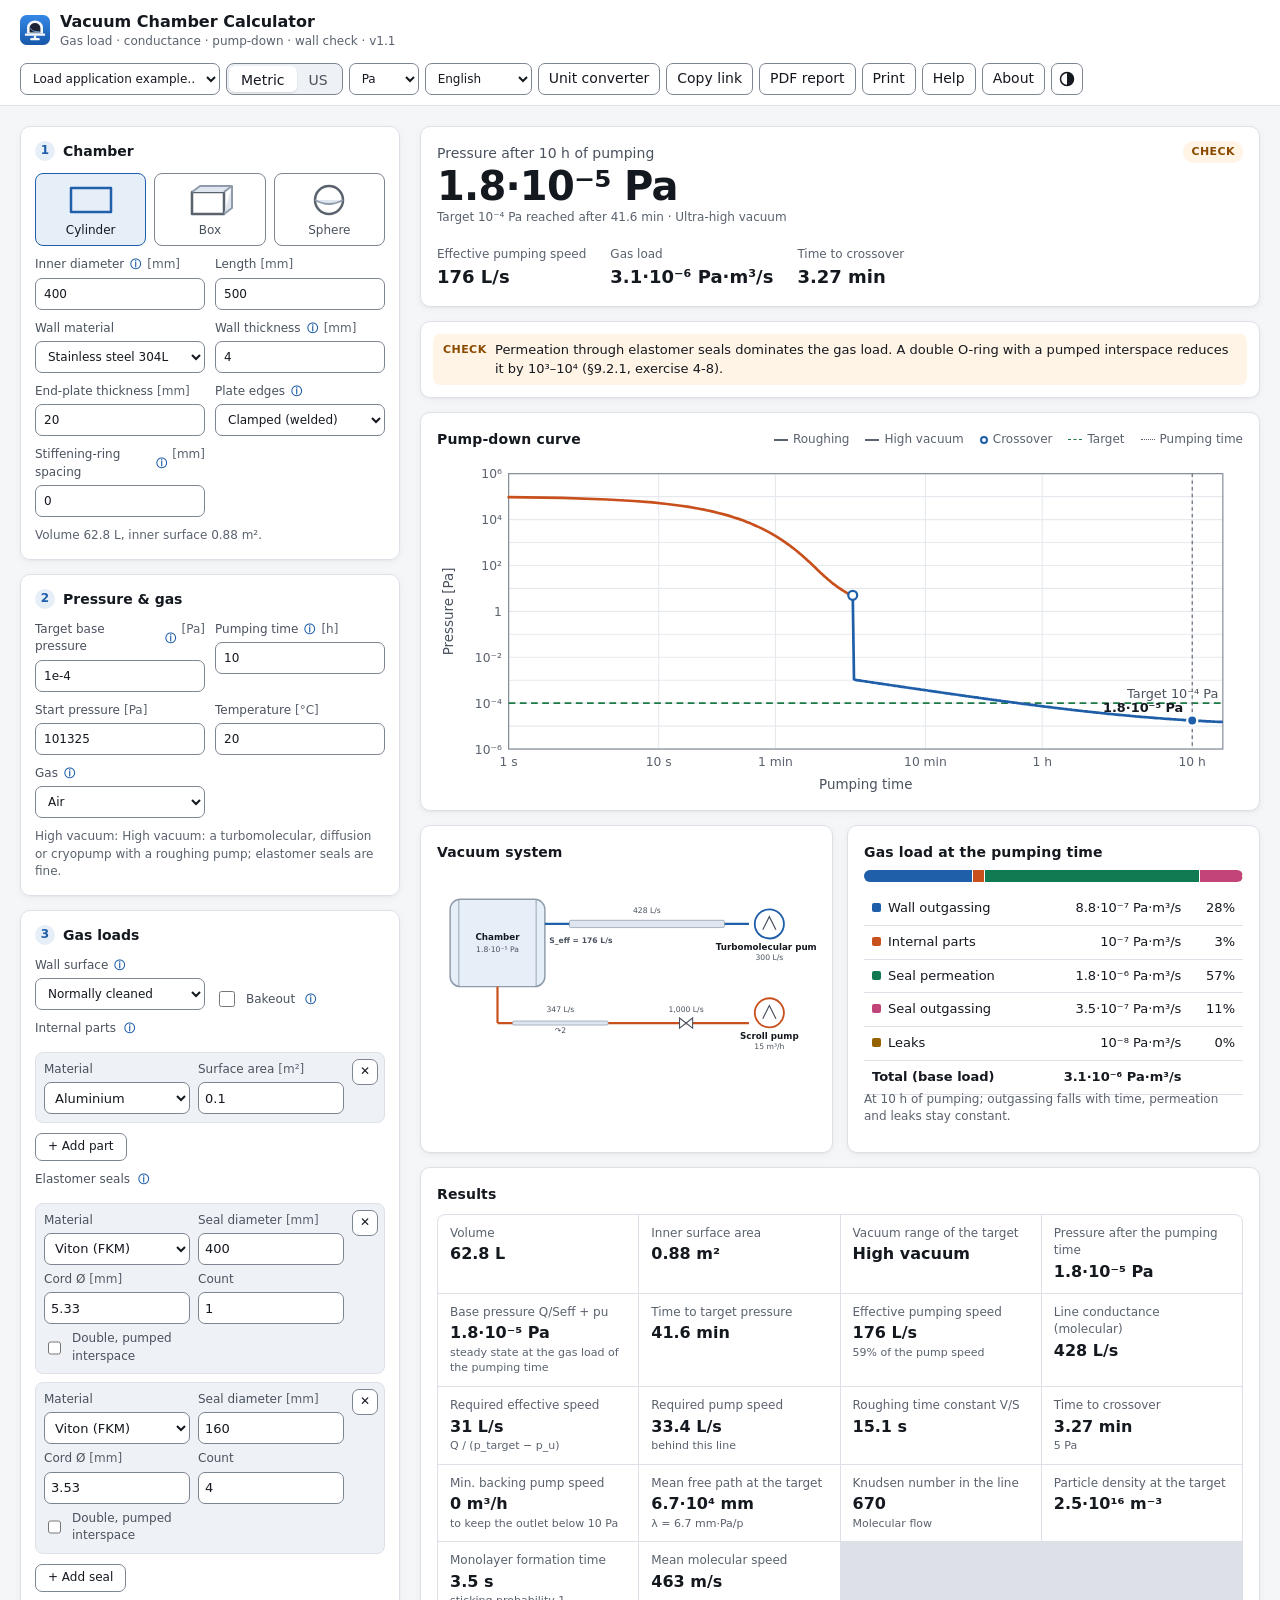
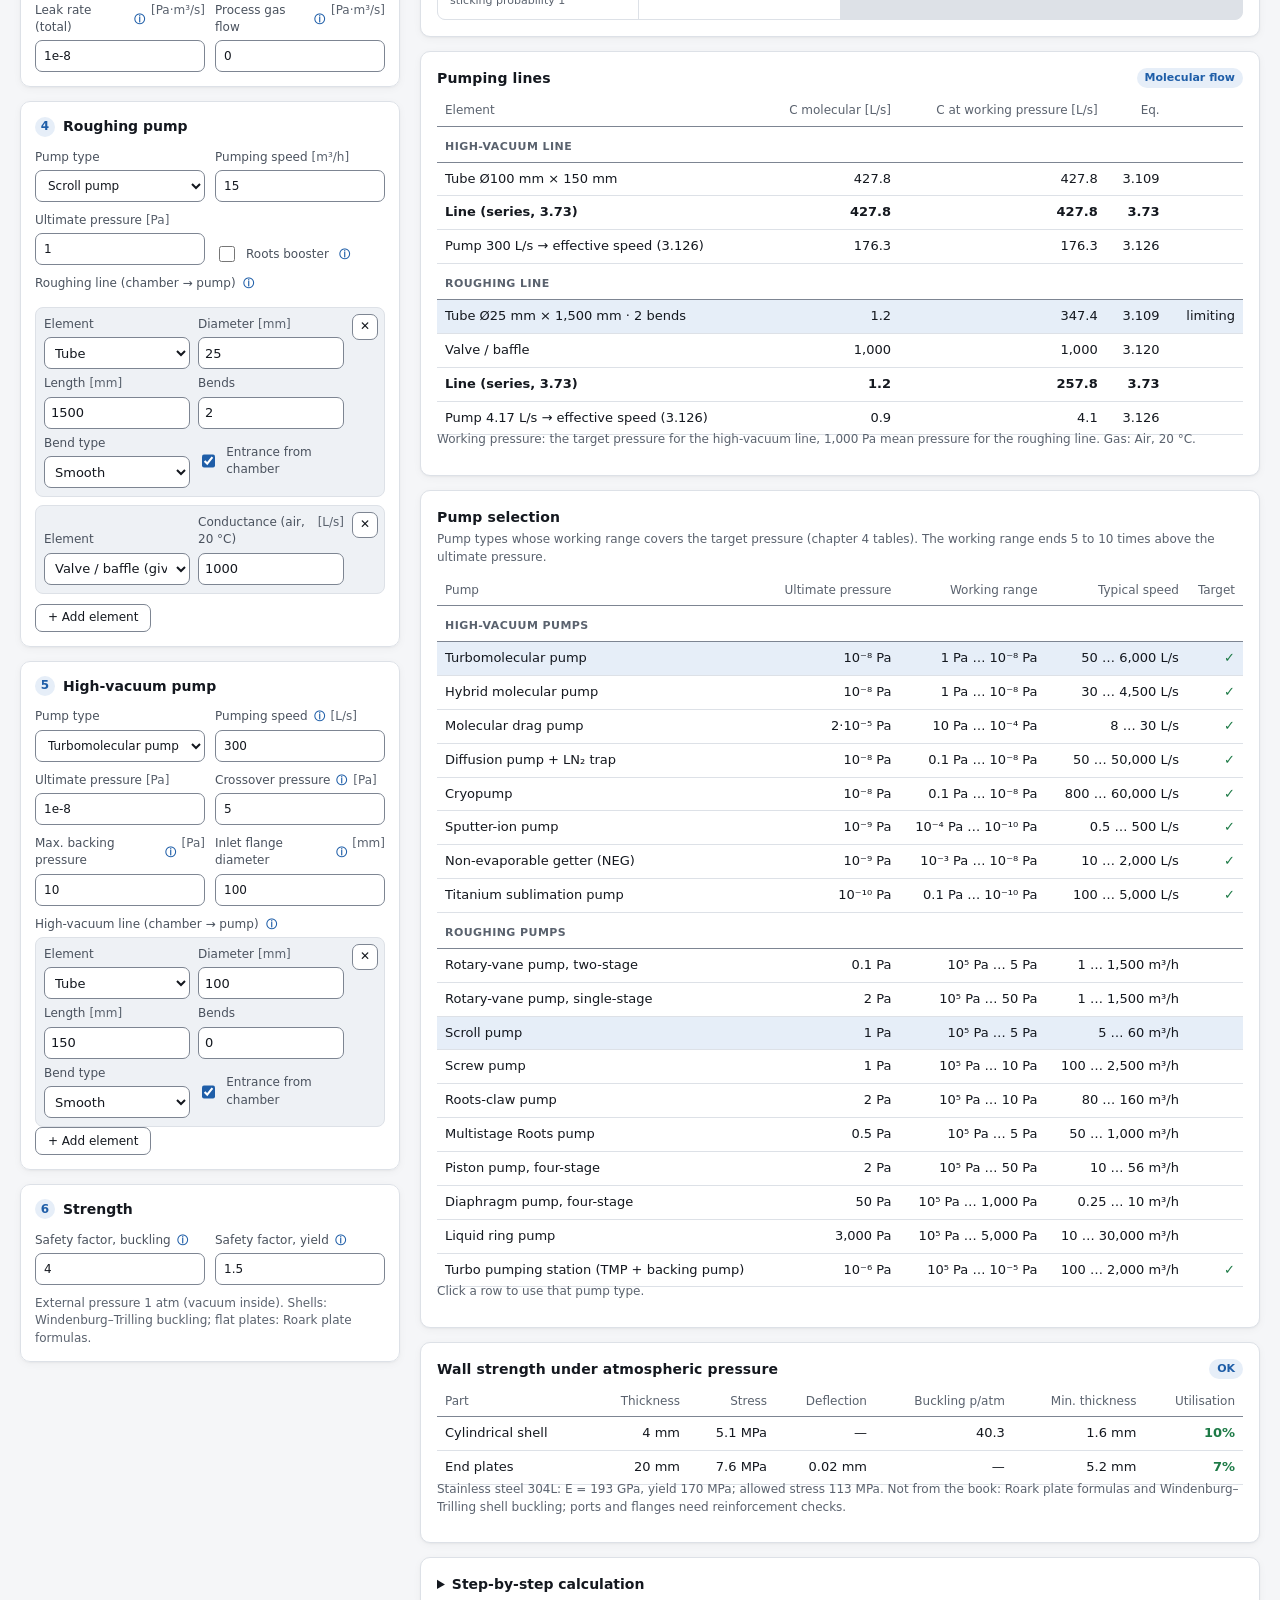
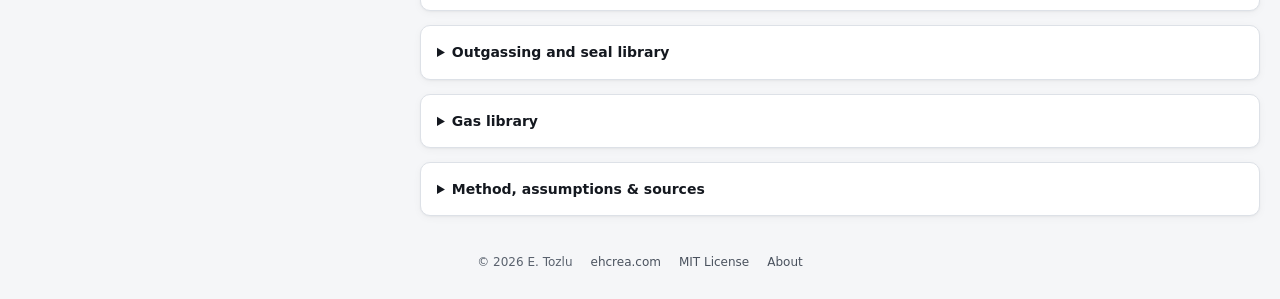
<file: index.html>
<!doctype html>
<html lang="en" data-page="en">
<head>
  <meta charset="utf-8">
  <meta name="viewport" content="width=device-width, initial-scale=1">
  <!-- seo: generated by tools/build-pages.js -->
  <title>Vacuum Chamber Calculator: pump-down time, gas load and conductance</title>
  <meta name="description" content="Free online vacuum chamber calculator: gas load from outgassing, permeation and leaks, conductance of pumping lines, effective pumping speed, pump-down time, pump selection and wall thickness. Metric or US units, PDF report.">
  <link rel="canonical" href="https://ehcrea.github.io/vacuum-chamber-calculator/">
  <link rel="alternate" hreflang="en" href="https://ehcrea.github.io/vacuum-chamber-calculator/">
  <link rel="alternate" hreflang="de" href="https://ehcrea.github.io/vacuum-chamber-calculator/de/">
  <link rel="alternate" hreflang="nl" href="https://ehcrea.github.io/vacuum-chamber-calculator/nl/">
  <link rel="alternate" hreflang="tr" href="https://ehcrea.github.io/vacuum-chamber-calculator/tr/">
  <link rel="alternate" hreflang="es" href="https://ehcrea.github.io/vacuum-chamber-calculator/es/">
  <link rel="alternate" hreflang="x-default" href="https://ehcrea.github.io/vacuum-chamber-calculator/">
  <meta property="og:type" content="website">
  <meta property="og:site_name" content="ehcrea">
  <meta property="og:title" content="Vacuum Chamber Calculator: pump-down time, gas load and conductance">
  <meta property="og:description" content="Free online vacuum chamber calculator: gas load from outgassing, permeation and leaks, conductance of pumping lines, effective pumping speed, pump-down time, pump selection and wall thickness. Metric or US units, PDF report.">
  <meta property="og:url" content="https://ehcrea.github.io/vacuum-chamber-calculator/">
  <meta property="og:image" content="https://ehcrea.github.io/vacuum-chamber-calculator/icons/og-image.png">
  <meta property="og:image:width" content="1200">
  <meta property="og:image:height" content="630">
  <meta property="og:image:alt" content="Vacuum Chamber Calculator: pump-down time, gas load and conductance">
  <meta property="og:locale" content="en_US">
  <meta property="og:locale:alternate" content="de_DE">
  <meta property="og:locale:alternate" content="nl_NL">
  <meta property="og:locale:alternate" content="tr_TR">
  <meta property="og:locale:alternate" content="es_ES">
  <meta name="twitter:card" content="summary_large_image">
  <meta name="twitter:title" content="Vacuum Chamber Calculator: pump-down time, gas load and conductance">
  <meta name="twitter:description" content="Free online vacuum chamber calculator: gas load from outgassing, permeation and leaks, conductance of pumping lines, effective pumping speed, pump-down time, pump selection and wall thickness. Metric or US units, PDF report.">
  <meta name="twitter:image" content="https://ehcrea.github.io/vacuum-chamber-calculator/icons/og-image.png">
  <script type="application/ld+json">{"@context":"https://schema.org","@type":"WebApplication","name":"Vacuum Chamber Calculator","alternateName":"Vacuum Chamber Calculator: pump-down time, gas load and conductance","url":"https://ehcrea.github.io/vacuum-chamber-calculator/","description":"Free online vacuum chamber calculator: gas load from outgassing, permeation and leaks, conductance of pumping lines, effective pumping speed, pump-down time, pump selection and wall thickness. Metric or US units, PDF report.","applicationCategory":"EngineeringApplication","operatingSystem":"Any (web browser)","browserRequirements":"Requires JavaScript","inLanguage":["en","de","nl","tr","es"],"isAccessibleForFree":true,"offers":{"@type":"Offer","price":"0","priceCurrency":"EUR"},"license":"https://opensource.org/licenses/MIT","image":"https://ehcrea.github.io/vacuum-chamber-calculator/icons/og-image.png","author":{"@type":"Person","name":"E. Tozlu","url":"https://erentozlu.com"},"publisher":{"@type":"Organization","name":"ehcrea","url":"https://ehcrea.com"},"codeRepository":"https://github.com/ehcrea/vacuum-chamber-calculator"}</script>
  <!-- /seo -->
  <link rel="icon" href="icons/favicon.svg" type="image/svg+xml">
  <link rel="icon" href="icons/favicon-32.png" sizes="32x32" type="image/png">
  <link rel="icon" href="icons/favicon-16.png" sizes="16x16" type="image/png">
  <link rel="apple-touch-icon" href="icons/app-icon-180.png" sizes="180x180">
  <link rel="manifest" href="manifest.webmanifest">
  <meta name="apple-mobile-web-app-capable" content="yes">
  <meta name="mobile-web-app-capable" content="yes">
  <meta name="apple-mobile-web-app-title" content="Vacuum">
  <meta name="apple-mobile-web-app-status-bar-style" content="default">
  <meta name="theme-color" content="#f5f6f8" media="(prefers-color-scheme: light)">
  <meta name="theme-color" content="#0f1216" media="(prefers-color-scheme: dark)">
  <link rel="stylesheet" href="css/style.css?v=6">
  <script>
    // Apply the saved theme before first paint to avoid a flash.
    try { const t = (localStorage.getItem('ehcrea.theme') || localStorage.getItem('vacuum.theme')); if (t === 'light' || t === 'dark') document.documentElement.setAttribute('data-theme', t); } catch (e) { /* storage unavailable */ }
  </script>
</head>
<body>
  <header class="topbar">
    <div class="brand">
      <img class="logo" src="icons/favicon.svg" alt="" width="30" height="30">
      <div>
        <h1>Vacuum Chamber Calculator</h1>
        <p class="subtitle">Gas load · conductance · pump-down · wall check · v1.1</p>
      </div>
    </div>
    <div class="toolbar">
      <label class="preset">
        <span class="sr-only">Application example</span>
        <select id="preset" aria-label="Application example">
          <option value="">Load application example…</option>
        </select>
      </label>
      <div class="seg" role="radiogroup" aria-label="Unit system" id="units">
        <button type="button" role="radio" data-units="SI" aria-checked="true">Metric</button>
        <button type="button" role="radio" data-units="IMP" aria-checked="false">US</button>
      </div>
      <label class="lang">
        <span class="sr-only">Pressure unit</span>
        <select id="punit" aria-label="Pressure unit">
          <option value="Pa">Pa</option>
          <option value="mbar">mbar</option>
          <option value="Torr">Torr</option>
        </select>
      </label>
      <label class="lang">
        <span class="sr-only">Language</span>
        <select id="lang" aria-label="Language"></select>
      </label>
      <button type="button" class="btn" id="converter-open" title="Open the unit converter">Unit converter</button>
      <button type="button" class="btn" id="share" title="Copy a link containing this design">Copy link</button>
      <button type="button" class="btn" id="pdf" title="Download a PDF design report">PDF report</button>
      <button type="button" class="btn" id="print" title="Print this page">Print</button>
      <button type="button" class="btn" id="help-open" title="How to use this calculator">Help</button>
      <button type="button" class="btn" id="about-open" title="About this calculator">About</button>
      <button type="button" class="btn btn-icon" id="theme" title="Toggle light/dark theme" aria-label="Toggle theme">
        <svg width="16" height="16" viewBox="0 0 16 16" aria-hidden="true"><circle cx="8" cy="8" r="6.5" fill="none" stroke="currentColor" stroke-width="1.5"></circle><path d="M8 1.5a6.5 6.5 0 0 1 0 13z" fill="currentColor"></path></svg>
      </button>
    </div>
  </header>

  <main class="layout">
    <!-- ================= INPUTS ================= -->
    <form class="inputs" id="form" autocomplete="off" novalidate>
      <fieldset>
        <legend><span class="step">1</span>Chamber</legend>
        <div class="layout-picker" role="radiogroup" aria-label="Chamber shape" id="shape-picker">
          <button type="button" role="radio" data-shape="cyl" aria-checked="true">
            <svg viewBox="0 0 60 36" aria-hidden="true"><path d="M10 6H50V30H10Z"/><path class="metal" d="M10 6V30M50 6V30"/></svg>
            <span>Cylinder</span>
          </button>
          <button type="button" role="radio" data-shape="box" aria-checked="false">
            <svg viewBox="0 0 60 36" aria-hidden="true"><path d="M12 10H44V32H12Z"/><path class="metal" d="M12 10L20 4H52L44 10M52 4V26L44 32"/></svg>
            <span>Box</span>
          </button>
          <button type="button" role="radio" data-shape="sphere" aria-checked="false">
            <svg viewBox="0 0 60 36" aria-hidden="true"><circle cx="30" cy="18" r="14" fill="none" stroke="currentColor"/><path class="metal" d="M16 18Q30 26 44 18"/></svg>
            <span>Sphere</span>
          </button>
        </div>
        <div class="grid2">
          <label data-show="cyl sphere"><span class="lt">Inner diameter <span class="tip" tabindex="0" title="Inside diameter of the shell.">ⓘ</span></span> <span class="u" data-unit="length"></span><input type="number" step="any" min="0" data-key="D" data-q="length"></label>
          <label data-show="cyl box">Length <span class="u" data-unit="length"></span><input type="number" step="any" min="0" data-key="L" data-q="length"></label>
          <label data-show="box">Width <span class="u" data-unit="length"></span><input type="number" step="any" min="0" data-key="W" data-q="length"></label>
          <label data-show="box">Height <span class="u" data-unit="length"></span><input type="number" step="any" min="0" data-key="H" data-q="length"></label>
        </div>
        <div class="grid2">
          <label>Wall material
            <select data-key="wallMat" id="wallMat"></select>
          </label>
          <label><span class="lt">Wall thickness <span class="tip" tabindex="0" title="Thickness of the shell (cylinder, sphere) or of the side walls and bottom (box).">ⓘ</span></span> <span class="u" data-unit="length"></span><input type="number" step="any" min="0" data-key="tw" data-q="length"></label>
          <label data-show="cyl box"><span class="lt" id="te-label">End-plate thickness</span> <span class="u" data-unit="length"></span><input type="number" step="any" min="0" data-key="te" data-q="length"></label>
          <label data-show="cyl box"><span class="lt">Plate edges <span class="tip" tabindex="0" title="Welded or thick flanged edges act as clamped; bolted covers on an O-ring are closer to simply supported.">ⓘ</span></span>
            <select data-key="edge">
              <option value="fixed">Clamped (welded)</option>
              <option value="simple">Simply supported (bolted)</option>
            </select>
          </label>
          <label data-show="cyl"><span class="lt">Stiffening-ring spacing <span class="tip" tabindex="0" title="Distance between circumferential stiffening rings. 0 = no rings, the unsupported length is the cylinder length.">ⓘ</span></span> <span class="u" data-unit="length"></span><input type="number" step="any" min="0" data-key="stiff" data-q="length"></label>
        </div>
        <p class="hint" id="geo-hint"></p>
      </fieldset>

      <fieldset>
        <legend><span class="step">2</span>Pressure &amp; gas</legend>
        <div class="grid2">
          <label><span class="lt">Target base pressure <span class="tip" tabindex="0" title="Pressure the chamber must reach (without process gas). Its vacuum range decides the pump type and the seals.">ⓘ</span></span> <span class="u" data-unit="pressure"></span><input type="number" step="any" min="0" data-key="target" data-q="pressure"></label>
          <label><span class="lt">Pumping time <span class="tip" tabindex="0" title="Time after the start of pumping at which the pressure and the outgassing load are evaluated. Outgassing falls roughly as 1/t, so a longer pumping time gives a lower pressure.">ⓘ</span></span> <span class="u" data-unit="time"></span><input type="number" step="any" min="0" data-key="tEval" data-q="time"></label>
          <label>Start pressure <span class="u" data-unit="pressure"></span><input type="number" step="any" min="0" data-key="p0" data-q="pressure"></label>
          <label>Temperature <span class="u" data-unit="temp"></span><input type="number" step="any" data-key="T" data-q="temp"></label>
          <label><span class="lt">Gas <span class="tip" tabindex="0" title="Gas used for the conductances, mean free path and flow regime. Outgassing of unbaked systems is mostly water vapour, air leaks are air.">ⓘ</span></span>
            <select data-key="gas" id="gas"></select>
          </label>
        </div>
        <p class="hint" id="range-hint"></p>
      </fieldset>

      <fieldset>
        <legend><span class="step">3</span>Gas loads</legend>
        <div class="grid2">
          <label><span class="lt">Wall surface <span class="tip" tabindex="0" title="Outgassing of metal walls after 1 h of pumping (figure 10.1): ultraclean 10⁻⁶, normally cleaned 10⁻⁵, rusty 10⁻⁴ Pa·m³/(s·m²), falling as 1/t.">ⓘ</span></span>
            <select data-key="surface">
              <option value="clean">Ultraclean</option>
              <option value="normal">Normally cleaned</option>
              <option value="rusty">Rusty / dirty</option>
              <option value="none">Ignore outgassing</option>
            </select>
          </label>
          <label class="check"><input type="checkbox" data-key="baked"> Bakeout <span class="tip" tabindex="0" title="After the bakeout the outgassing drops to the baked values of appendix D (10⁻⁹–10⁻¹¹ Pa·m³/(s·m²) for stainless steel).">ⓘ</span></label>
          <label data-show="baked">Bakeout temperature <span class="u" data-unit="temp"></span><input type="number" step="any" data-key="bakeT" data-q="temp"></label>
          <label data-show="baked"><span class="lt">Bakeout ends after <span class="tip" tabindex="0" title="Time from the start of pumping until the bakeout has finished and the chamber is back at room temperature. Before that the unbaked outgassing applies.">ⓘ</span></span> <span class="u" data-unit="time"></span><input type="number" step="any" min="0" data-key="bakeH" data-q="hours"></label>
        </div>
        <div class="mini-label">Internal parts <span class="tip" tabindex="0" title="Fixtures, cables, insulation, samples inside the chamber: their surface outgasses as well. Choose Custom to enter your own rate.">ⓘ</span></div>
        <div class="rows" id="comps"></div>
        <button type="button" class="btn btn-small" id="add-comp">+ Add part</button>
        <div class="mini-label">Elastomer seals <span class="tip" tabindex="0" title="O-rings: gas permeates through the rubber from the atmosphere (permeation ∝ length), and the exposed rubber outgasses. A double O-ring with a pumped interspace lowers the pressure difference.">ⓘ</span></div>
        <div class="rows" id="seals"></div>
        <button type="button" class="btn btn-small" id="add-seal">+ Add seal</button>
        <div class="grid2">
          <label><span class="lt">Leak rate (total) <span class="tip" tabindex="0" title="Allowed total leak rate of the welds, feedthroughs and seals. A good helium leak test reaches 10⁻¹⁰ Pa·m³/s per joint.">ⓘ</span></span> <span class="u" data-unit="throughput"></span><input type="number" step="any" min="0" data-key="leak" data-q="throughput"></label>
          <label><span class="lt">Process gas flow <span class="tip" tabindex="0" title="Gas let in during operation (sputter gas, leak valve). It sets the working pressure and the backing-pump size, not the base pressure.">ⓘ</span></span> <span class="u" data-unit="throughput"></span><input type="number" step="any" min="0" data-key="process" data-q="throughput"></label>
        </div>
      </fieldset>

      <fieldset>
        <legend><span class="step">4</span>Roughing pump</legend>
        <div class="grid2">
          <label>Pump type
            <select data-key="roughType" id="roughType"></select>
          </label>
          <label>Pumping speed <span class="u" data-unit="roughS"></span><input type="number" step="any" min="0" data-key="roughS" data-q="roughS"></label>
          <label>Ultimate pressure <span class="u" data-unit="pressure"></span><input type="number" step="any" min="0" data-key="roughPu" data-q="pressure"></label>
          <label class="check"><input type="checkbox" data-key="boosterOn"> Roots booster <span class="tip" tabindex="0" title="A Roots pump in series raises the speed between about 10³ and 10⁻¹ Pa (§4.6).">ⓘ</span></label>
          <label data-show="booster">Roots speed <span class="u" data-unit="roughS"></span><input type="number" step="any" min="0" data-key="boosterS" data-q="roughS"></label>
          <label data-show="booster">Roots switch-on below <span class="u" data-unit="pressure"></span><input type="number" step="any" min="0" data-key="boosterP" data-q="pressure"></label>
        </div>
        <div class="mini-label">Roughing line (chamber → pump) <span class="tip" tabindex="0" title="Tubes, valves and orifices in series between the chamber and the roughing pump.">ⓘ</span></div>
        <div class="rows" id="roughLine"></div>
        <button type="button" class="btn btn-small" data-add-line="roughLine">+ Add element</button>
      </fieldset>

      <fieldset>
        <legend><span class="step">5</span>High-vacuum pump</legend>
        <div class="grid2">
          <label>Pump type
            <select data-key="hvType" id="hvType"></select>
          </label>
          <label data-show="hv"><span class="lt">Pumping speed <span class="tip" tabindex="0" title="Inlet pumping speed for the selected gas, from the data sheet.">ⓘ</span></span> <span class="u" data-unit="speed"></span><input type="number" step="any" min="0" data-key="hvS" data-q="speed"></label>
          <label data-show="hv">Ultimate pressure <span class="u" data-unit="pressure"></span><input type="number" step="any" min="0" data-key="hvPu" data-q="pressure"></label>
          <label data-show="hv"><span class="lt">Crossover pressure <span class="tip" tabindex="0" title="Pressure at which the roughing valve closes and the high-vacuum valve opens.">ⓘ</span></span> <span class="u" data-unit="pressure"></span><input type="number" step="any" min="0" data-key="hvCross" data-q="pressure"></label>
          <label data-show="backed"><span class="lt">Max. backing pressure <span class="tip" tabindex="0" title="Highest fore-vacuum pressure at the pump outlet: about 10 Pa for turbo pumps, the critical backing pressure (≈20 Pa) for diffusion pumps.">ⓘ</span></span> <span class="u" data-unit="pressure"></span><input type="number" step="any" min="0" data-key="hvBacking" data-q="pressure"></label>
          <label data-show="hv"><span class="lt">Inlet flange diameter <span class="tip" tabindex="0" title="The molecular conductance of the inlet opening limits the speed that any pump on this flange can have (exercise 4-5).">ⓘ</span></span> <span class="u" data-unit="length"></span><input type="number" step="any" min="0" data-key="hvFlange" data-q="length"></label>
        </div>
        <div data-show="hv">
          <div class="mini-label">High-vacuum line (chamber → pump) <span class="tip" tabindex="0" title="Ports, valves, baffles and traps in series between the chamber and the high-vacuum pump.">ⓘ</span></div>
          <div class="rows" id="hvLine"></div>
          <button type="button" class="btn btn-small" data-add-line="hvLine">+ Add element</button>
        </div>
      </fieldset>

      <fieldset>
        <legend><span class="step">6</span>Strength</legend>
        <div class="grid2">
          <label><span class="lt">Safety factor, buckling <span class="tip" tabindex="0" title="Ratio of the elastic buckling pressure to the atmospheric load. Thin shells are imperfection-sensitive: 3 to 5 is usual.">ⓘ</span></span><input type="number" step="any" min="1" data-key="sfB" data-q="num"></label>
          <label><span class="lt">Safety factor, yield <span class="tip" tabindex="0" title="Allowed stress = yield strength / safety factor.">ⓘ</span></span><input type="number" step="any" min="1" data-key="sfY" data-q="num"></label>
        </div>
        <p class="hint">External pressure 1 atm (vacuum inside). Shells: Windenburg–Trilling buckling; flat plates: Roark plate formulas.</p>
      </fieldset>
    </form>

    <!-- ================= RESULTS ================= -->
    <section class="results" aria-live="polite">
      <div class="card hero" id="hero">
        <div class="hero-main">
          <div class="hero-label" id="hero-label">Pressure after the pumping time</div>
          <div class="hero-value" id="hero-value">—</div>
          <div class="hero-sub" id="hero-sub"></div>
        </div>
        <dl class="hero-side" id="hero-side"></dl>
        <div class="status-chip" id="status-chip"></div>
      </div>

      <div class="card issues" id="issues" hidden></div>

      <div class="card">
        <div class="card-head"><h2 id="chart-title">Pump-down curve</h2><span class="legend-key" id="chart-legend"></span></div>
        <div class="drawing chart" id="chart"></div>
      </div>

      <div class="grid-cards">
        <div class="card">
          <div class="card-head"><h2>Vacuum system</h2></div>
          <div class="drawing" id="schematic"></div>
        </div>
        <div class="card">
          <div class="card-head"><h2>Gas load at the pumping time</h2></div>
          <div id="loads"></div>
        </div>
      </div>

      <div class="card">
        <h2>Results</h2>
        <div class="metrics" id="metrics"></div>
      </div>

      <div class="card">
        <div class="card-head"><h2>Pumping lines</h2><span class="badge" id="line-badge"></span></div>
        <div class="table-wrap" id="line-table"></div>
      </div>

      <div class="card">
        <div class="card-head"><h2>Pump selection</h2></div>
        <p class="card-note">Pump types whose working range covers the target pressure (chapter 4 tables). The working range ends 5 to 10 times above the ultimate pressure.</p>
        <div class="table-wrap" id="pump-table"></div>
      </div>

      <div class="card">
        <div class="card-head"><h2>Wall strength under atmospheric pressure</h2><span class="badge" id="struct-badge"></span></div>
        <div class="table-wrap" id="struct-table"></div>
      </div>

      <details class="card lib" id="steps-card">
        <summary>Step-by-step calculation</summary>
        <div class="steps" id="steps"></div>
      </details>

      <details class="card lib">
        <summary>Outgassing and seal library</summary>
        <p class="card-note">Typical values from the book (figures 10.1–10.3, tables 10.1–10.2, appendix D). Real rates depend on cleaning, history and pumping time; measure for critical systems.</p>
        <div class="table-wrap" id="outg-table"></div>
        <p class="card-note" data-i18n-html="nasa"><!--i18n:nasa-->Screening other materials? <a href="https://etd.gsfc.nasa.gov/capabilities/outgassing-database/" target="_blank" rel="noopener">NASA's outgassing database</a> lists TML and CVCM (ASTM E595: 24 h at 125 °C in vacuum) for thousands of polymers, adhesives and cables. A common acceptance limit is TML ≤ 1 % and CVCM ≤ 0.1 %. These are mass-loss percentages, not outgassing rates, so use them to choose materials and take the rates for the calculator from the table above or from measurements.<!--/i18n:nasa--></p>
        <div class="table-wrap" id="seal-table"></div>
      </details>

      <details class="card lib">
        <summary>Gas library</summary>
        <div class="table-wrap" id="gas-table"></div>
      </details>

      <details class="card notes">
        <summary>Method, assumptions &amp; sources</summary>
        <div class="notes-body" data-i18n-html="notes"><!--i18n:notes--><ul>
<li><b>Source.</b> Formulas and data from <i>Vacuum Science and Technology</i> (Suurmeijer, Mulder, Verhoeven): kinetic gas theory (ch. 1), gas flow and conductance (ch. 3), pumps and pumping systems (ch. 4), seals (ch. 9), materials, outgassing and permeation (ch. 10, appendix D). The calculator reproduces the worked example of §3.17 and exercises 3-1, 3-2, 3-3, 4-5, 4-6, 4-8 and 4-17 (see the tests in the repository).</li>
<li><b>Conductance.</b> Molecular flow: orifice (3.97), short tubes with the Clausing factor 4d/(4d + 3l) (3.109–3.110), long tubes (3.107), rectangular ducts (3.112–3.114), annular gaps (3.105, 3.116) and bends as extra length α·d (3.118). Viscous flow: Poiseuille (3.89, 3.91, 3.93). Transition: the empirical f(d·p) of (3.123) written in d/λ so it applies to every gas; orifices are interpolated between molecular and choked flow (assumption). Conductances scale with √(T/M) (3.120).</li>
<li><b>Gas loads.</b> Metals: q = q₁ₕ·(1 h/t) with 10⁻⁶, 10⁻⁵ or 10⁻⁴ Pa·m³/(s·m²) at 1 h (figure 10.1, table 10.1); polymers and ceramics per figure 10.2 (≈1/t^0.6–0.85); after bakeout the values of appendix D. Permeation through O-rings Q = P(T)·Δp·F·πD with the Arrhenius fit of figure 10.3 and a seal geometry factor F = 2, which reproduces the Viton example of §4.11.1 and exercise 4-8. A double O-ring with pumped interspace sees only the interspace pressure (§9.2.1).</li>
<li><b>Pump-down.</b> V·dp/dt = Q(t) − S_eff·(p − p_u), integrated with exponential steps (7.4, 7.7); pump speed falls as S₀·(1 − p_u/p) (7.8), the throughput is limited by choked flow through the narrowest section of the line, an optional Roots pump takes over below its switch-on pressure, and the high-vacuum pump at the crossover pressure. The 1/t outgassing law is extrapolated beyond its tens of hours of validity with a warning.</li>
<li><b>Pumps.</b> Ultimate pressures, working ranges and typical speeds from the tables of chapter 4; the working range ends 5 to 10 times above the ultimate pressure. Backing pump: S_b ≥ Q_max/p_b,max (exercises 4-3, 4-6).</li>
<li><b>Wall strength (not in the book).</b> Cylinders: Windenburg–Trilling elastic buckling with the long-cylinder limit 2E/(1−ν²)·(t/D)³; spheres: 0.25·E·(t/Rₒ)², a lower bound that, with the default safety factor 4, equals the elastic allowable pressure of ASME VIII-1 UG-28(d); flat plates under 1 atm: Roark's formulas for clamped or simply supported rectangular and circular plates. Ports, flanges, welds and stiffeners need a separate check to the applicable pressure-vessel code.</li>
<li><b>Not included.</b> Gas mixtures and partial pressures, pump speed curves from data sheets, compression ratio of turbo pumps, desorption peaks during bakeout, diffusion-limited outgassing, virtual leaks, conductance of complex geometries (use a fixed conductance element), thermal transpiration.</li>
<li><b>Verification against other sources.</b> Besides the book examples, the tests compare the calculator with standard handbook values for air at 20 °C (orifice 11.6 L/s per cm², long tube 12.1·d³/l, Poiseuille 135·d⁴·p̄/l, choked orifice ≈ 20 L/s per cm²; d and l in cm, p̄ in mbar): all agree within 1 %. Cylinder buckling agrees within 5 % with the von Mises formula of EN 13445-3. Known deviation: the book's short-tube factor 4d/(4d + 3l) is up to about 11 % higher than the exact Clausing values, so short-tube conductances are slightly optimistic.</li>
</ul><!--/i18n:notes--></div>
      </details>
    </section>
  </main>

  <footer class="site-footer">
    <span>© 2026 E. Tozlu</span>
    <a href="https://ehcrea.com" target="_blank" rel="noopener">ehcrea.com</a>
    <a href="https://github.com/ehcrea/vacuum-chamber-calculator/blob/main/LICENSE" target="_blank" rel="noopener">MIT License</a>
    <a href="#about" id="about-link">About</a>
  </footer>

  <dialog class="about" id="about" aria-labelledby="about-title">
    <form method="dialog"><button class="btn btn-icon about-close" title="Close" aria-label="Close">✕</button></form>
    <div data-i18n-html="about"><!--i18n:about--><div class="about-head"><img src="icons/favicon.svg" alt=""><div><h2 id="about-title">Vacuum Chamber Calculator</h2><p>Version 1.1 · by E. Tozlu</p></div></div>
<p>A free, browser-based tool for designing a vacuum chamber and its pumping system. It adds up the gas load from outgassing, permeation through seals and leaks, calculates the conductance of the pumping lines and the effective pumping speed, simulates the pump-down from atmosphere and checks the walls against collapse. All calculations run in your browser.</p>
<p>The formulas, material data and worked examples come from the textbook <i>Vacuum Science and Technology</i> by Bart Suurmeijer, Theo Mulder and Jan Verhoeven; equation numbers in the step-by-step calculation refer to it. The wall check uses Roark's plate formulas and the Windenburg–Trilling buckling formula. Not affiliated with or endorsed by the authors or publisher.</p>
<p>Made by E. Tozlu. More engineering tools and projects at <a href="https://ehcrea.com" target="_blank" rel="noopener">ehcrea.com</a>.</p>
<p>Open source under the <a href="https://github.com/ehcrea/vacuum-chamber-calculator/blob/main/LICENSE" target="_blank" rel="noopener">MIT License</a>; the source code is on <a href="https://github.com/ehcrea/vacuum-chamber-calculator" target="_blank" rel="noopener">GitHub</a>.</p>
<div class="about-social"><span class="about-social-label">Follow ehcrea.studio</span><a class="social-link" href="https://www.instagram.com/ehcrea.studio" target="_blank" rel="noopener" aria-label="ehcrea.studio on Instagram (opens in a new tab)"><svg viewBox="0 0 24 24" width="18" height="18" aria-hidden="true" focusable="false"><rect x="3" y="3" width="18" height="18" rx="5" fill="none" stroke="currentColor" stroke-width="2"/><circle cx="12" cy="12" r="4" fill="none" stroke="currentColor" stroke-width="2"/><circle cx="17.5" cy="6.5" r="1.3" fill="currentColor"/></svg><span>Instagram</span></a><a class="social-link" href="https://www.facebook.com/ehcrea.studio" target="_blank" rel="noopener" aria-label="ehcrea.studio on Facebook (opens in a new tab)"><svg viewBox="0 0 24 24" width="18" height="18" aria-hidden="true" focusable="false"><path fill="currentColor" d="M13.5 21v-7.5h2.6l.4-3h-3V8.6c0-.9.3-1.5 1.5-1.5h1.6V4.4c-.3 0-1.2-.1-2.3-.1-2.3 0-3.8 1.4-3.8 3.9v2.3H7.9v3h2.6V21h3z"/></svg><span>Facebook</span></a></div><div class="about-support"><p><strong>Enjoying the vacuum calculator?</strong> It is free for everyone and I keep adding features in my spare time. If it saved you time on a chamber design or helped you learn, you can support its development on Patreon. Every contribution, big or small, helps me keep building new engineering tools. Thank you!</p><a class="btn-support" href="https://www.patreon.com/ehcrea" target="_blank" rel="noopener"><span aria-hidden="true">♥</span> Support me on Patreon</a></div>
<p class="about-meta"><strong>Disclaimer.</strong> Results are engineering estimates for concept design, not a certified calculation. The calculations reproduce the book's worked examples and were cross-checked against standard handbook values and the elastic buckling formula of EN 13445-3 (see the notes below the results). Known limits: the book's short-tube Clausing factor gives conductances up to about 11 % higher than exact values; outgassing and permeation data vary by an order of magnitude with material batch, cleaning and history; pump data are typical values, so use the manufacturer's curves for the actual pump. Verify critical systems by measurement and have pressure-bearing parts, ports and welds checked to the applicable code (e.g. ASME VIII-1 or EN 13445). The tool is provided as is, without any warranty; use it at your own risk.</p><!--/i18n:about--></div>
  </dialog>

  <dialog class="about help" id="help" aria-labelledby="help-title">
    <form method="dialog"><button class="btn btn-icon about-close" title="Close" aria-label="Close">✕</button></form>
    <div data-i18n-html="help"><!--i18n:help--><h2 id="help-title">How to use the Vacuum Chamber Calculator</h2>
<p>New here? Pick an example from <b>Load application example…</b> in the toolbar, then change one value at a time and watch the pump-down curve.</p>
<h3>Six steps</h3>
<ol>
<li><b>Chamber</b>: shape, inner dimensions, wall material and thicknesses.</li>
<li><b>Pressure &amp; gas</b>: the base pressure you need, the pumping time at which it must be reached, the gas and the temperature.</li>
<li><b>Gas loads</b>: wall cleanliness and bakeout, internal parts with their surface area, the elastomer seals (O-rings) and the allowed leak rate. A process gas flow only counts in operation.</li>
<li><b>Roughing pump</b> and its line from the chamber, optionally with a Roots booster.</li>
<li><b>High-vacuum pump</b> with its speed, crossover and backing pressure, and the line (ports, valves, baffles) between chamber and pump.</li>
<li><b>Strength</b>: safety factors for the atmospheric load on the walls.</li>
</ol>
<h3>Key ideas</h3>
<dl>
<dt>Gas load Q</dt><dd>Gas entering the chamber per second [Pa·m³/s]. Below about 10⁻² Pa it is dominated by outgassing (mostly water vapour), which falls roughly as 1/t.</dd>
<dt>Conductance C</dt><dd>How easily gas flows through a tube or orifice. In molecular flow it depends only on geometry and gas, not on pressure. Elements in series add as 1/C = Σ1/Cᵢ.</dd>
<dt>Effective speed</dt><dd>S_eff = S·C/(S + C): the speed that actually reaches the chamber. A pump much larger than the line conductance is wasted.</dd>
<dt>Base pressure</dt><dd>p = Q/S_eff + p_u: gas load divided by the effective speed, plus the ultimate pressure of the pump.</dd>
<dt>Flow regime</dt><dd>Knudsen number Kn = λ/d: viscous below 0.01, molecular above 1. Roughing is mostly viscous, high vacuum molecular.</dd>
</dl>
<h3>Reading the results</h3>
<ul>
<li>The chip shows <b>OK</b>, <b>Check</b> or <b>Problem</b>; each message says what to change and cites the section of the book.</li>
<li>The pump-down curve shows roughing (orange) and high vacuum (blue), the crossover point, the target and the pumping time.</li>
<li><b>Pumping lines</b> lists every element; the limiting element is highlighted. <b>Pump selection</b> marks the pump types that suit the target; click a row to use one.</li>
<li><b>Step-by-step calculation</b> writes out all formulas with their equation numbers. <b>Copy link</b> saves the design in a link; <b>PDF report</b> creates a printable report.</li>
</ul>
<h3>Free reading for students</h3>
<p>All sources below are free to read online (in English) and are listed roughly from introductory to advanced.</p>
<ul class="reading">
<li><a href="https://www.leybold.com/en-us/knowledge/vacuum-fundamentals" target="_blank" rel="noopener">Leybold – Fundamentals of Vacuum Technology</a>: an introduction from gas physics to pumps, gauges and leak detection; also available as a free e-book.</li>
<li><a href="https://www.pfeiffervacuum.com/global/en/knowledge/vacuum-technology" target="_blank" rel="noopener">Pfeiffer Vacuum – The Vacuum Technology Book</a>: basic calculations (pressure, gas flow, conductance, pump-down time), components, pumps and measurement.</li>
<li><a href="https://arxiv.org/abs/2006.01464" target="_blank" rel="noopener">E. Al-Dmour – Fundamentals of Vacuum Physics and Technology</a>: CERN Accelerator School lecture (2020): kinetic gas theory, gas flow and the main gas sources in a compact form.</li>
<li><a href="https://arxiv.org/abs/1404.0960" target="_blank" rel="noopener">P. Chiggiato – Vacuum Technology for Ion Sources</a>: CERN Accelerator School lecture (2014): flow regimes, conductances, pump selection and an electrical analogy for pump-down.</li>
<li><a href="https://arxiv.org/abs/2105.07675" target="_blank" rel="noopener">M. Seidel – Accelerator Vacuum</a>: CERN Accelerator School lecture (2021): pressure profiles along long tubes – why many systems are limited by conductance.</li>
<li><a href="https://arxiv.org/abs/2006.07124" target="_blank" rel="noopener">P. Chiggiato – Outgassing Properties of Vacuum Materials for Particle Accelerators</a>: CERN Accelerator School lecture (2020): why surfaces release gas, the role of water vapour and bakeout, material choice; background to the 1/t law.</li>
<li><a href="https://etd.gsfc.nasa.gov/capabilities/outgassing-database/" target="_blank" rel="noopener">NASA – Outgassing Data for Selecting Spacecraft Materials</a>: free searchable database of thousands of materials (adhesives, elastomers, plastics, tapes, cables) tested to ASTM E595. It reports TML (total mass loss, %) and CVCM (collected volatile condensable material, %), screening values for material selection; they are not outgassing rates and cannot be entered in the calculator directly.</li>
<li><a href="https://arxiv.org/abs/2006.01574" target="_blank" rel="noopener">V. Baglin – Cryopumping and Vacuum Systems</a>: CERN Accelerator School lecture (2020): capture and cryopumps, applied to a large real system (LHC).</li>
<li><a href="https://ntrs.nasa.gov/citations/20205011530" target="_blank" rel="noopener">NASA SP-8007 – Buckling of Thin-Walled Circular Cylinders (2020)</a>: NASA design guideline on shell buckling and knock-down factors; background to the wall-strength check.</li>
<li>Short definitions on Wikipedia: <a href="https://en.wikipedia.org/wiki/Vacuum" target="_blank" rel="noopener">Vacuum</a>, <a href="https://en.wikipedia.org/wiki/Mean_free_path" target="_blank" rel="noopener">Mean free path</a>, <a href="https://en.wikipedia.org/wiki/Knudsen_number" target="_blank" rel="noopener">Knudsen number</a>, <a href="https://en.wikipedia.org/wiki/Free_molecular_flow" target="_blank" rel="noopener">Free molecular flow</a>, <a href="https://en.wikipedia.org/wiki/Outgassing" target="_blank" rel="noopener">Outgassing</a>, <a href="https://en.wikipedia.org/wiki/Vacuum_pump" target="_blank" rel="noopener">Vacuum pump</a>, <a href="https://en.wikipedia.org/wiki/Ultra-high_vacuum" target="_blank" rel="noopener">Ultra-high vacuum</a>.</li>
</ul>
<p class="about-meta">Links lead to external websites; their content is the responsibility of their authors.</p>
<p class="about-meta">Pressures can be shown in Pa, mbar or Torr; throughput and outgassing follow that choice.</p><!--/i18n:help--></div>
  </dialog>

  <dialog class="about converter" id="converter" aria-labelledby="conv-title">
    <form method="dialog"><button class="btn btn-icon about-close" title="Close" aria-label="Close">✕</button></form>
    <h2 id="conv-title">Unit converter</h2>
    <div class="seg seg-wide conv-tabs" role="radiogroup" aria-label="Quantity" id="conv-family">
      <button type="button" role="radio" data-family="pressure" aria-checked="true">Pressure</button>
      <button type="button" role="radio" data-family="throughput" aria-checked="false">Throughput</button>
      <button type="button" role="radio" data-family="speed" aria-checked="false">Pumping speed</button>
      <button type="button" role="radio" data-family="outg" aria-checked="false">Outgassing</button>
      <button type="button" role="radio" data-family="length" aria-checked="false">Length</button>
      <button type="button" role="radio" data-family="temp" aria-checked="false">Temperature</button>
      <button type="button" role="radio" data-family="volume" aria-checked="false">Volume</button>
    </div>
    <p class="hint">Type in any field; the others update.</p>
    <div class="conv-grid" id="conv-fields"></div>
    <p class="hint" id="conv-note"></p>
  </dialog>

  <div class="toast" id="toast" role="status" hidden></div>

  <script src="js/units.js?v=6"></script>
  <script src="js/i18n.js?v=6"></script>
  <script src="js/data.js?v=6"></script>
  <script src="js/physics.js?v=6"></script>
  <script src="js/presets.js?v=6"></script>
  <script src="js/steps.js?v=6"></script>
  <script src="js/drawing.js?v=6"></script>
  <script src="js/charts.js?v=6"></script>
  <script src="js/report.js?v=6"></script>
  <script src="js/app.js?v=6"></script>
</body>
</html>
</file>
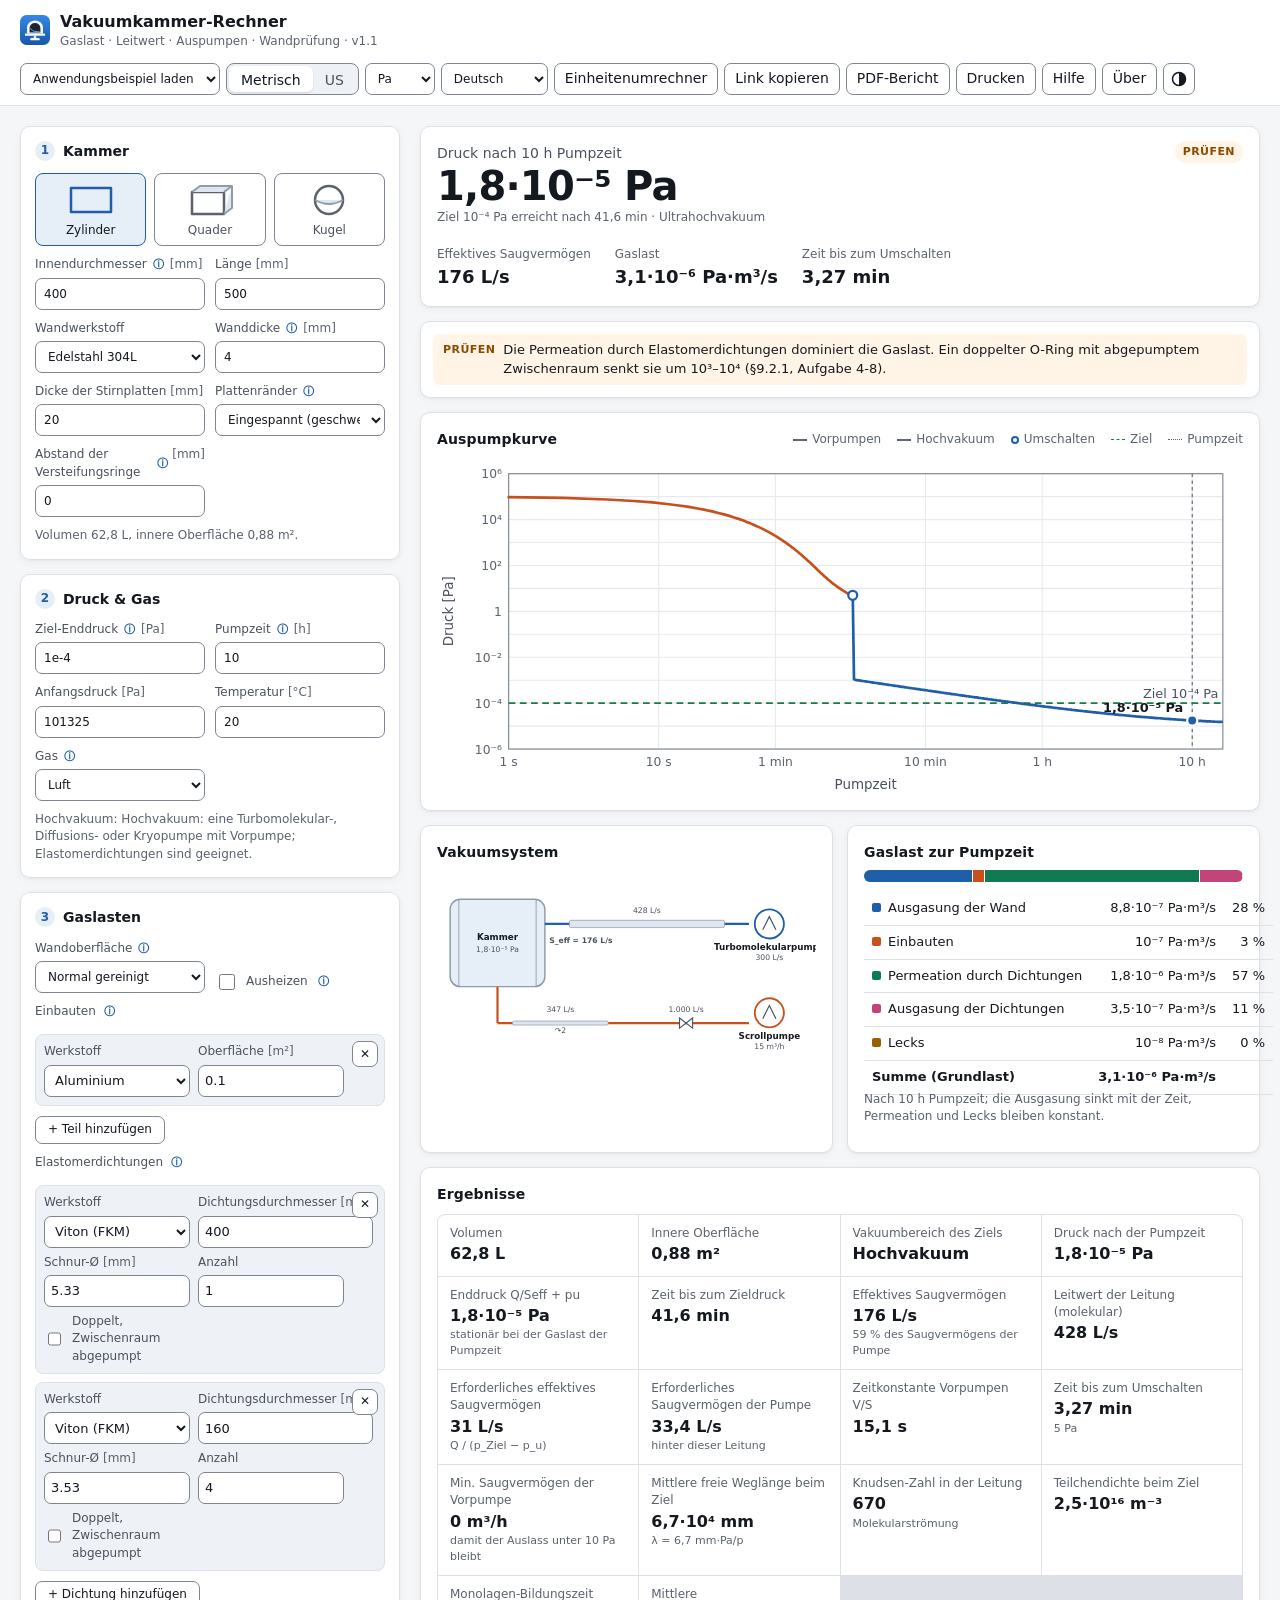
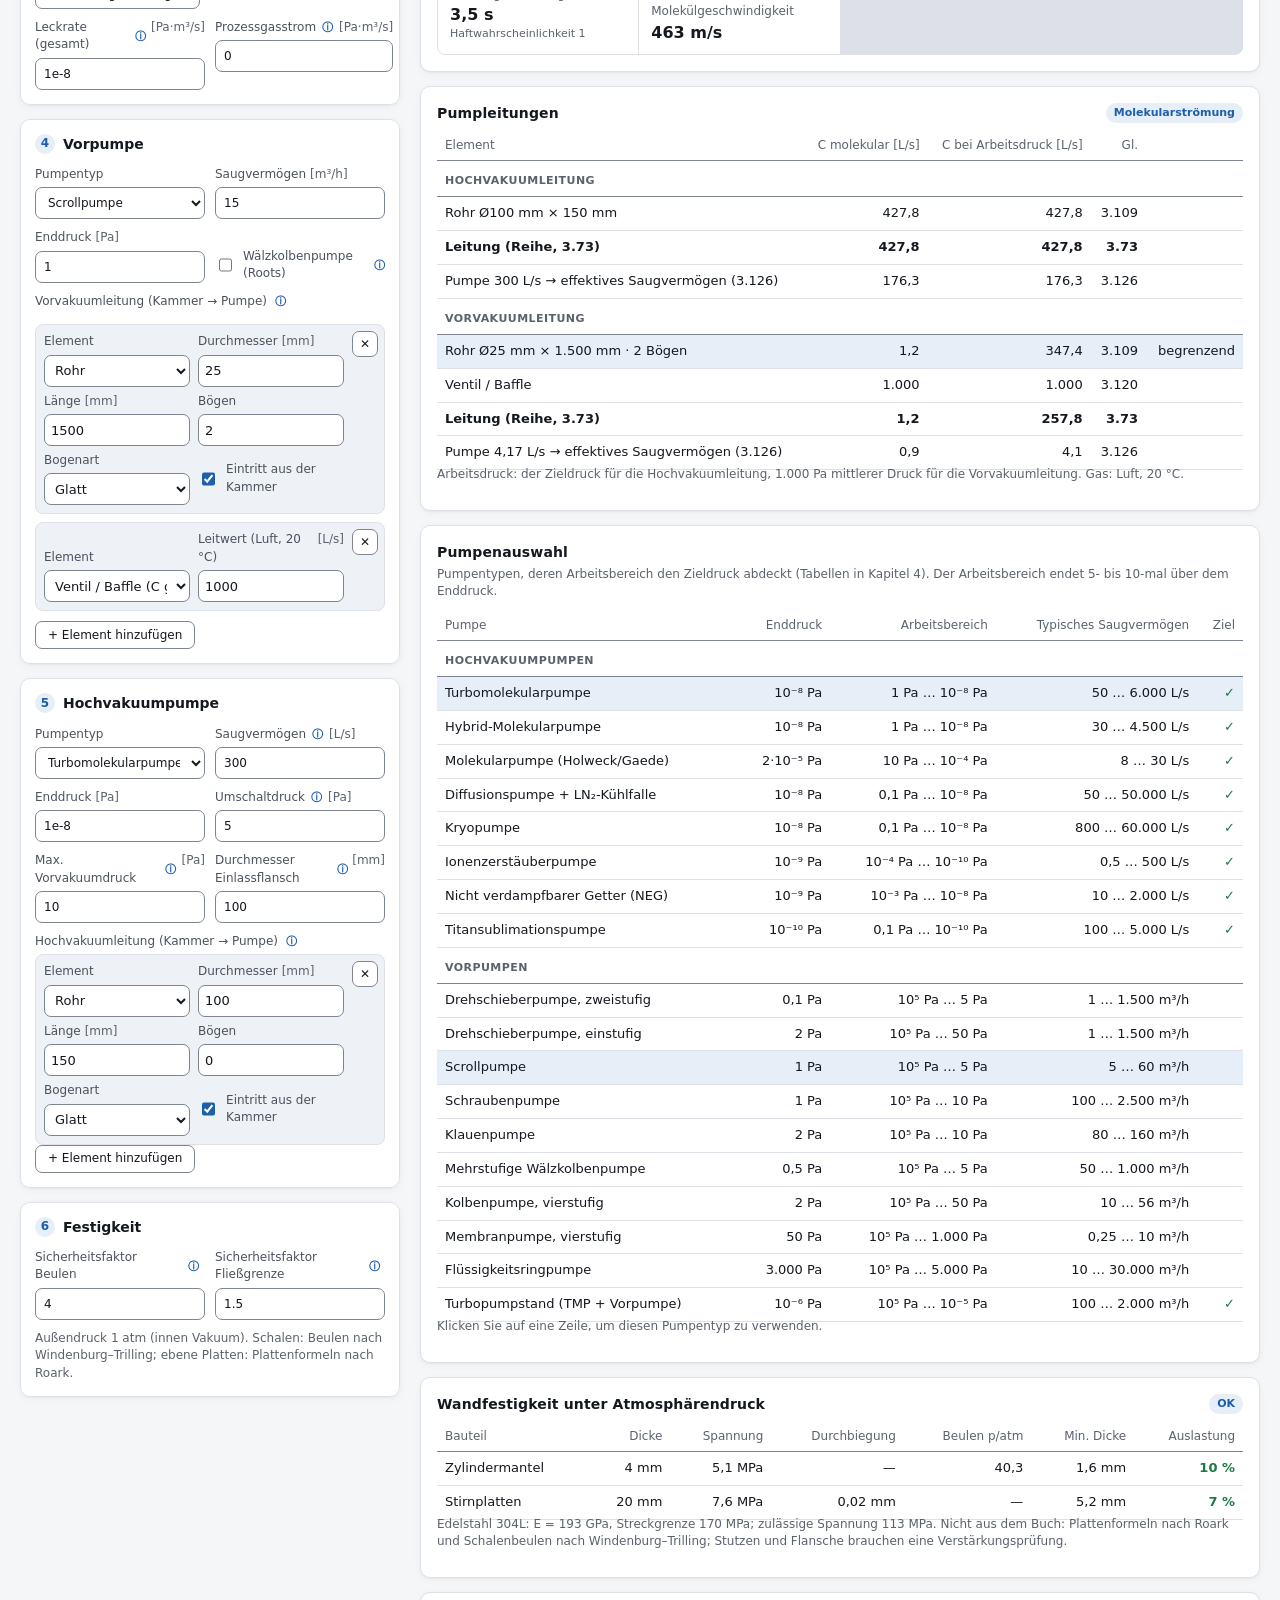
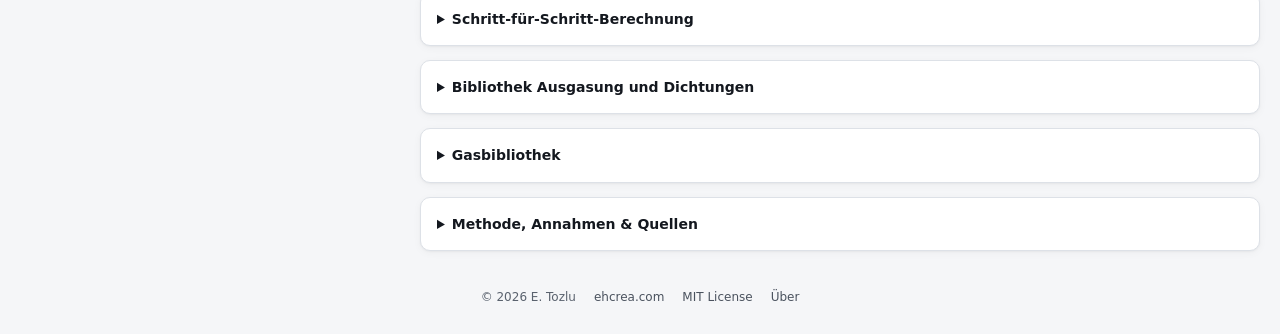
<file: de/index.html>
<!doctype html>
<html lang="de" data-page="de">
<head>
  <meta charset="utf-8">
  <meta name="viewport" content="width=device-width, initial-scale=1">
  <!-- seo: generated by tools/build-pages.js -->
  <title>Vakuumkammer-Rechner: Auspumpzeit, Gaslast und Leitwert</title>
  <meta name="description" content="Kostenloser Online-Rechner für Vakuumkammern: Gaslast durch Ausgasung, Permeation und Lecks, Leitwert der Pumpleitungen, effektives Saugvermögen, Auspumpzeit, Pumpenauswahl und Wanddicke. Metrische oder US-Einheiten, PDF-Bericht.">
  <link rel="canonical" href="https://ehcrea.github.io/vacuum-chamber-calculator/de/">
  <link rel="alternate" hreflang="en" href="https://ehcrea.github.io/vacuum-chamber-calculator/">
  <link rel="alternate" hreflang="de" href="https://ehcrea.github.io/vacuum-chamber-calculator/de/">
  <link rel="alternate" hreflang="nl" href="https://ehcrea.github.io/vacuum-chamber-calculator/nl/">
  <link rel="alternate" hreflang="tr" href="https://ehcrea.github.io/vacuum-chamber-calculator/tr/">
  <link rel="alternate" hreflang="es" href="https://ehcrea.github.io/vacuum-chamber-calculator/es/">
  <link rel="alternate" hreflang="x-default" href="https://ehcrea.github.io/vacuum-chamber-calculator/">
  <meta property="og:type" content="website">
  <meta property="og:site_name" content="ehcrea">
  <meta property="og:title" content="Vakuumkammer-Rechner: Auspumpzeit, Gaslast und Leitwert">
  <meta property="og:description" content="Kostenloser Online-Rechner für Vakuumkammern: Gaslast durch Ausgasung, Permeation und Lecks, Leitwert der Pumpleitungen, effektives Saugvermögen, Auspumpzeit, Pumpenauswahl und Wanddicke. Metrische oder US-Einheiten, PDF-Bericht.">
  <meta property="og:url" content="https://ehcrea.github.io/vacuum-chamber-calculator/de/">
  <meta property="og:image" content="https://ehcrea.github.io/vacuum-chamber-calculator/icons/og-image.png">
  <meta property="og:image:width" content="1200">
  <meta property="og:image:height" content="630">
  <meta property="og:image:alt" content="Vakuumkammer-Rechner: Auspumpzeit, Gaslast und Leitwert">
  <meta property="og:locale" content="de_DE">
  <meta property="og:locale:alternate" content="en_US">
  <meta property="og:locale:alternate" content="nl_NL">
  <meta property="og:locale:alternate" content="tr_TR">
  <meta property="og:locale:alternate" content="es_ES">
  <meta name="twitter:card" content="summary_large_image">
  <meta name="twitter:title" content="Vakuumkammer-Rechner: Auspumpzeit, Gaslast und Leitwert">
  <meta name="twitter:description" content="Kostenloser Online-Rechner für Vakuumkammern: Gaslast durch Ausgasung, Permeation und Lecks, Leitwert der Pumpleitungen, effektives Saugvermögen, Auspumpzeit, Pumpenauswahl und Wanddicke. Metrische oder US-Einheiten, PDF-Bericht.">
  <meta name="twitter:image" content="https://ehcrea.github.io/vacuum-chamber-calculator/icons/og-image.png">
  <script type="application/ld+json">{"@context":"https://schema.org","@type":"WebApplication","name":"Vacuum Chamber Calculator","alternateName":"Vakuumkammer-Rechner: Auspumpzeit, Gaslast und Leitwert","url":"https://ehcrea.github.io/vacuum-chamber-calculator/de/","description":"Kostenloser Online-Rechner für Vakuumkammern: Gaslast durch Ausgasung, Permeation und Lecks, Leitwert der Pumpleitungen, effektives Saugvermögen, Auspumpzeit, Pumpenauswahl und Wanddicke. Metrische oder US-Einheiten, PDF-Bericht.","applicationCategory":"EngineeringApplication","operatingSystem":"Any (web browser)","browserRequirements":"Requires JavaScript","inLanguage":["en","de","nl","tr","es"],"isAccessibleForFree":true,"offers":{"@type":"Offer","price":"0","priceCurrency":"EUR"},"license":"https://opensource.org/licenses/MIT","image":"https://ehcrea.github.io/vacuum-chamber-calculator/icons/og-image.png","author":{"@type":"Person","name":"E. Tozlu","url":"https://erentozlu.com"},"publisher":{"@type":"Organization","name":"ehcrea","url":"https://ehcrea.com"},"codeRepository":"https://github.com/ehcrea/vacuum-chamber-calculator"}</script>
  <!-- /seo -->
  <link rel="icon" href="../icons/favicon.svg" type="image/svg+xml">
  <link rel="icon" href="../icons/favicon-32.png" sizes="32x32" type="image/png">
  <link rel="icon" href="../icons/favicon-16.png" sizes="16x16" type="image/png">
  <link rel="apple-touch-icon" href="../icons/app-icon-180.png" sizes="180x180">
  <link rel="manifest" href="../manifest.webmanifest">
  <meta name="apple-mobile-web-app-capable" content="yes">
  <meta name="mobile-web-app-capable" content="yes">
  <meta name="apple-mobile-web-app-title" content="Vacuum">
  <meta name="apple-mobile-web-app-status-bar-style" content="default">
  <meta name="theme-color" content="#f5f6f8" media="(prefers-color-scheme: light)">
  <meta name="theme-color" content="#0f1216" media="(prefers-color-scheme: dark)">
  <link rel="stylesheet" href="../css/style.css?v=6">
  <script>
    // Apply the saved theme before first paint to avoid a flash.
    try { const t = (localStorage.getItem('ehcrea.theme') || localStorage.getItem('vacuum.theme')); if (t === 'light' || t === 'dark') document.documentElement.setAttribute('data-theme', t); } catch (e) { /* storage unavailable */ }
  </script>
</head>
<body>
  <header class="topbar">
    <div class="brand">
      <img class="logo" src="../icons/favicon.svg" alt="" width="30" height="30">
      <div>
        <h1>Vakuumkammer-Rechner</h1>
        <p class="subtitle">Gaslast · Leitwert · Auspumpen · Wandprüfung · v1.1</p>
      </div>
    </div>
    <div class="toolbar">
      <label class="preset">
        <span class="sr-only">Anwendungsbeispiel</span>
        <select id="preset" aria-label="Anwendungsbeispiel">
          <option value="">Anwendungsbeispiel laden…</option>
        </select>
      </label>
      <div class="seg" role="radiogroup" aria-label="Einheitensystem" id="units">
        <button type="button" role="radio" data-units="SI" aria-checked="true">Metrisch</button>
        <button type="button" role="radio" data-units="IMP" aria-checked="false">US</button>
      </div>
      <label class="lang">
        <span class="sr-only">Druckeinheit</span>
        <select id="punit" aria-label="Druckeinheit">
          <option value="Pa">Pa</option>
          <option value="mbar">mbar</option>
          <option value="Torr">Torr</option>
        </select>
      </label>
      <label class="lang">
        <span class="sr-only">Sprache</span>
        <select id="lang" aria-label="Sprache"></select>
      </label>
      <button type="button" class="btn" id="converter-open" title="Einheitenumrechner öffnen">Einheitenumrechner</button>
      <button type="button" class="btn" id="share" title="Link mit dieser Auslegung kopieren">Link kopieren</button>
      <button type="button" class="btn" id="pdf" title="PDF-Auslegungsbericht herunterladen">PDF-Bericht</button>
      <button type="button" class="btn" id="print" title="Diese Seite drucken">Drucken</button>
      <button type="button" class="btn" id="help-open" title="So verwenden Sie diesen Rechner">Hilfe</button>
      <button type="button" class="btn" id="about-open" title="Über diesen Rechner">Über</button>
      <button type="button" class="btn btn-icon" id="theme" title="Helles/dunkles Design umschalten" aria-label="Design umschalten">
        <svg width="16" height="16" viewBox="0 0 16 16" aria-hidden="true"><circle cx="8" cy="8" r="6.5" fill="none" stroke="currentColor" stroke-width="1.5"></circle><path d="M8 1.5a6.5 6.5 0 0 1 0 13z" fill="currentColor"></path></svg>
      </button>
    </div>
  </header>

  <main class="layout">
    <!-- ================= INPUTS ================= -->
    <form class="inputs" id="form" autocomplete="off" novalidate>
      <fieldset>
        <legend><span class="step">1</span>Kammer</legend>
        <div class="layout-picker" role="radiogroup" aria-label="Kammerform" id="shape-picker">
          <button type="button" role="radio" data-shape="cyl" aria-checked="true">
            <svg viewBox="0 0 60 36" aria-hidden="true"><path d="M10 6H50V30H10Z"/><path class="metal" d="M10 6V30M50 6V30"/></svg>
            <span>Zylinder</span>
          </button>
          <button type="button" role="radio" data-shape="box" aria-checked="false">
            <svg viewBox="0 0 60 36" aria-hidden="true"><path d="M12 10H44V32H12Z"/><path class="metal" d="M12 10L20 4H52L44 10M52 4V26L44 32"/></svg>
            <span>Quader</span>
          </button>
          <button type="button" role="radio" data-shape="sphere" aria-checked="false">
            <svg viewBox="0 0 60 36" aria-hidden="true"><circle cx="30" cy="18" r="14" fill="none" stroke="currentColor"/><path class="metal" d="M16 18Q30 26 44 18"/></svg>
            <span>Kugel</span>
          </button>
        </div>
        <div class="grid2">
          <label data-show="cyl sphere"><span class="lt">Innendurchmesser <span class="tip" tabindex="0" title="Innendurchmesser des Mantels.">ⓘ</span></span> <span class="u" data-unit="length"></span><input type="number" step="any" min="0" data-key="D" data-q="length"></label>
          <label data-show="cyl box">Länge <span class="u" data-unit="length"></span><input type="number" step="any" min="0" data-key="L" data-q="length"></label>
          <label data-show="box">Breite <span class="u" data-unit="length"></span><input type="number" step="any" min="0" data-key="W" data-q="length"></label>
          <label data-show="box">Höhe <span class="u" data-unit="length"></span><input type="number" step="any" min="0" data-key="H" data-q="length"></label>
        </div>
        <div class="grid2">
          <label>Wandwerkstoff
            <select data-key="wallMat" id="wallMat"></select>
          </label>
          <label><span class="lt">Wanddicke <span class="tip" tabindex="0" title="Dicke des Mantels (Zylinder, Kugel) bzw. der Seitenwände und des Bodens (Quader).">ⓘ</span></span> <span class="u" data-unit="length"></span><input type="number" step="any" min="0" data-key="tw" data-q="length"></label>
          <label data-show="cyl box"><span class="lt" id="te-label">Dicke der Stirnplatten</span> <span class="u" data-unit="length"></span><input type="number" step="any" min="0" data-key="te" data-q="length"></label>
          <label data-show="cyl box"><span class="lt">Plattenränder <span class="tip" tabindex="0" title="Geschweißte oder dicke geflanschte Ränder wirken eingespannt; verschraubte Deckel auf einem O-Ring sind eher frei aufgelagert.">ⓘ</span></span>
            <select data-key="edge">
              <option value="fixed">Eingespannt (geschweißt)</option>
              <option value="simple">Frei aufgelagert (verschraubt)</option>
            </select>
          </label>
          <label data-show="cyl"><span class="lt">Abstand der Versteifungsringe <span class="tip" tabindex="0" title="Abstand zwischen umlaufenden Versteifungsringen. 0 = keine Ringe, die freie Länge ist die Zylinderlänge.">ⓘ</span></span> <span class="u" data-unit="length"></span><input type="number" step="any" min="0" data-key="stiff" data-q="length"></label>
        </div>
        <p class="hint" id="geo-hint"></p>
      </fieldset>

      <fieldset>
        <legend><span class="step">2</span>Druck &amp; Gas</legend>
        <div class="grid2">
          <label><span class="lt">Ziel-Enddruck <span class="tip" tabindex="0" title="Druck, den die Kammer erreichen muss (ohne Prozessgas). Sein Vakuumbereich bestimmt Pumpentyp und Dichtungen.">ⓘ</span></span> <span class="u" data-unit="pressure"></span><input type="number" step="any" min="0" data-key="target" data-q="pressure"></label>
          <label><span class="lt">Pumpzeit <span class="tip" tabindex="0" title="Zeit nach dem Pumpbeginn, zu der Druck und Ausgasungslast bewertet werden. Die Ausgasung sinkt etwa mit 1/t, eine längere Pumpzeit ergibt also einen niedrigeren Druck.">ⓘ</span></span> <span class="u" data-unit="time"></span><input type="number" step="any" min="0" data-key="tEval" data-q="time"></label>
          <label>Anfangsdruck <span class="u" data-unit="pressure"></span><input type="number" step="any" min="0" data-key="p0" data-q="pressure"></label>
          <label>Temperatur <span class="u" data-unit="temp"></span><input type="number" step="any" data-key="T" data-q="temp"></label>
          <label><span class="lt">Gas <span class="tip" tabindex="0" title="Gas für Leitwerte, mittlere freie Weglänge und Strömungsart. Die Ausgasung nicht ausgeheizter Systeme ist überwiegend Wasserdampf, Luftlecks sind Luft.">ⓘ</span></span>
            <select data-key="gas" id="gas"></select>
          </label>
        </div>
        <p class="hint" id="range-hint"></p>
      </fieldset>

      <fieldset>
        <legend><span class="step">3</span>Gaslasten</legend>
        <div class="grid2">
          <label><span class="lt">Wandoberfläche <span class="tip" tabindex="0" title="Ausgasung von Metallwänden nach 1 h Pumpen (Bild 10.1): ultrarein 10⁻⁶, normal gereinigt 10⁻⁵, rostig 10⁻⁴ Pa·m³/(s·m²), fallend mit 1/t.">ⓘ</span></span>
            <select data-key="surface">
              <option value="clean">Ultrarein</option>
              <option value="normal">Normal gereinigt</option>
              <option value="rusty">Rostig / verschmutzt</option>
              <option value="none">Ausgasung vernachlässigen</option>
            </select>
          </label>
          <label class="check"><input type="checkbox" data-key="baked"> Ausheizen <span class="tip" tabindex="0" title="Nach dem Ausheizen sinkt die Ausgasung auf die Werte von Anhang D (10⁻⁹–10⁻¹¹ Pa·m³/(s·m²) für Edelstahl).">ⓘ</span></label>
          <label data-show="baked">Ausheiztemperatur <span class="u" data-unit="temp"></span><input type="number" step="any" data-key="bakeT" data-q="temp"></label>
          <label data-show="baked"><span class="lt">Ausheizen endet nach <span class="tip" tabindex="0" title="Zeit vom Pumpbeginn, bis das Ausheizen beendet und die Kammer wieder auf Raumtemperatur ist. Davor gilt die Ausgasung ohne Ausheizen.">ⓘ</span></span> <span class="u" data-unit="time"></span><input type="number" step="any" min="0" data-key="bakeH" data-q="hours"></label>
        </div>
        <div class="mini-label">Einbauten <span class="tip" tabindex="0" title="Halterungen, Kabel, Isolierung, Proben in der Kammer: auch ihre Oberfläche gast aus. Mit Benutzerdefiniert geben Sie eine eigene Rate ein.">ⓘ</span></div>
        <div class="rows" id="comps"></div>
        <button type="button" class="btn btn-small" id="add-comp">+ Teil hinzufügen</button>
        <div class="mini-label">Elastomerdichtungen <span class="tip" tabindex="0" title="O-Ringe: Gas permeiert aus der Atmosphäre durch das Gummi (Permeation ∝ Länge), und das freiliegende Gummi gast aus. Ein doppelter O-Ring mit abgepumptem Zwischenraum senkt die Druckdifferenz.">ⓘ</span></div>
        <div class="rows" id="seals"></div>
        <button type="button" class="btn btn-small" id="add-seal">+ Dichtung hinzufügen</button>
        <div class="grid2">
          <label><span class="lt">Leckrate (gesamt) <span class="tip" tabindex="0" title="Zulässige Gesamtleckrate der Schweißnähte, Durchführungen und Dichtungen. Eine gute Helium-Lecksuche erreicht 10⁻¹⁰ Pa·m³/s je Verbindung.">ⓘ</span></span> <span class="u" data-unit="throughput"></span><input type="number" step="any" min="0" data-key="leak" data-q="throughput"></label>
          <label><span class="lt">Prozessgasstrom <span class="tip" tabindex="0" title="Im Betrieb eingelassenes Gas (Sputtergas, Dosierventil). Es bestimmt den Arbeitsdruck und die Größe der Vorpumpe, nicht den Enddruck.">ⓘ</span></span> <span class="u" data-unit="throughput"></span><input type="number" step="any" min="0" data-key="process" data-q="throughput"></label>
        </div>
      </fieldset>

      <fieldset>
        <legend><span class="step">4</span>Vorpumpe</legend>
        <div class="grid2">
          <label>Pumpentyp
            <select data-key="roughType" id="roughType"></select>
          </label>
          <label>Saugvermögen <span class="u" data-unit="roughS"></span><input type="number" step="any" min="0" data-key="roughS" data-q="roughS"></label>
          <label>Enddruck <span class="u" data-unit="pressure"></span><input type="number" step="any" min="0" data-key="roughPu" data-q="pressure"></label>
          <label class="check"><input type="checkbox" data-key="boosterOn"> Wälzkolbenpumpe (Roots) <span class="tip" tabindex="0" title="Eine Wälzkolbenpumpe in Reihe erhöht das Saugvermögen zwischen etwa 10³ und 10⁻¹ Pa (§4.6).">ⓘ</span></label>
          <label data-show="booster">Saugvermögen Roots <span class="u" data-unit="roughS"></span><input type="number" step="any" min="0" data-key="boosterS" data-q="roughS"></label>
          <label data-show="booster">Roots einschalten unter <span class="u" data-unit="pressure"></span><input type="number" step="any" min="0" data-key="boosterP" data-q="pressure"></label>
        </div>
        <div class="mini-label">Vorvakuumleitung (Kammer → Pumpe) <span class="tip" tabindex="0" title="Rohre, Ventile und Blenden in Reihe zwischen Kammer und Vorpumpe.">ⓘ</span></div>
        <div class="rows" id="roughLine"></div>
        <button type="button" class="btn btn-small" data-add-line="roughLine">+ Element hinzufügen</button>
      </fieldset>

      <fieldset>
        <legend><span class="step">5</span>Hochvakuumpumpe</legend>
        <div class="grid2">
          <label>Pumpentyp
            <select data-key="hvType" id="hvType"></select>
          </label>
          <label data-show="hv"><span class="lt">Saugvermögen <span class="tip" tabindex="0" title="Saugvermögen am Einlass für das gewählte Gas, aus dem Datenblatt.">ⓘ</span></span> <span class="u" data-unit="speed"></span><input type="number" step="any" min="0" data-key="hvS" data-q="speed"></label>
          <label data-show="hv">Enddruck <span class="u" data-unit="pressure"></span><input type="number" step="any" min="0" data-key="hvPu" data-q="pressure"></label>
          <label data-show="hv"><span class="lt">Umschaltdruck <span class="tip" tabindex="0" title="Druck, bei dem das Vorvakuumventil schließt und das Hochvakuumventil öffnet.">ⓘ</span></span> <span class="u" data-unit="pressure"></span><input type="number" step="any" min="0" data-key="hvCross" data-q="pressure"></label>
          <label data-show="backed"><span class="lt">Max. Vorvakuumdruck <span class="tip" tabindex="0" title="Höchster Vorvakuumdruck am Pumpenauslass: etwa 10 Pa bei Turbopumpen, der kritische Vorvakuumdruck (≈20 Pa) bei Diffusionspumpen.">ⓘ</span></span> <span class="u" data-unit="pressure"></span><input type="number" step="any" min="0" data-key="hvBacking" data-q="pressure"></label>
          <label data-show="hv"><span class="lt">Durchmesser Einlassflansch <span class="tip" tabindex="0" title="Der molekulare Leitwert der Einlassöffnung begrenzt das Saugvermögen jeder Pumpe an diesem Flansch (Aufgabe 4-5).">ⓘ</span></span> <span class="u" data-unit="length"></span><input type="number" step="any" min="0" data-key="hvFlange" data-q="length"></label>
        </div>
        <div data-show="hv">
          <div class="mini-label">Hochvakuumleitung (Kammer → Pumpe) <span class="tip" tabindex="0" title="Stutzen, Ventile, Baffles und Kühlfallen in Reihe zwischen Kammer und Hochvakuumpumpe.">ⓘ</span></div>
          <div class="rows" id="hvLine"></div>
          <button type="button" class="btn btn-small" data-add-line="hvLine">+ Element hinzufügen</button>
        </div>
      </fieldset>

      <fieldset>
        <legend><span class="step">6</span>Festigkeit</legend>
        <div class="grid2">
          <label><span class="lt">Sicherheitsfaktor Beulen <span class="tip" tabindex="0" title="Verhältnis des elastischen Beuldrucks zur atmosphärischen Last. Dünne Schalen sind imperfektionsempfindlich: 3 bis 5 ist üblich.">ⓘ</span></span><input type="number" step="any" min="1" data-key="sfB" data-q="num"></label>
          <label><span class="lt">Sicherheitsfaktor Fließgrenze <span class="tip" tabindex="0" title="Zulässige Spannung = Streckgrenze / Sicherheitsfaktor.">ⓘ</span></span><input type="number" step="any" min="1" data-key="sfY" data-q="num"></label>
        </div>
        <p class="hint">Außendruck 1 atm (innen Vakuum). Schalen: Beulen nach Windenburg–Trilling; ebene Platten: Plattenformeln nach Roark.</p>
      </fieldset>
    </form>

    <!-- ================= RESULTS ================= -->
    <section class="results" aria-live="polite">
      <div class="card hero" id="hero">
        <div class="hero-main">
          <div class="hero-label" id="hero-label">Druck nach der Pumpzeit</div>
          <div class="hero-value" id="hero-value">—</div>
          <div class="hero-sub" id="hero-sub"></div>
        </div>
        <dl class="hero-side" id="hero-side"></dl>
        <div class="status-chip" id="status-chip"></div>
      </div>

      <div class="card issues" id="issues" hidden></div>

      <div class="card">
        <div class="card-head"><h2 id="chart-title">Auspumpkurve</h2><span class="legend-key" id="chart-legend"></span></div>
        <div class="drawing chart" id="chart"></div>
      </div>

      <div class="grid-cards">
        <div class="card">
          <div class="card-head"><h2>Vakuumsystem</h2></div>
          <div class="drawing" id="schematic"></div>
        </div>
        <div class="card">
          <div class="card-head"><h2>Gaslast zur Pumpzeit</h2></div>
          <div id="loads"></div>
        </div>
      </div>

      <div class="card">
        <h2>Ergebnisse</h2>
        <div class="metrics" id="metrics"></div>
      </div>

      <div class="card">
        <div class="card-head"><h2>Pumpleitungen</h2><span class="badge" id="line-badge"></span></div>
        <div class="table-wrap" id="line-table"></div>
      </div>

      <div class="card">
        <div class="card-head"><h2>Pumpenauswahl</h2></div>
        <p class="card-note">Pumpentypen, deren Arbeitsbereich den Zieldruck abdeckt (Tabellen in Kapitel 4). Der Arbeitsbereich endet 5- bis 10-mal über dem Enddruck.</p>
        <div class="table-wrap" id="pump-table"></div>
      </div>

      <div class="card">
        <div class="card-head"><h2>Wandfestigkeit unter Atmosphärendruck</h2><span class="badge" id="struct-badge"></span></div>
        <div class="table-wrap" id="struct-table"></div>
      </div>

      <details class="card lib" id="steps-card">
        <summary>Schritt-für-Schritt-Berechnung</summary>
        <div class="steps" id="steps"></div>
      </details>

      <details class="card lib">
        <summary>Bibliothek Ausgasung und Dichtungen</summary>
        <p class="card-note">Typische Werte aus dem Buch (Bilder 10.1–10.3, Tabellen 10.1–10.2, Anhang D). Reale Raten hängen von Reinigung, Vorgeschichte und Pumpzeit ab; für kritische Systeme messen.</p>
        <div class="table-wrap" id="outg-table"></div>
        <p class="card-note" data-i18n-html="nasa"><!--i18n:nasa-->Andere Werkstoffe prüfen? Die <a href="https://etd.gsfc.nasa.gov/capabilities/outgassing-database/" target="_blank" rel="noopener">Ausgasungsdatenbank der NASA</a> enthält TML und CVCM (ASTM E595: 24 h bei 125 °C im Vakuum) für Tausende von Polymeren, Klebstoffen und Kabeln. Übliche Grenzwerte sind TML ≤ 1 % und CVCM ≤ 0,1 %. Dies sind prozentuale Masseverluste, keine Ausgasungsraten: Nutzen Sie sie zur Werkstoffauswahl und entnehmen Sie die Raten für den Rechner der Tabelle oben oder Messungen.<!--/i18n:nasa--></p>
        <div class="table-wrap" id="seal-table"></div>
      </details>

      <details class="card lib">
        <summary>Gasbibliothek</summary>
        <div class="table-wrap" id="gas-table"></div>
      </details>

      <details class="card notes">
        <summary>Methode, Annahmen &amp; Quellen</summary>
        <div class="notes-body" data-i18n-html="notes"><!--i18n:notes--><ul>
<li><b>Quelle.</b> Formeln und Daten aus <i>Vacuum Science and Technology</i> (Suurmeijer, Mulder, Verhoeven): kinetische Gastheorie (Kap. 1), Gasströmung und Leitwert (Kap. 3), Pumpen und Pumpsysteme (Kap. 4), Dichtungen (Kap. 9), Werkstoffe, Ausgasung und Permeation (Kap. 10, Anhang D). Der Rechner reproduziert das Rechenbeispiel aus §3.17 sowie die Aufgaben 3-1, 3-2, 3-3, 4-5, 4-6, 4-8 und 4-17 (siehe die Tests im Repository).</li>
<li><b>Leitwert.</b> Molekularströmung: Blende (3.97), kurze Rohre mit dem Clausing-Faktor 4d/(4d + 3l) (3.109–3.110), lange Rohre (3.107), Rechteckkanäle (3.112–3.114), Ringspalte (3.105, 3.116) und Bögen als Zusatzlänge α·d (3.118). Viskose Strömung: Poiseuille (3.89, 3.91, 3.93). Übergang: das empirische f(d·p) aus (3.123), in d/λ geschrieben, damit es für jedes Gas gilt; Blenden werden zwischen molekularer und kritischer Strömung interpoliert (Annahme). Leitwerte skalieren mit √(T/M) (3.120).</li>
<li><b>Gaslasten.</b> Metalle: q = q₁ₕ·(1 h/t) mit 10⁻⁶, 10⁻⁵ oder 10⁻⁴ Pa·m³/(s·m²) nach 1 h (Bild 10.1, Tabelle 10.1); Polymere und Keramik nach Bild 10.2 (≈1/t^0,6–0,85); nach dem Ausheizen die Werte aus Anhang D. Permeation durch O-Ringe Q = P(T)·Δp·F·πD mit der Arrhenius-Anpassung an Bild 10.3 und einem Geometriefaktor F = 2, der das Viton-Beispiel aus §4.11.1 und Aufgabe 4-8 reproduziert. Ein doppelter O-Ring mit abgepumptem Zwischenraum sieht nur den Zwischenraumdruck (§9.2.1).</li>
<li><b>Auspumpen.</b> V·dp/dt = Q(t) − S_eff·(p − p_u), mit Exponentialschritten integriert (7.4, 7.7); das Saugvermögen sinkt wie S₀·(1 − p_u/p) (7.8), der Durchfluss ist durch kritische Strömung im engsten Querschnitt der Leitung begrenzt, eine optionale Wälzkolbenpumpe übernimmt unter ihrem Einschaltdruck und die Hochvakuumpumpe beim Umschaltdruck. Das 1/t-Gesetz wird über seinen Gültigkeitsbereich von einigen zehn Stunden hinaus mit Warnung extrapoliert.</li>
<li><b>Pumpen.</b> Enddrücke, Arbeitsbereiche und typisches Saugvermögen aus den Tabellen von Kapitel 4; der Arbeitsbereich endet 5- bis 10-mal über dem Enddruck. Vorpumpe: S_b ≥ Q_max/p_b,max (Aufgaben 4-3, 4-6).</li>
<li><b>Wandfestigkeit (nicht im Buch).</b> Zylinder: elastisches Beulen nach Windenburg–Trilling mit der Grenze für lange Zylinder 2E/(1−ν²)·(t/D)³; Kugeln: 0,25·E·(t/Rₒ)², eine untere Schranke, die mit dem Standard-Sicherheitsfaktor 4 dem elastischen zulässigen Druck nach ASME VIII-1 UG-28(d) entspricht; ebene Platten unter 1 atm: Formeln nach Roark für eingespannte oder frei aufgelagerte Rechteck- und Kreisplatten. Stutzen, Flansche, Schweißnähte und Versteifungen brauchen einen eigenen Nachweis nach dem geltenden Druckbehälter-Regelwerk.</li>
<li><b>Nicht enthalten.</b> Gasgemische und Partialdrücke, Saugvermögenskurven aus Datenblättern, Kompressionsverhältnis von Turbopumpen, Desorptionsspitzen beim Ausheizen, diffusionsbegrenzte Ausgasung, virtuelle Lecks, Leitwert komplexer Geometrien (ein Element mit festem Leitwert verwenden), thermische Transpiration.</li>
<li><b>Prüfung gegen andere Quellen.</b> Neben den Buchbeispielen vergleichen die Tests den Rechner mit Standardwerten aus Handbüchern für Luft bei 20 °C (Blende 11,6 L/s pro cm², langes Rohr 12,1·d³/l, Poiseuille 135·d⁴·p̄/l, kritische Blende ≈ 20 L/s pro cm²; d und l in cm, p̄ in mbar): alle stimmen auf 1 % überein. Das Zylinderbeulen stimmt auf 5 % mit der Formel nach von Mises aus EN 13445-3 überein. Bekannte Abweichung: Der Kurzrohrfaktor 4d/(4d + 3l) des Buches liegt bis zu etwa 11 % über den exakten Clausing-Werten; Leitwerte kurzer Rohre sind daher etwas optimistisch.</li>
</ul><!--/i18n:notes--></div>
      </details>
    </section>
  </main>

  <footer class="site-footer">
    <span>© 2026 E. Tozlu</span>
    <a href="https://ehcrea.com" target="_blank" rel="noopener">ehcrea.com</a>
    <a href="https://github.com/ehcrea/vacuum-chamber-calculator/blob/main/LICENSE" target="_blank" rel="noopener">MIT License</a>
    <a href="#about" id="about-link">Über</a>
  </footer>

  <dialog class="about" id="about" aria-labelledby="about-title">
    <form method="dialog"><button class="btn btn-icon about-close" title="Schließen" aria-label="Schließen">✕</button></form>
    <div data-i18n-html="about"><!--i18n:about--><div class="about-head"><img src="../icons/favicon.svg" alt=""><div><h2 id="about-title">Vakuumkammer-Rechner</h2><p>Version 1.1 · von E. Tozlu</p></div></div>
<p>Ein kostenloses Browser-Werkzeug zur Auslegung einer Vakuumkammer und ihres Pumpsystems. Es summiert die Gaslast aus Ausgasung, Permeation durch Dichtungen und Lecks, berechnet den Leitwert der Pumpleitungen und das effektive Saugvermögen, simuliert das Auspumpen ab Atmosphäre und prüft die Wände gegen Einbeulen. Alle Berechnungen laufen in Ihrem Browser.</p>
<p>Formeln, Werkstoffdaten und Rechenbeispiele stammen aus dem Lehrbuch <i>Vacuum Science and Technology</i> von Bart Suurmeijer, Theo Mulder und Jan Verhoeven; die Gleichungsnummern der Schritt-für-Schritt-Berechnung beziehen sich darauf. Die Wandprüfung verwendet die Plattenformeln nach Roark und die Beulformel nach Windenburg–Trilling. Keine Verbindung zu oder Empfehlung durch die Autoren oder den Verlag.</p>
<p>Erstellt von E. Tozlu. Weitere Engineering-Werkzeuge und Projekte auf <a href="https://ehcrea.com" target="_blank" rel="noopener">ehcrea.com</a>.</p>
<p>Open Source unter der <a href="https://github.com/ehcrea/vacuum-chamber-calculator/blob/main/LICENSE" target="_blank" rel="noopener">MIT-Lizenz</a>; der Quellcode liegt auf <a href="https://github.com/ehcrea/vacuum-chamber-calculator" target="_blank" rel="noopener">GitHub</a>.</p>
<div class="about-social"><span class="about-social-label">Folgen Sie ehcrea.studio</span><a class="social-link" href="https://www.instagram.com/ehcrea.studio" target="_blank" rel="noopener" aria-label="ehcrea.studio auf Instagram (öffnet in neuem Tab)"><svg viewBox="0 0 24 24" width="18" height="18" aria-hidden="true" focusable="false"><rect x="3" y="3" width="18" height="18" rx="5" fill="none" stroke="currentColor" stroke-width="2"/><circle cx="12" cy="12" r="4" fill="none" stroke="currentColor" stroke-width="2"/><circle cx="17.5" cy="6.5" r="1.3" fill="currentColor"/></svg><span>Instagram</span></a><a class="social-link" href="https://www.facebook.com/ehcrea.studio" target="_blank" rel="noopener" aria-label="ehcrea.studio auf Facebook (öffnet in neuem Tab)"><svg viewBox="0 0 24 24" width="18" height="18" aria-hidden="true" focusable="false"><path fill="currentColor" d="M13.5 21v-7.5h2.6l.4-3h-3V8.6c0-.9.3-1.5 1.5-1.5h1.6V4.4c-.3 0-1.2-.1-2.3-.1-2.3 0-3.8 1.4-3.8 3.9v2.3H7.9v3h2.6V21h3z"/></svg><span>Facebook</span></a></div><div class="about-support"><p><strong>Gefällt Ihnen der Vakuumrechner?</strong> Er ist für alle kostenlos, und ich erweitere ihn in meiner Freizeit. Wenn er Ihnen bei einer Kammerauslegung Zeit gespart oder beim Lernen geholfen hat, können Sie die Weiterentwicklung auf Patreon unterstützen. Jeder Beitrag, ob groß oder klein, hilft mir, neue technische Werkzeuge zu entwickeln. Vielen Dank!</p><a class="btn-support" href="https://www.patreon.com/ehcrea" target="_blank" rel="noopener"><span aria-hidden="true">♥</span> Auf Patreon unterstützen</a></div>
<p class="about-meta"><strong>Haftungsausschluss.</strong> Die Ergebnisse sind technische Abschätzungen für die Konzeptphase, keine zertifizierte Berechnung. Die Rechnungen reproduzieren die Beispiele des Buches und wurden mit Standardwerten aus Handbüchern und der elastischen Beulformel der EN 13445-3 gegengeprüft (siehe Hinweise unter den Ergebnissen). Bekannte Grenzen: Der Clausing-Faktor des Buches für kurze Rohre liefert bis zu etwa 11 % höhere Leitwerte als die exakten Werte; Ausgasungs- und Permeationsdaten schwanken je nach Charge, Reinigung und Vorgeschichte um eine Größenordnung; Pumpendaten sind typische Werte – verwenden Sie die Herstellerkurven der tatsächlichen Pumpe. Kritische Systeme durch Messung prüfen und drucktragende Teile, Stutzen und Schweißnähte nach dem geltenden Regelwerk (z. B. ASME VIII-1 oder EN 13445) nachweisen lassen. Das Werkzeug wird ohne Gewähr bereitgestellt; die Nutzung erfolgt auf eigene Gefahr.</p><!--/i18n:about--></div>
  </dialog>

  <dialog class="about help" id="help" aria-labelledby="help-title">
    <form method="dialog"><button class="btn btn-icon about-close" title="Schließen" aria-label="Schließen">✕</button></form>
    <div data-i18n-html="help"><!--i18n:help--><h2 id="help-title">So verwenden Sie den Vakuumkammer-Rechner</h2>
<p>Neu hier? Wählen Sie in der Werkzeugleiste unter <b>Anwendungsbeispiel laden…</b> ein Beispiel, ändern Sie dann einen Wert nach dem anderen und beobachten Sie die Auspumpkurve.</p>
<h3>Sechs Schritte</h3>
<ol>
<li><b>Kammer</b>: Form, Innenmaße, Wandwerkstoff und Dicken.</li>
<li><b>Druck &amp; Gas</b>: der benötigte Enddruck, die Pumpzeit, nach der er erreicht sein muss, das Gas und die Temperatur.</li>
<li><b>Gaslasten</b>: Sauberkeit der Wand und Ausheizen, Einbauten mit ihrer Oberfläche, die Elastomerdichtungen (O-Ringe) und die zulässige Leckrate. Ein Prozessgasstrom zählt nur im Betrieb.</li>
<li><b>Vorpumpe</b> und ihre Leitung zur Kammer, wahlweise mit Wälzkolbenpumpe.</li>
<li><b>Hochvakuumpumpe</b> mit Saugvermögen, Umschalt- und Vorvakuumdruck sowie der Leitung (Stutzen, Ventile, Baffles) zwischen Kammer und Pumpe.</li>
<li><b>Festigkeit</b>: Sicherheitsfaktoren für die atmosphärische Last auf die Wände.</li>
</ol>
<h3>Grundbegriffe</h3>
<dl>
<dt>Gaslast Q</dt><dd>Gas, das je Sekunde in die Kammer gelangt [Pa·m³/s]. Unter etwa 10⁻² Pa dominiert die Ausgasung (meist Wasserdampf), die etwa mit 1/t sinkt.</dd>
<dt>Leitwert C</dt><dd>Wie leicht Gas durch ein Rohr oder eine Blende strömt. Bei Molekularströmung hängt er nur von Geometrie und Gas ab, nicht vom Druck. In Reihe gilt 1/C = Σ1/Cᵢ.</dd>
<dt>Effektives Saugvermögen</dt><dd>S_eff = S·C/(S + C): das Saugvermögen, das tatsächlich an der Kammer ankommt. Eine Pumpe, die viel größer als der Leitwert ist, ist verschenkt.</dd>
<dt>Enddruck</dt><dd>p = Q/S_eff + p_u: Gaslast geteilt durch das effektive Saugvermögen plus der Enddruck der Pumpe.</dd>
<dt>Strömungsart</dt><dd>Knudsen-Zahl Kn = λ/d: viskos unter 0,01, molekular über 1. Vorpumpen ist meist viskos, Hochvakuum molekular.</dd>
</dl>
<h3>Ergebnisse lesen</h3>
<ul>
<li>Das Abzeichen zeigt <b>OK</b>, <b>Prüfen</b> oder <b>Problem</b>; jede Meldung sagt, was zu ändern ist, und nennt den Abschnitt im Buch.</li>
<li>Die Auspumpkurve zeigt Vorpumpen (orange) und Hochvakuum (blau), den Umschaltpunkt, das Ziel und die Pumpzeit.</li>
<li><b>Pumpleitungen</b> listet jedes Element; das begrenzende ist hervorgehoben. <b>Pumpenauswahl</b> markiert die passenden Pumpentypen; ein Klick auf eine Zeile übernimmt sie.</li>
<li><b>Schritt-für-Schritt-Berechnung</b> zeigt alle Formeln mit Gleichungsnummern. <b>Link kopieren</b> speichert die Auslegung in einem Link; <b>PDF-Bericht</b> erstellt einen druckbaren Bericht.</li>
</ul>
<h3>Kostenlose Lektüre für Studierende</h3>
<p>Alle folgenden Quellen sind online frei lesbar (auf Englisch) und grob von einführend bis vertiefend geordnet.</p>
<ul class="reading">
<li><a href="https://www.leybold.com/en-us/knowledge/vacuum-fundamentals" target="_blank" rel="noopener">Leybold – Fundamentals of Vacuum Technology</a>: Einführung von der Gasphysik über Pumpen und Messgeräte bis zur Lecksuche; auch als kostenloses E-Book erhältlich.</li>
<li><a href="https://www.pfeiffervacuum.com/global/en/knowledge/vacuum-technology" target="_blank" rel="noopener">Pfeiffer Vacuum – The Vacuum Technology Book</a>: Grundlegende Berechnungen (Druck, Gasströmung, Leitwert, Auspumpzeit), Komponenten, Pumpen und Messtechnik.</li>
<li><a href="https://arxiv.org/abs/2006.01464" target="_blank" rel="noopener">E. Al-Dmour – Fundamentals of Vacuum Physics and Technology</a>: Vorlesung der CERN Accelerator School (2020): kinetische Gastheorie, Gasströmung und die wichtigsten Gasquellen in kompakter Form.</li>
<li><a href="https://arxiv.org/abs/1404.0960" target="_blank" rel="noopener">P. Chiggiato – Vacuum Technology for Ion Sources</a>: Vorlesung der CERN Accelerator School (2014): Strömungsbereiche, Leitwerte, Pumpenauswahl und eine elektrische Analogie für das Auspumpen.</li>
<li><a href="https://arxiv.org/abs/2105.07675" target="_blank" rel="noopener">M. Seidel – Accelerator Vacuum</a>: Vorlesung der CERN Accelerator School (2021): Druckprofile entlang langer Rohre – warum viele Systeme leitwertbegrenzt sind.</li>
<li><a href="https://arxiv.org/abs/2006.07124" target="_blank" rel="noopener">P. Chiggiato – Outgassing Properties of Vacuum Materials for Particle Accelerators</a>: Vorlesung der CERN Accelerator School (2020): warum Oberflächen Gas abgeben, die Rolle von Wasserdampf und Ausheizen, Werkstoffwahl; Hintergrund zum 1/t-Gesetz.</li>
<li><a href="https://etd.gsfc.nasa.gov/capabilities/outgassing-database/" target="_blank" rel="noopener">NASA – Outgassing Data for Selecting Spacecraft Materials</a>: frei durchsuchbare Datenbank mit Tausenden von Werkstoffen (Klebstoffe, Elastomere, Kunststoffe, Klebebänder, Kabel), geprüft nach ASTM E595. Angegeben werden TML (Gesamtmasseverlust, %) und CVCM (kondensierbare flüchtige Bestandteile, %) – Screening-Werte für die Werkstoffauswahl; sie sind keine Ausgasungsraten und lassen sich nicht direkt in den Rechner eingeben.</li>
<li><a href="https://arxiv.org/abs/2006.01574" target="_blank" rel="noopener">V. Baglin – Cryopumping and Vacuum Systems</a>: Vorlesung der CERN Accelerator School (2020): Getter- und Kryopumpen, angewandt auf ein großes reales System (LHC).</li>
<li><a href="https://ntrs.nasa.gov/citations/20205011530" target="_blank" rel="noopener">NASA SP-8007 – Buckling of Thin-Walled Circular Cylinders (2020)</a>: NASA-Auslegungsrichtlinie zum Schalenbeulen und zu Abminderungsfaktoren; Hintergrund zur Wandfestigkeitsprüfung.</li>
<li>Kurze Definitionen auf Wikipedia: <a href="https://en.wikipedia.org/wiki/Vacuum" target="_blank" rel="noopener">Vacuum</a>, <a href="https://en.wikipedia.org/wiki/Mean_free_path" target="_blank" rel="noopener">Mittlere freie Weglänge</a>, <a href="https://en.wikipedia.org/wiki/Knudsen_number" target="_blank" rel="noopener">Knudsen number</a>, <a href="https://en.wikipedia.org/wiki/Free_molecular_flow" target="_blank" rel="noopener">Free molecular flow</a>, <a href="https://en.wikipedia.org/wiki/Outgassing" target="_blank" rel="noopener">Outgassing</a>, <a href="https://en.wikipedia.org/wiki/Vacuum_pump" target="_blank" rel="noopener">Vacuum pump</a>, <a href="https://en.wikipedia.org/wiki/Ultra-high_vacuum" target="_blank" rel="noopener">Ultrahochvakuum</a>.</li>
</ul>
<p class="about-meta">Die Links führen zu externen Websites; für deren Inhalt sind die jeweiligen Autoren verantwortlich.</p>
<p class="about-meta">Drücke lassen sich in Pa, mbar oder Torr anzeigen; Durchfluss und Ausgasung folgen dieser Wahl.</p><!--/i18n:help--></div>
  </dialog>

  <dialog class="about converter" id="converter" aria-labelledby="conv-title">
    <form method="dialog"><button class="btn btn-icon about-close" title="Schließen" aria-label="Schließen">✕</button></form>
    <h2 id="conv-title">Einheitenumrechner</h2>
    <div class="seg seg-wide conv-tabs" role="radiogroup" aria-label="Größe" id="conv-family">
      <button type="button" role="radio" data-family="pressure" aria-checked="true">Druck</button>
      <button type="button" role="radio" data-family="throughput" aria-checked="false">Throughput</button>
      <button type="button" role="radio" data-family="speed" aria-checked="false">Saugvermögen</button>
      <button type="button" role="radio" data-family="outg" aria-checked="false">Outgassing</button>
      <button type="button" role="radio" data-family="length" aria-checked="false">Länge</button>
      <button type="button" role="radio" data-family="temp" aria-checked="false">Temperatur</button>
      <button type="button" role="radio" data-family="volume" aria-checked="false">Volumen</button>
    </div>
    <p class="hint">Type in any field; the others update.</p>
    <div class="conv-grid" id="conv-fields"></div>
    <p class="hint" id="conv-note"></p>
  </dialog>

  <div class="toast" id="toast" role="status" hidden></div>

  <script src="../js/units.js?v=6"></script>
  <script src="../js/i18n.js?v=6"></script>
  <script src="../js/data.js?v=6"></script>
  <script src="../js/physics.js?v=6"></script>
  <script src="../js/presets.js?v=6"></script>
  <script src="../js/steps.js?v=6"></script>
  <script src="../js/drawing.js?v=6"></script>
  <script src="../js/charts.js?v=6"></script>
  <script src="../js/report.js?v=6"></script>
  <script src="../js/app.js?v=6"></script>
</body>
</html>
</file>
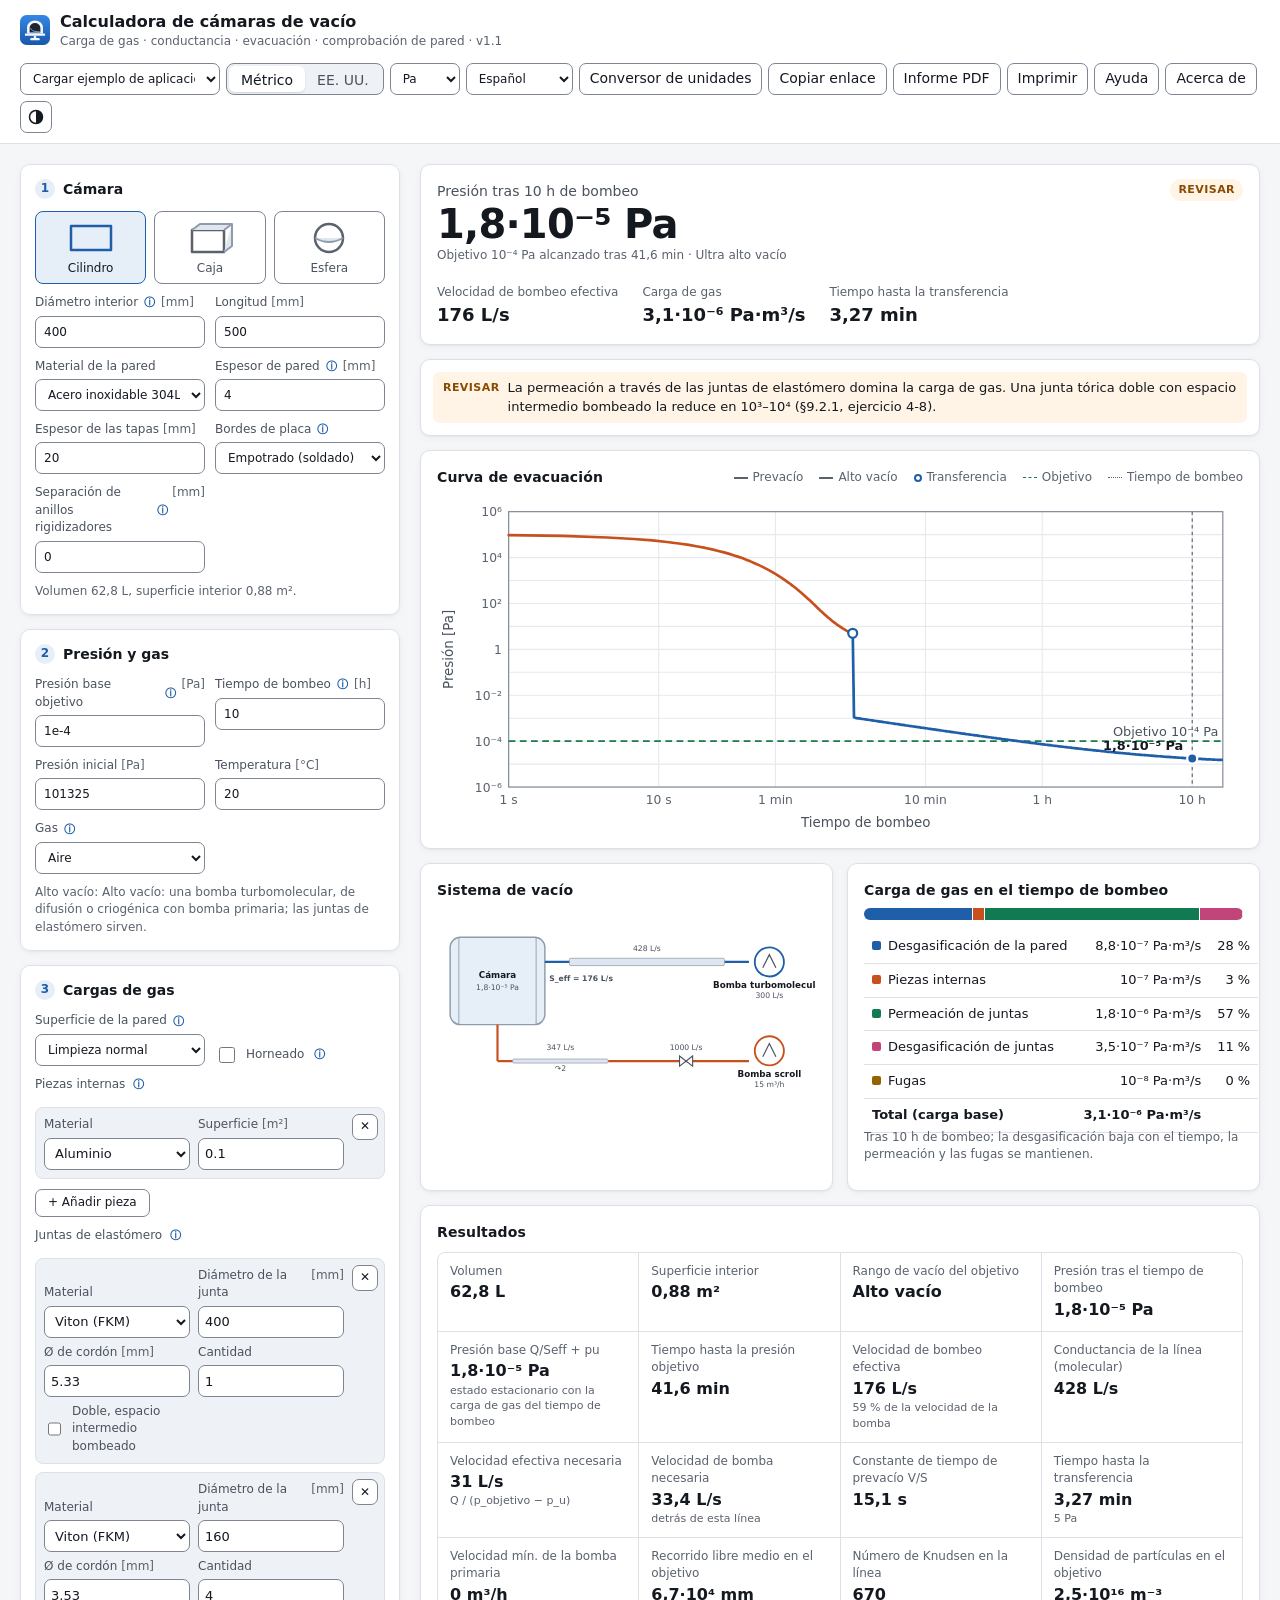
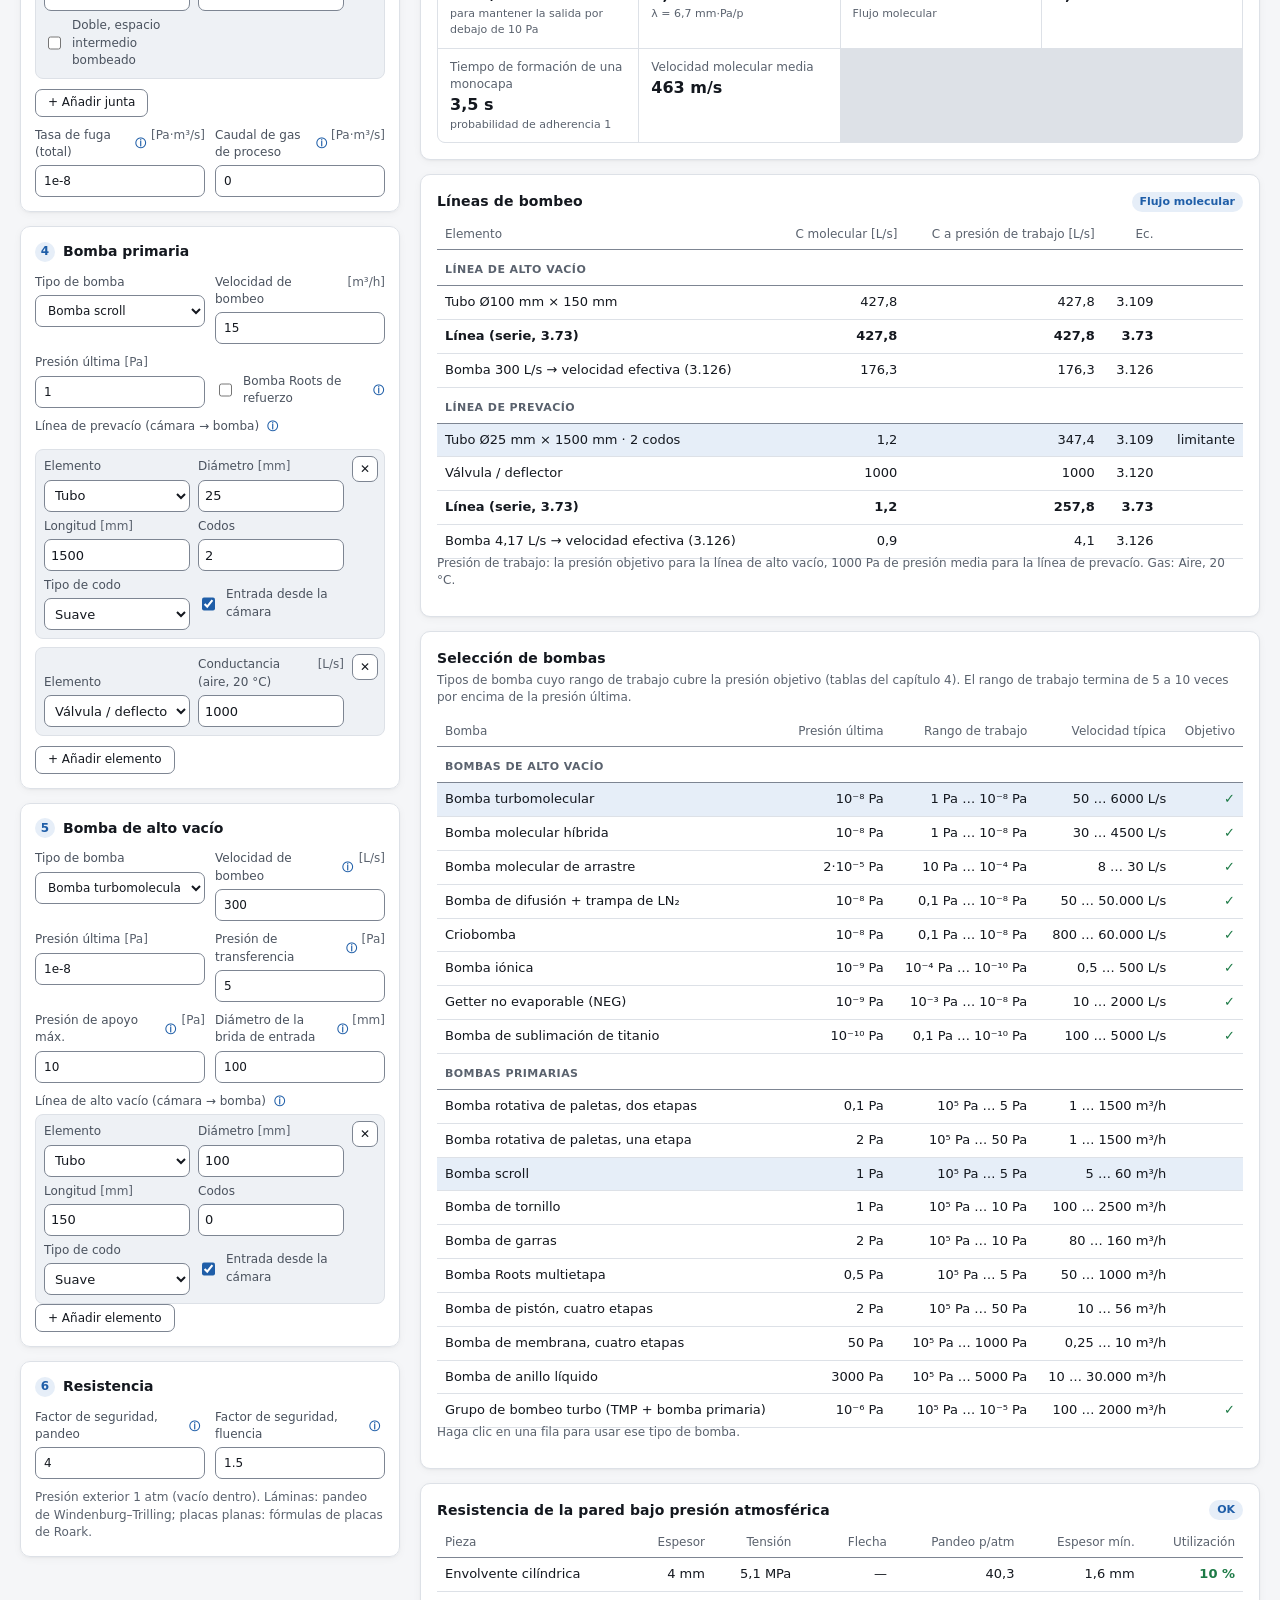
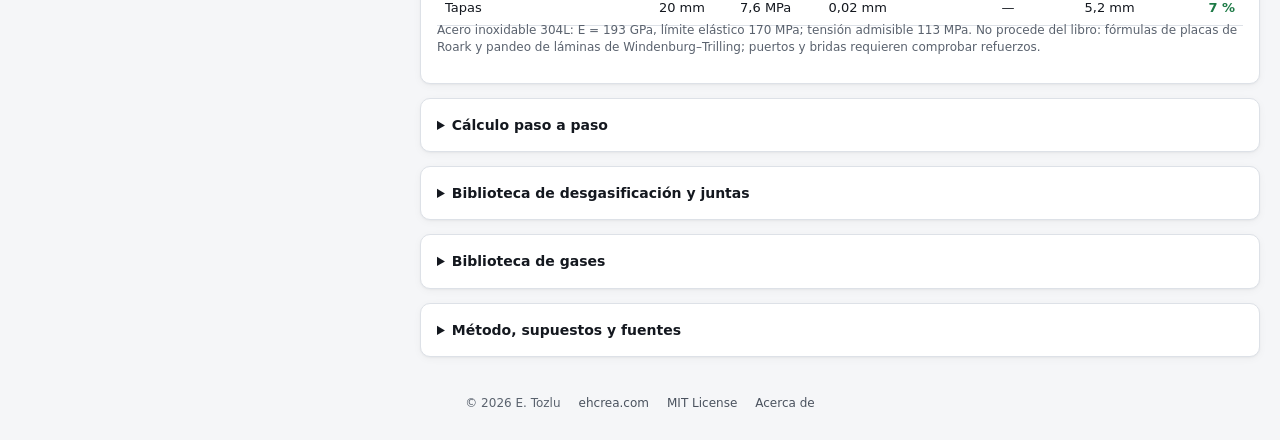
<file: es/index.html>
<!doctype html>
<html lang="es" data-page="es">
<head>
  <meta charset="utf-8">
  <meta name="viewport" content="width=device-width, initial-scale=1">
  <!-- seo: generated by tools/build-pages.js -->
  <title>Calculadora de cámaras de vacío: tiempo de evacuación, carga de gas y conductancia</title>
  <meta name="description" content="Calculadora gratuita en línea de cámaras de vacío: carga de gas por desgasificación, permeación y fugas, conductancia de las líneas de bombeo, velocidad de bombeo efectiva, tiempo de evacuación, selección de bombas y espesor de pared. Unidades métricas o de EE. UU., informe PDF.">
  <link rel="canonical" href="https://ehcrea.github.io/vacuum-chamber-calculator/es/">
  <link rel="alternate" hreflang="en" href="https://ehcrea.github.io/vacuum-chamber-calculator/">
  <link rel="alternate" hreflang="de" href="https://ehcrea.github.io/vacuum-chamber-calculator/de/">
  <link rel="alternate" hreflang="nl" href="https://ehcrea.github.io/vacuum-chamber-calculator/nl/">
  <link rel="alternate" hreflang="tr" href="https://ehcrea.github.io/vacuum-chamber-calculator/tr/">
  <link rel="alternate" hreflang="es" href="https://ehcrea.github.io/vacuum-chamber-calculator/es/">
  <link rel="alternate" hreflang="x-default" href="https://ehcrea.github.io/vacuum-chamber-calculator/">
  <meta property="og:type" content="website">
  <meta property="og:site_name" content="ehcrea">
  <meta property="og:title" content="Calculadora de cámaras de vacío: tiempo de evacuación, carga de gas y conductancia">
  <meta property="og:description" content="Calculadora gratuita en línea de cámaras de vacío: carga de gas por desgasificación, permeación y fugas, conductancia de las líneas de bombeo, velocidad de bombeo efectiva, tiempo de evacuación, selección de bombas y espesor de pared. Unidades métricas o de EE. UU., informe PDF.">
  <meta property="og:url" content="https://ehcrea.github.io/vacuum-chamber-calculator/es/">
  <meta property="og:image" content="https://ehcrea.github.io/vacuum-chamber-calculator/icons/og-image.png">
  <meta property="og:image:width" content="1200">
  <meta property="og:image:height" content="630">
  <meta property="og:image:alt" content="Calculadora de cámaras de vacío: tiempo de evacuación, carga de gas y conductancia">
  <meta property="og:locale" content="es_ES">
  <meta property="og:locale:alternate" content="en_US">
  <meta property="og:locale:alternate" content="de_DE">
  <meta property="og:locale:alternate" content="nl_NL">
  <meta property="og:locale:alternate" content="tr_TR">
  <meta name="twitter:card" content="summary_large_image">
  <meta name="twitter:title" content="Calculadora de cámaras de vacío: tiempo de evacuación, carga de gas y conductancia">
  <meta name="twitter:description" content="Calculadora gratuita en línea de cámaras de vacío: carga de gas por desgasificación, permeación y fugas, conductancia de las líneas de bombeo, velocidad de bombeo efectiva, tiempo de evacuación, selección de bombas y espesor de pared. Unidades métricas o de EE. UU., informe PDF.">
  <meta name="twitter:image" content="https://ehcrea.github.io/vacuum-chamber-calculator/icons/og-image.png">
  <script type="application/ld+json">{"@context":"https://schema.org","@type":"WebApplication","name":"Vacuum Chamber Calculator","alternateName":"Calculadora de cámaras de vacío: tiempo de evacuación, carga de gas y conductancia","url":"https://ehcrea.github.io/vacuum-chamber-calculator/es/","description":"Calculadora gratuita en línea de cámaras de vacío: carga de gas por desgasificación, permeación y fugas, conductancia de las líneas de bombeo, velocidad de bombeo efectiva, tiempo de evacuación, selección de bombas y espesor de pared. Unidades métricas o de EE. UU., informe PDF.","applicationCategory":"EngineeringApplication","operatingSystem":"Any (web browser)","browserRequirements":"Requires JavaScript","inLanguage":["en","de","nl","tr","es"],"isAccessibleForFree":true,"offers":{"@type":"Offer","price":"0","priceCurrency":"EUR"},"license":"https://opensource.org/licenses/MIT","image":"https://ehcrea.github.io/vacuum-chamber-calculator/icons/og-image.png","author":{"@type":"Person","name":"E. Tozlu","url":"https://erentozlu.com"},"publisher":{"@type":"Organization","name":"ehcrea","url":"https://ehcrea.com"},"codeRepository":"https://github.com/ehcrea/vacuum-chamber-calculator"}</script>
  <!-- /seo -->
  <link rel="icon" href="../icons/favicon.svg" type="image/svg+xml">
  <link rel="icon" href="../icons/favicon-32.png" sizes="32x32" type="image/png">
  <link rel="icon" href="../icons/favicon-16.png" sizes="16x16" type="image/png">
  <link rel="apple-touch-icon" href="../icons/app-icon-180.png" sizes="180x180">
  <link rel="manifest" href="../manifest.webmanifest">
  <meta name="apple-mobile-web-app-capable" content="yes">
  <meta name="mobile-web-app-capable" content="yes">
  <meta name="apple-mobile-web-app-title" content="Vacuum">
  <meta name="apple-mobile-web-app-status-bar-style" content="default">
  <meta name="theme-color" content="#f5f6f8" media="(prefers-color-scheme: light)">
  <meta name="theme-color" content="#0f1216" media="(prefers-color-scheme: dark)">
  <link rel="stylesheet" href="../css/style.css?v=6">
  <script>
    // Apply the saved theme before first paint to avoid a flash.
    try { const t = (localStorage.getItem('ehcrea.theme') || localStorage.getItem('vacuum.theme')); if (t === 'light' || t === 'dark') document.documentElement.setAttribute('data-theme', t); } catch (e) { /* storage unavailable */ }
  </script>
</head>
<body>
  <header class="topbar">
    <div class="brand">
      <img class="logo" src="../icons/favicon.svg" alt="" width="30" height="30">
      <div>
        <h1>Calculadora de cámaras de vacío</h1>
        <p class="subtitle">Carga de gas · conductancia · evacuación · comprobación de pared · v1.1</p>
      </div>
    </div>
    <div class="toolbar">
      <label class="preset">
        <span class="sr-only">Ejemplo de aplicación</span>
        <select id="preset" aria-label="Ejemplo de aplicación">
          <option value="">Cargar ejemplo de aplicación…</option>
        </select>
      </label>
      <div class="seg" role="radiogroup" aria-label="Sistema de unidades" id="units">
        <button type="button" role="radio" data-units="SI" aria-checked="true">Métrico</button>
        <button type="button" role="radio" data-units="IMP" aria-checked="false">EE. UU.</button>
      </div>
      <label class="lang">
        <span class="sr-only">Unidad de presión</span>
        <select id="punit" aria-label="Unidad de presión">
          <option value="Pa">Pa</option>
          <option value="mbar">mbar</option>
          <option value="Torr">Torr</option>
        </select>
      </label>
      <label class="lang">
        <span class="sr-only">Idioma</span>
        <select id="lang" aria-label="Idioma"></select>
      </label>
      <button type="button" class="btn" id="converter-open" title="Abrir el conversor de unidades">Conversor de unidades</button>
      <button type="button" class="btn" id="share" title="Copiar un enlace con este diseño">Copiar enlace</button>
      <button type="button" class="btn" id="pdf" title="Descargar un informe de diseño en PDF">Informe PDF</button>
      <button type="button" class="btn" id="print" title="Imprimir esta página">Imprimir</button>
      <button type="button" class="btn" id="help-open" title="Cómo usar esta calculadora">Ayuda</button>
      <button type="button" class="btn" id="about-open" title="Acerca de esta calculadora">Acerca de</button>
      <button type="button" class="btn btn-icon" id="theme" title="Cambiar tema claro/oscuro" aria-label="Cambiar tema">
        <svg width="16" height="16" viewBox="0 0 16 16" aria-hidden="true"><circle cx="8" cy="8" r="6.5" fill="none" stroke="currentColor" stroke-width="1.5"></circle><path d="M8 1.5a6.5 6.5 0 0 1 0 13z" fill="currentColor"></path></svg>
      </button>
    </div>
  </header>

  <main class="layout">
    <!-- ================= INPUTS ================= -->
    <form class="inputs" id="form" autocomplete="off" novalidate>
      <fieldset>
        <legend><span class="step">1</span>Cámara</legend>
        <div class="layout-picker" role="radiogroup" aria-label="Forma de la cámara" id="shape-picker">
          <button type="button" role="radio" data-shape="cyl" aria-checked="true">
            <svg viewBox="0 0 60 36" aria-hidden="true"><path d="M10 6H50V30H10Z"/><path class="metal" d="M10 6V30M50 6V30"/></svg>
            <span>Cilindro</span>
          </button>
          <button type="button" role="radio" data-shape="box" aria-checked="false">
            <svg viewBox="0 0 60 36" aria-hidden="true"><path d="M12 10H44V32H12Z"/><path class="metal" d="M12 10L20 4H52L44 10M52 4V26L44 32"/></svg>
            <span>Caja</span>
          </button>
          <button type="button" role="radio" data-shape="sphere" aria-checked="false">
            <svg viewBox="0 0 60 36" aria-hidden="true"><circle cx="30" cy="18" r="14" fill="none" stroke="currentColor"/><path class="metal" d="M16 18Q30 26 44 18"/></svg>
            <span>Esfera</span>
          </button>
        </div>
        <div class="grid2">
          <label data-show="cyl sphere"><span class="lt">Diámetro interior <span class="tip" tabindex="0" title="Diámetro interior de la envolvente.">ⓘ</span></span> <span class="u" data-unit="length"></span><input type="number" step="any" min="0" data-key="D" data-q="length"></label>
          <label data-show="cyl box">Longitud <span class="u" data-unit="length"></span><input type="number" step="any" min="0" data-key="L" data-q="length"></label>
          <label data-show="box">Anchura <span class="u" data-unit="length"></span><input type="number" step="any" min="0" data-key="W" data-q="length"></label>
          <label data-show="box">Altura <span class="u" data-unit="length"></span><input type="number" step="any" min="0" data-key="H" data-q="length"></label>
        </div>
        <div class="grid2">
          <label>Material de la pared
            <select data-key="wallMat" id="wallMat"></select>
          </label>
          <label><span class="lt">Espesor de pared <span class="tip" tabindex="0" title="Espesor de la envolvente (cilindro, esfera) o de las paredes laterales y el fondo (caja).">ⓘ</span></span> <span class="u" data-unit="length"></span><input type="number" step="any" min="0" data-key="tw" data-q="length"></label>
          <label data-show="cyl box"><span class="lt" id="te-label">Espesor de las tapas</span> <span class="u" data-unit="length"></span><input type="number" step="any" min="0" data-key="te" data-q="length"></label>
          <label data-show="cyl box"><span class="lt">Bordes de placa <span class="tip" tabindex="0" title="Los bordes soldados o con brida gruesa actúan como empotrados; las tapas atornilladas sobre una junta tórica se acercan más a simplemente apoyadas.">ⓘ</span></span>
            <select data-key="edge">
              <option value="fixed">Empotrado (soldado)</option>
              <option value="simple">Simplemente apoyado (atornillado)</option>
            </select>
          </label>
          <label data-show="cyl"><span class="lt">Separación de anillos rigidizadores <span class="tip" tabindex="0" title="Distancia entre anillos rigidizadores circunferenciales. 0 = sin anillos, la longitud libre es la del cilindro.">ⓘ</span></span> <span class="u" data-unit="length"></span><input type="number" step="any" min="0" data-key="stiff" data-q="length"></label>
        </div>
        <p class="hint" id="geo-hint"></p>
      </fieldset>

      <fieldset>
        <legend><span class="step">2</span>Presión y gas</legend>
        <div class="grid2">
          <label><span class="lt">Presión base objetivo <span class="tip" tabindex="0" title="Presión que debe alcanzar la cámara (sin gas de proceso). Su rango de vacío decide el tipo de bomba y las juntas.">ⓘ</span></span> <span class="u" data-unit="pressure"></span><input type="number" step="any" min="0" data-key="target" data-q="pressure"></label>
          <label><span class="lt">Tiempo de bombeo <span class="tip" tabindex="0" title="Tiempo desde el inicio del bombeo en el que se evalúan la presión y la carga de desgasificación. La desgasificación cae aproximadamente como 1/t, así que un tiempo mayor da una presión menor.">ⓘ</span></span> <span class="u" data-unit="time"></span><input type="number" step="any" min="0" data-key="tEval" data-q="time"></label>
          <label>Presión inicial <span class="u" data-unit="pressure"></span><input type="number" step="any" min="0" data-key="p0" data-q="pressure"></label>
          <label>Temperatura <span class="u" data-unit="temp"></span><input type="number" step="any" data-key="T" data-q="temp"></label>
          <label><span class="lt">Gas <span class="tip" tabindex="0" title="Gas usado para las conductancias, el recorrido libre medio y el régimen de flujo. La desgasificación de sistemas sin hornear es sobre todo vapor de agua; las fugas de aire son aire.">ⓘ</span></span>
            <select data-key="gas" id="gas"></select>
          </label>
        </div>
        <p class="hint" id="range-hint"></p>
      </fieldset>

      <fieldset>
        <legend><span class="step">3</span>Cargas de gas</legend>
        <div class="grid2">
          <label><span class="lt">Superficie de la pared <span class="tip" tabindex="0" title="Desgasificación de paredes metálicas tras 1 h de bombeo (figura 10.1): ultralimpia 10⁻⁶, limpieza normal 10⁻⁵, oxidada 10⁻⁴ Pa·m³/(s·m²), decreciendo como 1/t.">ⓘ</span></span>
            <select data-key="surface">
              <option value="clean">Ultralimpia</option>
              <option value="normal">Limpieza normal</option>
              <option value="rusty">Oxidada / sucia</option>
              <option value="none">Ignorar la desgasificación</option>
            </select>
          </label>
          <label class="check"><input type="checkbox" data-key="baked"> Horneado <span class="tip" tabindex="0" title="Tras el horneado la desgasificación baja a los valores del apéndice D (10⁻⁹–10⁻¹¹ Pa·m³/(s·m²) para acero inoxidable).">ⓘ</span></label>
          <label data-show="baked">Temperatura de horneado <span class="u" data-unit="temp"></span><input type="number" step="any" data-key="bakeT" data-q="temp"></label>
          <label data-show="baked"><span class="lt">El horneado termina tras <span class="tip" tabindex="0" title="Tiempo desde el inicio del bombeo hasta que termina el horneado y la cámara vuelve a temperatura ambiente. Antes se aplica la desgasificación sin hornear.">ⓘ</span></span> <span class="u" data-unit="time"></span><input type="number" step="any" min="0" data-key="bakeH" data-q="hours"></label>
        </div>
        <div class="mini-label">Piezas internas <span class="tip" tabindex="0" title="Utillajes, cables, aislamiento, muestras dentro de la cámara: su superficie también desgasifica. Elija Personalizado para introducir su propio valor.">ⓘ</span></div>
        <div class="rows" id="comps"></div>
        <button type="button" class="btn btn-small" id="add-comp">+ Añadir pieza</button>
        <div class="mini-label">Juntas de elastómero <span class="tip" tabindex="0" title="Juntas tóricas: el gas atraviesa el caucho desde la atmósfera (permeación ∝ longitud) y el caucho expuesto desgasifica. Una junta doble con espacio intermedio bombeado reduce la diferencia de presión.">ⓘ</span></div>
        <div class="rows" id="seals"></div>
        <button type="button" class="btn btn-small" id="add-seal">+ Añadir junta</button>
        <div class="grid2">
          <label><span class="lt">Tasa de fuga (total) <span class="tip" tabindex="0" title="Tasa de fuga total admisible de soldaduras, pasamuros y juntas. Una buena prueba de fugas con helio llega a 10⁻¹⁰ Pa·m³/s por unión.">ⓘ</span></span> <span class="u" data-unit="throughput"></span><input type="number" step="any" min="0" data-key="leak" data-q="throughput"></label>
          <label><span class="lt">Caudal de gas de proceso <span class="tip" tabindex="0" title="Gas admitido durante el funcionamiento (gas de pulverización, válvula dosificadora). Fija la presión de trabajo y el tamaño de la bomba primaria, no la presión base.">ⓘ</span></span> <span class="u" data-unit="throughput"></span><input type="number" step="any" min="0" data-key="process" data-q="throughput"></label>
        </div>
      </fieldset>

      <fieldset>
        <legend><span class="step">4</span>Bomba primaria</legend>
        <div class="grid2">
          <label>Tipo de bomba
            <select data-key="roughType" id="roughType"></select>
          </label>
          <label>Velocidad de bombeo <span class="u" data-unit="roughS"></span><input type="number" step="any" min="0" data-key="roughS" data-q="roughS"></label>
          <label>Presión última <span class="u" data-unit="pressure"></span><input type="number" step="any" min="0" data-key="roughPu" data-q="pressure"></label>
          <label class="check"><input type="checkbox" data-key="boosterOn"> Bomba Roots de refuerzo <span class="tip" tabindex="0" title="Una bomba Roots en serie aumenta la velocidad entre unos 10³ y 10⁻¹ Pa (§4.6).">ⓘ</span></label>
          <label data-show="booster">Velocidad Roots <span class="u" data-unit="roughS"></span><input type="number" step="any" min="0" data-key="boosterS" data-q="roughS"></label>
          <label data-show="booster">Arranque Roots por debajo de <span class="u" data-unit="pressure"></span><input type="number" step="any" min="0" data-key="boosterP" data-q="pressure"></label>
        </div>
        <div class="mini-label">Línea de prevacío (cámara → bomba) <span class="tip" tabindex="0" title="Tubos, válvulas y orificios en serie entre la cámara y la bomba primaria.">ⓘ</span></div>
        <div class="rows" id="roughLine"></div>
        <button type="button" class="btn btn-small" data-add-line="roughLine">+ Añadir elemento</button>
      </fieldset>

      <fieldset>
        <legend><span class="step">5</span>Bomba de alto vacío</legend>
        <div class="grid2">
          <label>Tipo de bomba
            <select data-key="hvType" id="hvType"></select>
          </label>
          <label data-show="hv"><span class="lt">Velocidad de bombeo <span class="tip" tabindex="0" title="Velocidad de bombeo en la entrada para el gas elegido, según la hoja de datos.">ⓘ</span></span> <span class="u" data-unit="speed"></span><input type="number" step="any" min="0" data-key="hvS" data-q="speed"></label>
          <label data-show="hv">Presión última <span class="u" data-unit="pressure"></span><input type="number" step="any" min="0" data-key="hvPu" data-q="pressure"></label>
          <label data-show="hv"><span class="lt">Presión de transferencia <span class="tip" tabindex="0" title="Presión a la que se cierra la válvula de prevacío y se abre la de alto vacío.">ⓘ</span></span> <span class="u" data-unit="pressure"></span><input type="number" step="any" min="0" data-key="hvCross" data-q="pressure"></label>
          <label data-show="backed"><span class="lt">Presión de apoyo máx. <span class="tip" tabindex="0" title="Máxima presión de prevacío en la salida de la bomba: unos 10 Pa en turbobombas, la presión crítica (≈20 Pa) en bombas de difusión.">ⓘ</span></span> <span class="u" data-unit="pressure"></span><input type="number" step="any" min="0" data-key="hvBacking" data-q="pressure"></label>
          <label data-show="hv"><span class="lt">Diámetro de la brida de entrada <span class="tip" tabindex="0" title="La conductancia molecular de la abertura de entrada limita la velocidad de cualquier bomba en esta brida (ejercicio 4-5).">ⓘ</span></span> <span class="u" data-unit="length"></span><input type="number" step="any" min="0" data-key="hvFlange" data-q="length"></label>
        </div>
        <div data-show="hv">
          <div class="mini-label">Línea de alto vacío (cámara → bomba) <span class="tip" tabindex="0" title="Puertos, válvulas, deflectores y trampas en serie entre la cámara y la bomba de alto vacío.">ⓘ</span></div>
          <div class="rows" id="hvLine"></div>
          <button type="button" class="btn btn-small" data-add-line="hvLine">+ Añadir elemento</button>
        </div>
      </fieldset>

      <fieldset>
        <legend><span class="step">6</span>Resistencia</legend>
        <div class="grid2">
          <label><span class="lt">Factor de seguridad, pandeo <span class="tip" tabindex="0" title="Relación entre la presión de pandeo elástico y la carga atmosférica. Las láminas delgadas son sensibles a imperfecciones: lo habitual es de 3 a 5.">ⓘ</span></span><input type="number" step="any" min="1" data-key="sfB" data-q="num"></label>
          <label><span class="lt">Factor de seguridad, fluencia <span class="tip" tabindex="0" title="Tensión admisible = límite elástico / factor de seguridad.">ⓘ</span></span><input type="number" step="any" min="1" data-key="sfY" data-q="num"></label>
        </div>
        <p class="hint">Presión exterior 1 atm (vacío dentro). Láminas: pandeo de Windenburg–Trilling; placas planas: fórmulas de placas de Roark.</p>
      </fieldset>
    </form>

    <!-- ================= RESULTS ================= -->
    <section class="results" aria-live="polite">
      <div class="card hero" id="hero">
        <div class="hero-main">
          <div class="hero-label" id="hero-label">Presión tras el tiempo de bombeo</div>
          <div class="hero-value" id="hero-value">—</div>
          <div class="hero-sub" id="hero-sub"></div>
        </div>
        <dl class="hero-side" id="hero-side"></dl>
        <div class="status-chip" id="status-chip"></div>
      </div>

      <div class="card issues" id="issues" hidden></div>

      <div class="card">
        <div class="card-head"><h2 id="chart-title">Curva de evacuación</h2><span class="legend-key" id="chart-legend"></span></div>
        <div class="drawing chart" id="chart"></div>
      </div>

      <div class="grid-cards">
        <div class="card">
          <div class="card-head"><h2>Sistema de vacío</h2></div>
          <div class="drawing" id="schematic"></div>
        </div>
        <div class="card">
          <div class="card-head"><h2>Carga de gas en el tiempo de bombeo</h2></div>
          <div id="loads"></div>
        </div>
      </div>

      <div class="card">
        <h2>Resultados</h2>
        <div class="metrics" id="metrics"></div>
      </div>

      <div class="card">
        <div class="card-head"><h2>Líneas de bombeo</h2><span class="badge" id="line-badge"></span></div>
        <div class="table-wrap" id="line-table"></div>
      </div>

      <div class="card">
        <div class="card-head"><h2>Selección de bombas</h2></div>
        <p class="card-note">Tipos de bomba cuyo rango de trabajo cubre la presión objetivo (tablas del capítulo 4). El rango de trabajo termina de 5 a 10 veces por encima de la presión última.</p>
        <div class="table-wrap" id="pump-table"></div>
      </div>

      <div class="card">
        <div class="card-head"><h2>Resistencia de la pared bajo presión atmosférica</h2><span class="badge" id="struct-badge"></span></div>
        <div class="table-wrap" id="struct-table"></div>
      </div>

      <details class="card lib" id="steps-card">
        <summary>Cálculo paso a paso</summary>
        <div class="steps" id="steps"></div>
      </details>

      <details class="card lib">
        <summary>Biblioteca de desgasificación y juntas</summary>
        <p class="card-note">Valores típicos del libro (figuras 10.1–10.3, tablas 10.1–10.2, apéndice D). Los valores reales dependen de la limpieza, el historial y el tiempo de bombeo; mida en sistemas críticos.</p>
        <div class="table-wrap" id="outg-table"></div>
        <p class="card-note" data-i18n-html="nasa"><!--i18n:nasa-->¿Evaluar otros materiales? La <a href="https://etd.gsfc.nasa.gov/capabilities/outgassing-database/" target="_blank" rel="noopener">base de datos de desgasificación de la NASA</a> recoge TML y CVCM (ASTM E595: 24 h a 125 °C en vacío) de miles de polímeros, adhesivos y cables. Un límite de aceptación habitual es TML ≤ 1 % y CVCM ≤ 0,1 %. Son porcentajes de pérdida de masa, no tasas de desgasificación: úselos para elegir materiales y tome las tasas para la calculadora de la tabla anterior o de mediciones.<!--/i18n:nasa--></p>
        <div class="table-wrap" id="seal-table"></div>
      </details>

      <details class="card lib">
        <summary>Biblioteca de gases</summary>
        <div class="table-wrap" id="gas-table"></div>
      </details>

      <details class="card notes">
        <summary>Método, supuestos y fuentes</summary>
        <div class="notes-body" data-i18n-html="notes"><!--i18n:notes--><ul>
<li><b>Fuente.</b> Fórmulas y datos de <i>Vacuum Science and Technology</i> (Suurmeijer, Mulder, Verhoeven): teoría cinética de gases (cap. 1), flujo de gases y conductancia (cap. 3), bombas y sistemas de bombeo (cap. 4), juntas (cap. 9), materiales, desgasificación y permeación (cap. 10, apéndice D). La calculadora reproduce el ejemplo resuelto de §3.17 y los ejercicios 3-1, 3-2, 3-3, 4-5, 4-6, 4-8 y 4-17 (vea las pruebas del repositorio).</li>
<li><b>Conductancia.</b> Flujo molecular: orificio (3.97), tubos cortos con el factor de Clausing 4d/(4d + 3l) (3.109–3.110), tubos largos (3.107), conductos rectangulares (3.112–3.114), ranuras anulares (3.105, 3.116) y codos como longitud adicional α·d (3.118). Flujo viscoso: Poiseuille (3.89, 3.91, 3.93). Transición: la f(d·p) empírica de (3.123) escrita en d/λ para que valga para cualquier gas; los orificios se interpolan entre flujo molecular y bloqueado (supuesto). Las conductancias escalan con √(T/M) (3.120).</li>
<li><b>Cargas de gas.</b> Metales: q = q₁ₕ·(1 h/t) con 10⁻⁶, 10⁻⁵ o 10⁻⁴ Pa·m³/(s·m²) a 1 h (figura 10.1, tabla 10.1); polímeros y cerámicas según la figura 10.2 (≈1/t^0,6–0,85); tras el horneado, los valores del apéndice D. Permeación por juntas tóricas Q = P(T)·Δp·F·πD con el ajuste de Arrhenius de la figura 10.3 y un factor geométrico F = 2, que reproduce el ejemplo de Viton de §4.11.1 y el ejercicio 4-8. Una junta doble con espacio intermedio bombeado solo ve la presión intermedia (§9.2.1).</li>
<li><b>Evacuación.</b> V·dp/dt = Q(t) − S_eff·(p − p_u), integrada con pasos exponenciales (7.4, 7.7); la velocidad cae como S₀·(1 − p_u/p) (7.8), el caudal se limita por el flujo bloqueado en la sección más estrecha de la línea, una bomba Roots opcional entra por debajo de su presión de arranque y la bomba de alto vacío a la presión de transferencia. La ley 1/t se extrapola con un aviso más allá de su validez de unas decenas de horas.</li>
<li><b>Bombas.</b> Presiones últimas, rangos de trabajo y velocidades típicas de las tablas del capítulo 4; el rango de trabajo termina de 5 a 10 veces por encima de la presión última. Bomba primaria: S_b ≥ Q_max/p_b,max (ejercicios 4-3, 4-6).</li>
<li><b>Resistencia de la pared (no está en el libro).</b> Cilindros: pandeo elástico de Windenburg–Trilling con el límite de cilindro largo 2E/(1−ν²)·(t/D)³; esferas: 0,25·E·(t/Rₒ)², un límite inferior que, con el factor de seguridad por defecto 4, equivale a la presión admisible elástica de ASME VIII-1 UG-28(d); placas planas bajo 1 atm: fórmulas de Roark para placas rectangulares y circulares empotradas o simplemente apoyadas. Puertos, bridas, soldaduras y rigidizadores requieren una comprobación aparte según la norma de recipientes a presión aplicable.</li>
<li><b>No incluido.</b> Mezclas de gases y presiones parciales, curvas de velocidad de hojas de datos, relación de compresión de turbobombas, picos de desorción durante el horneado, desgasificación limitada por difusión, fugas virtuales, conductancia de geometrías complejas (use un elemento de conductancia fija), transpiración térmica.</li>
<li><b>Verificación con otras fuentes.</b> Además de los ejemplos del libro, las pruebas comparan la calculadora con valores estándar de manuales para aire a 20 °C (orificio 11,6 L/s por cm², tubo largo 12,1·d³/l, Poiseuille 135·d⁴·p̄/l, orificio estrangulado ≈ 20 L/s por cm²; d y l en cm, p̄ en mbar): todos coinciden dentro del 1 %. El pandeo de cilindros coincide dentro del 5 % con la fórmula de von Mises de la EN 13445-3. Desviación conocida: el factor de tubo corto 4d/(4d + 3l) del libro es hasta un 11 % mayor que los valores exactos de Clausing, por lo que las conductancias de tubos cortos son algo optimistas.</li>
</ul><!--/i18n:notes--></div>
      </details>
    </section>
  </main>

  <footer class="site-footer">
    <span>© 2026 E. Tozlu</span>
    <a href="https://ehcrea.com" target="_blank" rel="noopener">ehcrea.com</a>
    <a href="https://github.com/ehcrea/vacuum-chamber-calculator/blob/main/LICENSE" target="_blank" rel="noopener">MIT License</a>
    <a href="#about" id="about-link">Acerca de</a>
  </footer>

  <dialog class="about" id="about" aria-labelledby="about-title">
    <form method="dialog"><button class="btn btn-icon about-close" title="Cerrar" aria-label="Cerrar">✕</button></form>
    <div data-i18n-html="about"><!--i18n:about--><div class="about-head"><img src="../icons/favicon.svg" alt=""><div><h2 id="about-title">Calculadora de cámaras de vacío</h2><p>Versión 1.1 · de E. Tozlu</p></div></div>
<p>Una herramienta gratuita en el navegador para diseñar una cámara de vacío y su sistema de bombeo. Suma la carga de gas por desgasificación, permeación a través de juntas y fugas, calcula la conductancia de las líneas de bombeo y la velocidad de bombeo efectiva, simula la evacuación desde la atmósfera y comprueba las paredes frente al colapso. Todos los cálculos se hacen en su navegador.</p>
<p>Las fórmulas, los datos de materiales y los ejemplos resueltos proceden del libro de texto <i>Vacuum Science and Technology</i> de Bart Suurmeijer, Theo Mulder y Jan Verhoeven; los números de ecuación del cálculo paso a paso remiten a él. La comprobación de paredes usa las fórmulas de placas de Roark y la fórmula de pandeo de Windenburg–Trilling. Sin relación ni respaldo de los autores ni de la editorial.</p>
<p>Creado por E. Tozlu. Más herramientas y proyectos de ingeniería en <a href="https://ehcrea.com" target="_blank" rel="noopener">ehcrea.com</a>.</p>
<p>Código abierto bajo la <a href="https://github.com/ehcrea/vacuum-chamber-calculator/blob/main/LICENSE" target="_blank" rel="noopener">licencia MIT</a>; el código fuente está en <a href="https://github.com/ehcrea/vacuum-chamber-calculator" target="_blank" rel="noopener">GitHub</a>.</p>
<div class="about-social"><span class="about-social-label">Siga a ehcrea.studio</span><a class="social-link" href="https://www.instagram.com/ehcrea.studio" target="_blank" rel="noopener" aria-label="ehcrea.studio en Instagram (se abre en una pestaña nueva)"><svg viewBox="0 0 24 24" width="18" height="18" aria-hidden="true" focusable="false"><rect x="3" y="3" width="18" height="18" rx="5" fill="none" stroke="currentColor" stroke-width="2"/><circle cx="12" cy="12" r="4" fill="none" stroke="currentColor" stroke-width="2"/><circle cx="17.5" cy="6.5" r="1.3" fill="currentColor"/></svg><span>Instagram</span></a><a class="social-link" href="https://www.facebook.com/ehcrea.studio" target="_blank" rel="noopener" aria-label="ehcrea.studio en Facebook (se abre en una pestaña nueva)"><svg viewBox="0 0 24 24" width="18" height="18" aria-hidden="true" focusable="false"><path fill="currentColor" d="M13.5 21v-7.5h2.6l.4-3h-3V8.6c0-.9.3-1.5 1.5-1.5h1.6V4.4c-.3 0-1.2-.1-2.3-.1-2.3 0-3.8 1.4-3.8 3.9v2.3H7.9v3h2.6V21h3z"/></svg><span>Facebook</span></a></div><div class="about-support"><p><strong>¿Le resulta útil la calculadora de vacío?</strong> Es gratuita para todos y sigo añadiendo funciones en mi tiempo libre. Si le ha ahorrado tiempo en el diseño de una cámara o le ha ayudado a aprender, puede apoyar su desarrollo en Patreon. Cada aportación, grande o pequeña, me ayuda a seguir creando nuevas herramientas de ingeniería. ¡Gracias!</p><a class="btn-support" href="https://www.patreon.com/ehcrea" target="_blank" rel="noopener"><span aria-hidden="true">♥</span> Apóyeme en Patreon</a></div>
<p class="about-meta"><strong>Aviso.</strong> Los resultados son estimaciones de ingeniería para el diseño conceptual, no un cálculo certificado. Los cálculos reproducen los ejemplos resueltos del libro y se han contrastado con valores estándar de manuales y con la fórmula de pandeo elástico de la EN 13445-3 (vea las notas bajo los resultados). Límites conocidos: el factor de Clausing del libro para tubos cortos da conductancias hasta un 11 % mayores que los valores exactos; los datos de desgasificación y permeación varían un orden de magnitud según el lote, la limpieza y el historial; los datos de bombas son valores típicos, así que use las curvas del fabricante para la bomba real. Verifique los sistemas críticos midiendo y haga comprobar las piezas a presión, los puertos y las soldaduras según la norma aplicable (p. ej. ASME VIII-1 o EN 13445). La herramienta se ofrece tal cual, sin garantía alguna; úsela bajo su propia responsabilidad.</p><!--/i18n:about--></div>
  </dialog>

  <dialog class="about help" id="help" aria-labelledby="help-title">
    <form method="dialog"><button class="btn btn-icon about-close" title="Cerrar" aria-label="Cerrar">✕</button></form>
    <div data-i18n-html="help"><!--i18n:help--><h2 id="help-title">Cómo usar la calculadora de cámaras de vacío</h2>
<p>¿Es nuevo? Elija un ejemplo en <b>Cargar ejemplo de aplicación…</b> de la barra de herramientas, cambie luego un valor cada vez y observe la curva de evacuación.</p>
<h3>Seis pasos</h3>
<ol>
<li><b>Cámara</b>: forma, dimensiones interiores, material de la pared y espesores.</li>
<li><b>Presión y gas</b>: la presión base necesaria, el tiempo de bombeo en el que debe alcanzarse, el gas y la temperatura.</li>
<li><b>Cargas de gas</b>: limpieza de la pared y horneado, piezas internas con su superficie, las juntas de elastómero (juntas tóricas) y la tasa de fuga admisible. Un caudal de gas de proceso solo cuenta en funcionamiento.</li>
<li><b>Bomba primaria</b> y su línea desde la cámara, opcionalmente con bomba Roots.</li>
<li><b>Bomba de alto vacío</b> con su velocidad, presión de transferencia y de apoyo, y la línea (puertos, válvulas, deflectores) entre la cámara y la bomba.</li>
<li><b>Resistencia</b>: factores de seguridad para la carga atmosférica sobre las paredes.</li>
</ol>
<h3>Ideas clave</h3>
<dl>
<dt>Carga de gas Q</dt><dd>Gas que entra en la cámara por segundo [Pa·m³/s]. Por debajo de unos 10⁻² Pa domina la desgasificación (sobre todo vapor de agua), que cae aproximadamente como 1/t.</dd>
<dt>Conductancia C</dt><dd>Facilidad con la que el gas atraviesa un tubo u orificio. En flujo molecular solo depende de la geometría y del gas, no de la presión. En serie, 1/C = Σ1/Cᵢ.</dd>
<dt>Velocidad efectiva</dt><dd>S_eff = S·C/(S + C): la velocidad que realmente llega a la cámara. Una bomba mucho mayor que la conductancia de la línea se desaprovecha.</dd>
<dt>Presión base</dt><dd>p = Q/S_eff + p_u: carga de gas dividida por la velocidad efectiva, más la presión última de la bomba.</dd>
<dt>Régimen de flujo</dt><dd>Número de Knudsen Kn = λ/d: viscoso por debajo de 0,01, molecular por encima de 1. El prevacío es casi siempre viscoso; el alto vacío, molecular.</dd>
</dl>
<h3>Leer los resultados</h3>
<ul>
<li>La etiqueta muestra <b>OK</b>, <b>Revisar</b> o <b>Problema</b>; cada mensaje indica qué cambiar y cita la sección del libro.</li>
<li>La curva de evacuación muestra el prevacío (naranja) y el alto vacío (azul), el punto de transferencia, el objetivo y el tiempo de bombeo.</li>
<li><b>Líneas de bombeo</b> lista cada elemento; el limitante aparece resaltado. <b>Selección de bombas</b> marca los tipos adecuados para el objetivo; haga clic en una fila para usarlo.</li>
<li><b>Cálculo paso a paso</b> muestra todas las fórmulas con su número de ecuación. <b>Copiar enlace</b> guarda el diseño en un enlace; <b>Informe PDF</b> crea un informe imprimible.</li>
</ul>
<h3>Lecturas gratuitas para estudiantes</h3>
<p>Todas las fuentes siguientes se pueden leer gratis en línea (en inglés) y están ordenadas, a grandes rasgos, de introductorias a avanzadas.</p>
<ul class="reading">
<li><a href="https://www.leybold.com/en-us/knowledge/vacuum-fundamentals" target="_blank" rel="noopener">Leybold – Fundamentals of Vacuum Technology</a>: introducción que va de la física de gases a las bombas, los medidores y la detección de fugas; también disponible como libro electrónico gratuito.</li>
<li><a href="https://www.pfeiffervacuum.com/global/en/knowledge/vacuum-technology" target="_blank" rel="noopener">Pfeiffer Vacuum – The Vacuum Technology Book</a>: cálculos básicos (presión, flujo de gas, conductancia, tiempo de evacuación), componentes, bombas y medición.</li>
<li><a href="https://arxiv.org/abs/2006.01464" target="_blank" rel="noopener">E. Al-Dmour – Fundamentals of Vacuum Physics and Technology</a>: clase de la CERN Accelerator School (2020): teoría cinética de los gases, flujo de gas y las principales fuentes de gas de forma compacta.</li>
<li><a href="https://arxiv.org/abs/1404.0960" target="_blank" rel="noopener">P. Chiggiato – Vacuum Technology for Ion Sources</a>: clase de la CERN Accelerator School (2014): regímenes de flujo, conductancias, selección de bombas y una analogía eléctrica para la evacuación.</li>
<li><a href="https://arxiv.org/abs/2105.07675" target="_blank" rel="noopener">M. Seidel – Accelerator Vacuum</a>: clase de la CERN Accelerator School (2021): perfiles de presión a lo largo de tubos largos; por qué muchos sistemas están limitados por la conductancia.</li>
<li><a href="https://arxiv.org/abs/2006.07124" target="_blank" rel="noopener">P. Chiggiato – Outgassing Properties of Vacuum Materials for Particle Accelerators</a>: clase de la CERN Accelerator School (2020): por qué las superficies liberan gas, el papel del vapor de agua y del horneado, la elección de materiales; base de la ley 1/t.</li>
<li><a href="https://etd.gsfc.nasa.gov/capabilities/outgassing-database/" target="_blank" rel="noopener">NASA – Outgassing Data for Selecting Spacecraft Materials</a>: base de datos gratuita y consultable con miles de materiales (adhesivos, elastómeros, plásticos, cintas, cables) ensayados según ASTM E595. Indica TML (pérdida total de masa, %) y CVCM (material volátil condensable recogido, %), valores de cribado para seleccionar materiales; no son tasas de desgasificación y no se pueden introducir directamente en la calculadora.</li>
<li><a href="https://arxiv.org/abs/2006.01574" target="_blank" rel="noopener">V. Baglin – Cryopumping and Vacuum Systems</a>: clase de la CERN Accelerator School (2020): bombas de captura y criobombas, aplicadas a un gran sistema real (LHC).</li>
<li><a href="https://ntrs.nasa.gov/citations/20205011530" target="_blank" rel="noopener">NASA SP-8007 – Buckling of Thin-Walled Circular Cylinders (2020)</a>: guía de diseño de la NASA sobre pandeo de láminas y factores de reducción; base de la comprobación de resistencia de la pared.</li>
<li>Definiciones breves en Wikipedia: <a href="https://en.wikipedia.org/wiki/Vacuum" target="_blank" rel="noopener">Vacuum</a>, <a href="https://en.wikipedia.org/wiki/Mean_free_path" target="_blank" rel="noopener">Recorrido libre medio</a>, <a href="https://en.wikipedia.org/wiki/Knudsen_number" target="_blank" rel="noopener">Knudsen number</a>, <a href="https://en.wikipedia.org/wiki/Free_molecular_flow" target="_blank" rel="noopener">Free molecular flow</a>, <a href="https://en.wikipedia.org/wiki/Outgassing" target="_blank" rel="noopener">Outgassing</a>, <a href="https://en.wikipedia.org/wiki/Vacuum_pump" target="_blank" rel="noopener">Vacuum pump</a>, <a href="https://en.wikipedia.org/wiki/Ultra-high_vacuum" target="_blank" rel="noopener">Ultra alto vacío</a>.</li>
</ul>
<p class="about-meta">Los enlaces llevan a sitios web externos; su contenido es responsabilidad de sus autores.</p>
<p class="about-meta">Las presiones pueden mostrarse en Pa, mbar o Torr; el caudal y la desgasificación siguen esa elección.</p><!--/i18n:help--></div>
  </dialog>

  <dialog class="about converter" id="converter" aria-labelledby="conv-title">
    <form method="dialog"><button class="btn btn-icon about-close" title="Cerrar" aria-label="Cerrar">✕</button></form>
    <h2 id="conv-title">Conversor de unidades</h2>
    <div class="seg seg-wide conv-tabs" role="radiogroup" aria-label="Magnitud" id="conv-family">
      <button type="button" role="radio" data-family="pressure" aria-checked="true">Presión</button>
      <button type="button" role="radio" data-family="throughput" aria-checked="false">Throughput</button>
      <button type="button" role="radio" data-family="speed" aria-checked="false">Velocidad de bombeo</button>
      <button type="button" role="radio" data-family="outg" aria-checked="false">Outgassing</button>
      <button type="button" role="radio" data-family="length" aria-checked="false">Longitud</button>
      <button type="button" role="radio" data-family="temp" aria-checked="false">Temperatura</button>
      <button type="button" role="radio" data-family="volume" aria-checked="false">Volumen</button>
    </div>
    <p class="hint">Type in any field; the others update.</p>
    <div class="conv-grid" id="conv-fields"></div>
    <p class="hint" id="conv-note"></p>
  </dialog>

  <div class="toast" id="toast" role="status" hidden></div>

  <script src="../js/units.js?v=6"></script>
  <script src="../js/i18n.js?v=6"></script>
  <script src="../js/data.js?v=6"></script>
  <script src="../js/physics.js?v=6"></script>
  <script src="../js/presets.js?v=6"></script>
  <script src="../js/steps.js?v=6"></script>
  <script src="../js/drawing.js?v=6"></script>
  <script src="../js/charts.js?v=6"></script>
  <script src="../js/report.js?v=6"></script>
  <script src="../js/app.js?v=6"></script>
</body>
</html>
</file>
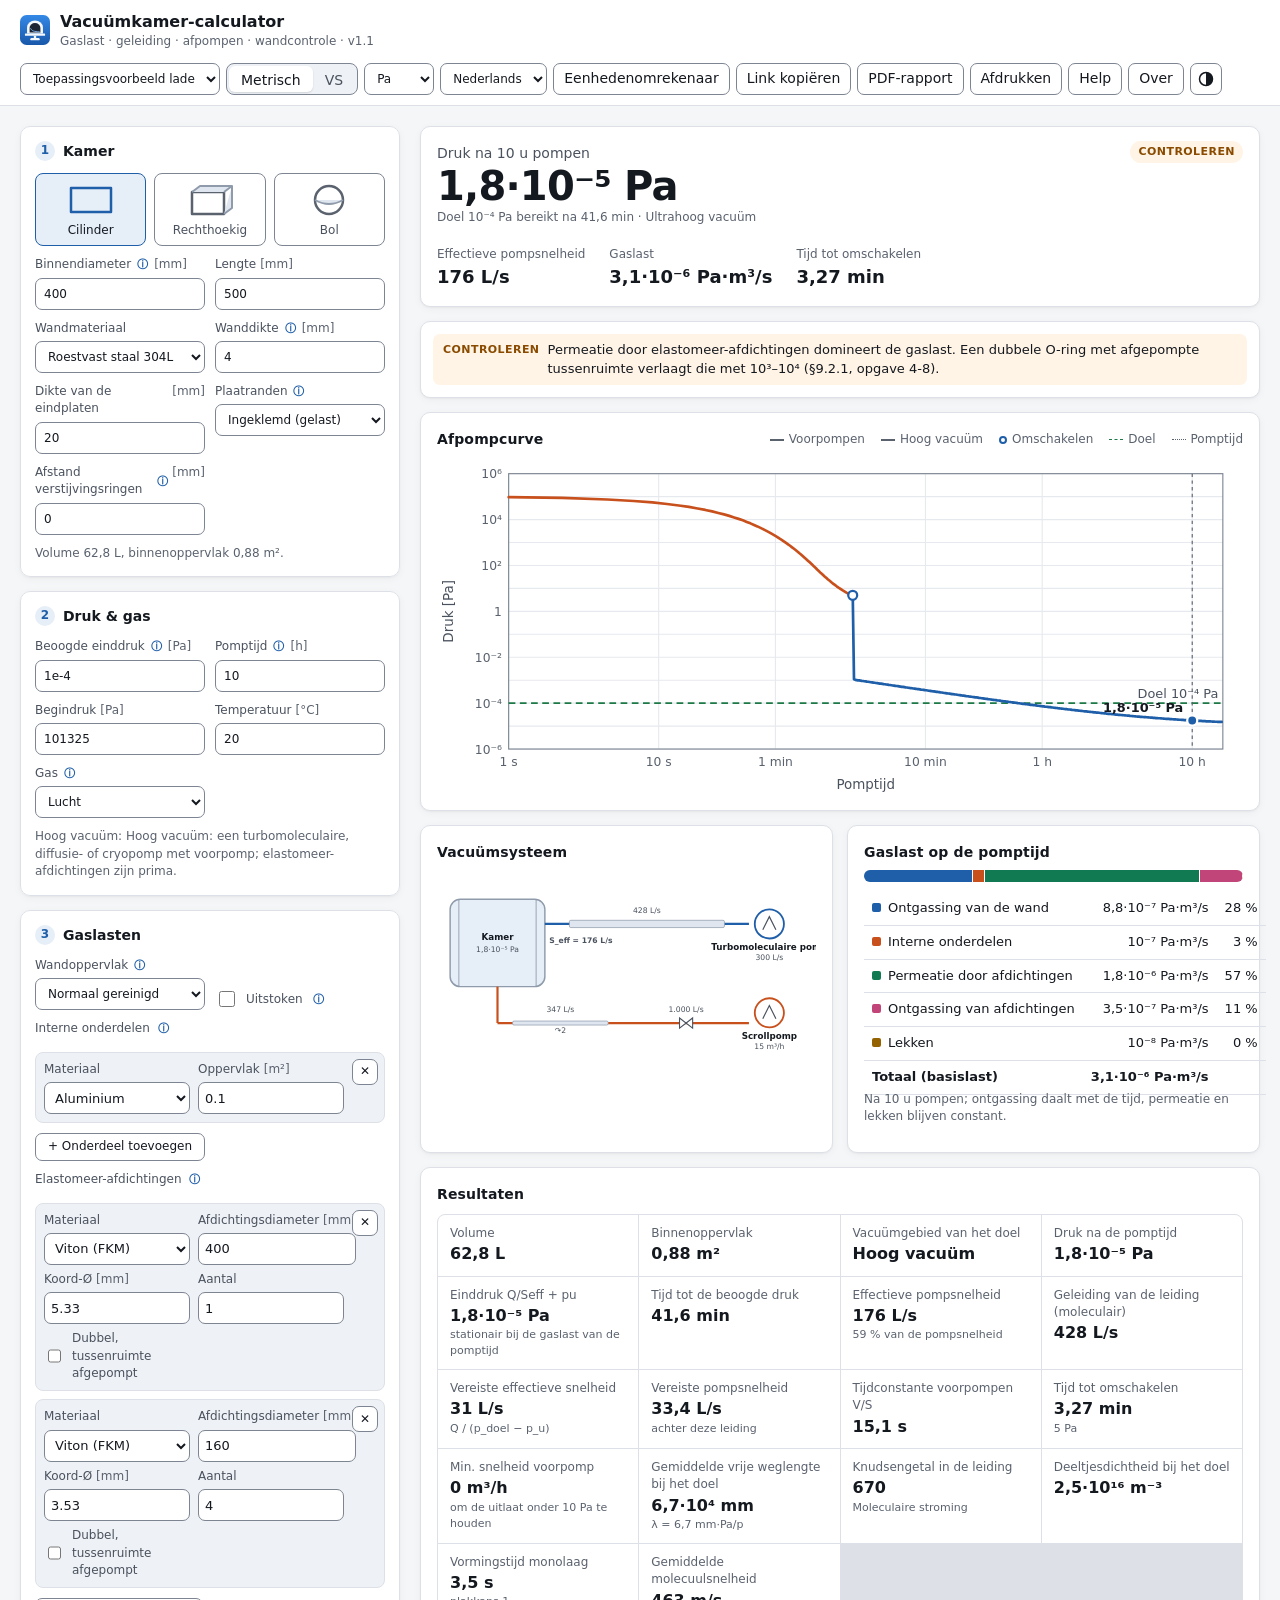
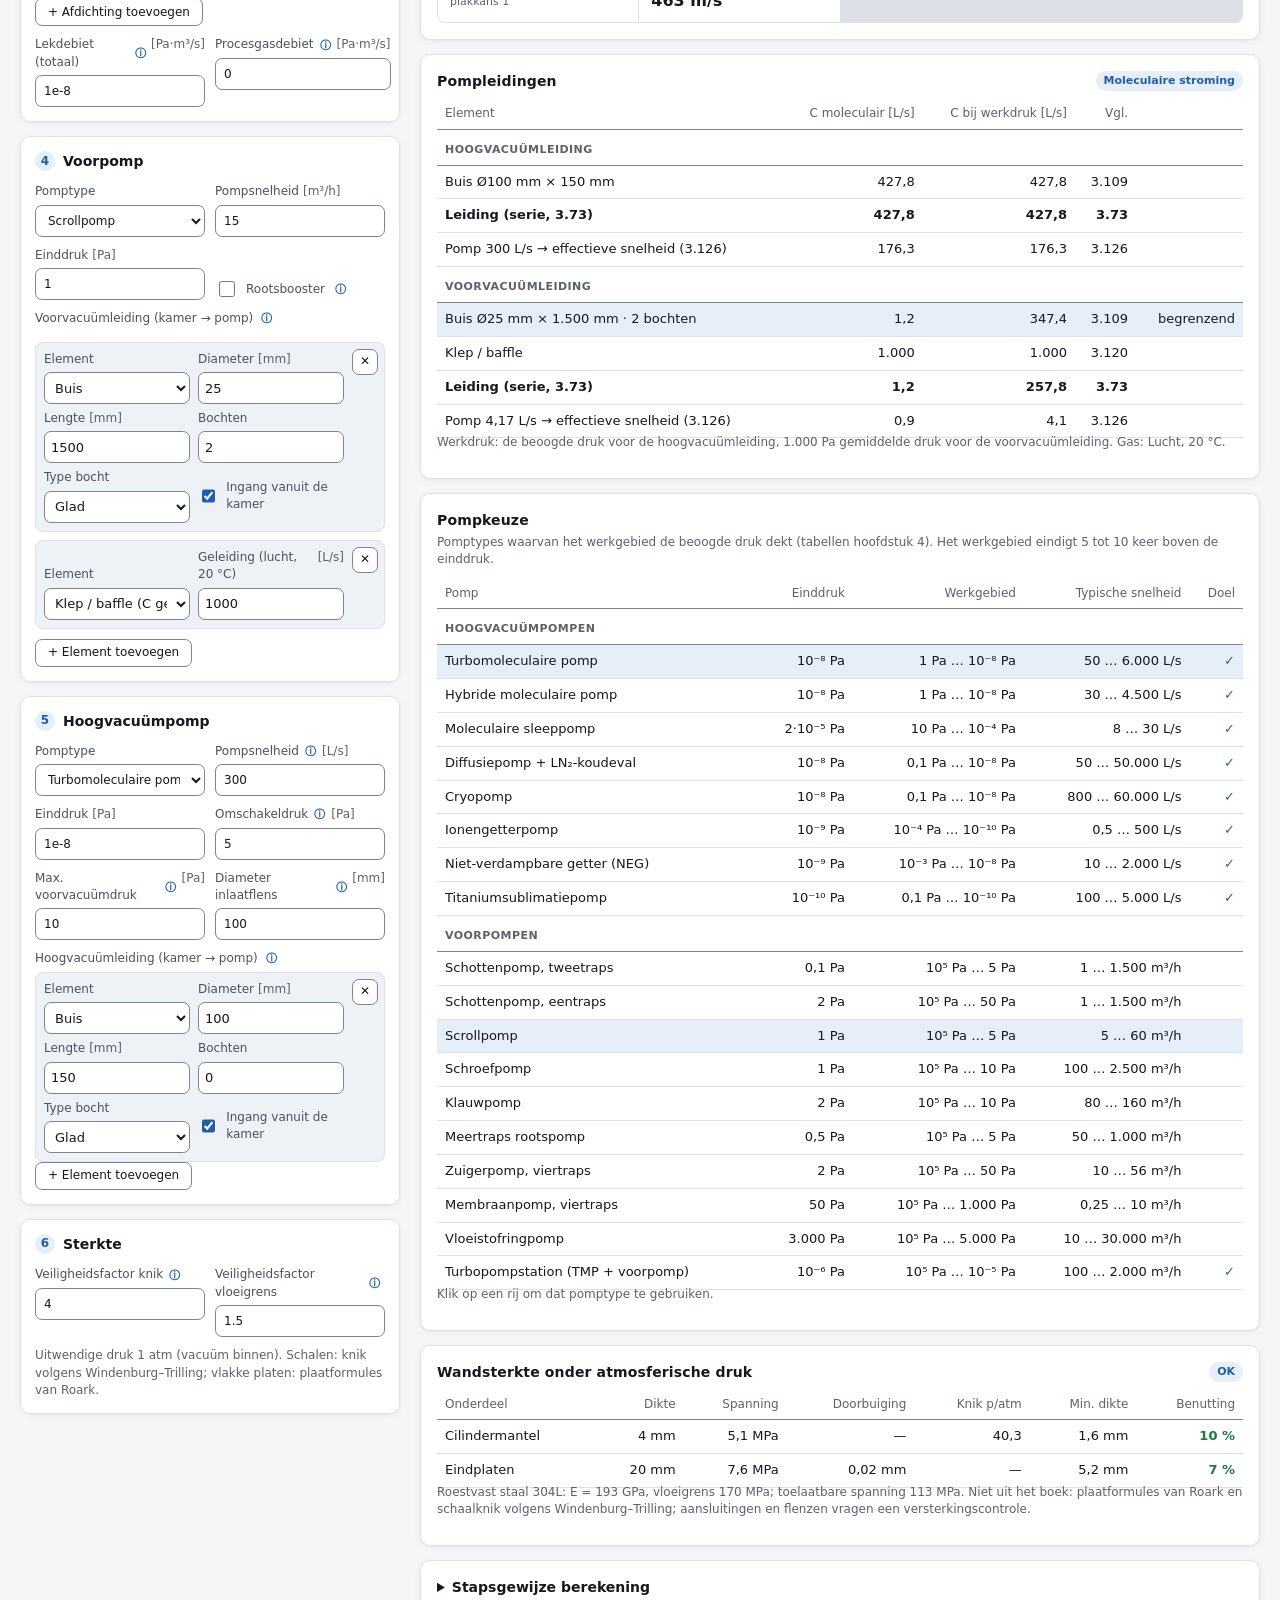
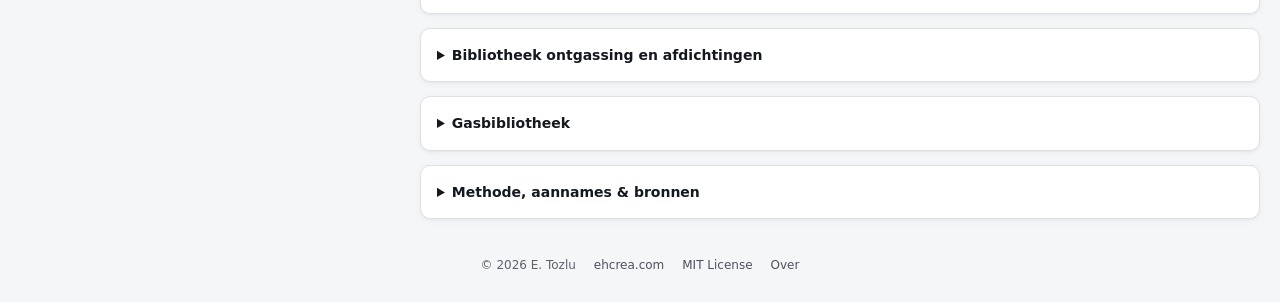
<file: nl/index.html>
<!doctype html>
<html lang="nl" data-page="nl">
<head>
  <meta charset="utf-8">
  <meta name="viewport" content="width=device-width, initial-scale=1">
  <!-- seo: generated by tools/build-pages.js -->
  <title>Vacuümkamer-calculator: afpomptijd, gaslast en geleiding</title>
  <meta name="description" content="Gratis online calculator voor vacuümkamers: gaslast door ontgassing, permeatie en lekken, geleiding van pompleidingen, effectieve pompsnelheid, afpomptijd, pompkeuze en wanddikte. Metrische of Amerikaanse eenheden, PDF-rapport.">
  <link rel="canonical" href="https://ehcrea.github.io/vacuum-chamber-calculator/nl/">
  <link rel="alternate" hreflang="en" href="https://ehcrea.github.io/vacuum-chamber-calculator/">
  <link rel="alternate" hreflang="de" href="https://ehcrea.github.io/vacuum-chamber-calculator/de/">
  <link rel="alternate" hreflang="nl" href="https://ehcrea.github.io/vacuum-chamber-calculator/nl/">
  <link rel="alternate" hreflang="tr" href="https://ehcrea.github.io/vacuum-chamber-calculator/tr/">
  <link rel="alternate" hreflang="es" href="https://ehcrea.github.io/vacuum-chamber-calculator/es/">
  <link rel="alternate" hreflang="x-default" href="https://ehcrea.github.io/vacuum-chamber-calculator/">
  <meta property="og:type" content="website">
  <meta property="og:site_name" content="ehcrea">
  <meta property="og:title" content="Vacuümkamer-calculator: afpomptijd, gaslast en geleiding">
  <meta property="og:description" content="Gratis online calculator voor vacuümkamers: gaslast door ontgassing, permeatie en lekken, geleiding van pompleidingen, effectieve pompsnelheid, afpomptijd, pompkeuze en wanddikte. Metrische of Amerikaanse eenheden, PDF-rapport.">
  <meta property="og:url" content="https://ehcrea.github.io/vacuum-chamber-calculator/nl/">
  <meta property="og:image" content="https://ehcrea.github.io/vacuum-chamber-calculator/icons/og-image.png">
  <meta property="og:image:width" content="1200">
  <meta property="og:image:height" content="630">
  <meta property="og:image:alt" content="Vacuümkamer-calculator: afpomptijd, gaslast en geleiding">
  <meta property="og:locale" content="nl_NL">
  <meta property="og:locale:alternate" content="en_US">
  <meta property="og:locale:alternate" content="de_DE">
  <meta property="og:locale:alternate" content="tr_TR">
  <meta property="og:locale:alternate" content="es_ES">
  <meta name="twitter:card" content="summary_large_image">
  <meta name="twitter:title" content="Vacuümkamer-calculator: afpomptijd, gaslast en geleiding">
  <meta name="twitter:description" content="Gratis online calculator voor vacuümkamers: gaslast door ontgassing, permeatie en lekken, geleiding van pompleidingen, effectieve pompsnelheid, afpomptijd, pompkeuze en wanddikte. Metrische of Amerikaanse eenheden, PDF-rapport.">
  <meta name="twitter:image" content="https://ehcrea.github.io/vacuum-chamber-calculator/icons/og-image.png">
  <script type="application/ld+json">{"@context":"https://schema.org","@type":"WebApplication","name":"Vacuum Chamber Calculator","alternateName":"Vacuümkamer-calculator: afpomptijd, gaslast en geleiding","url":"https://ehcrea.github.io/vacuum-chamber-calculator/nl/","description":"Gratis online calculator voor vacuümkamers: gaslast door ontgassing, permeatie en lekken, geleiding van pompleidingen, effectieve pompsnelheid, afpomptijd, pompkeuze en wanddikte. Metrische of Amerikaanse eenheden, PDF-rapport.","applicationCategory":"EngineeringApplication","operatingSystem":"Any (web browser)","browserRequirements":"Requires JavaScript","inLanguage":["en","de","nl","tr","es"],"isAccessibleForFree":true,"offers":{"@type":"Offer","price":"0","priceCurrency":"EUR"},"license":"https://opensource.org/licenses/MIT","image":"https://ehcrea.github.io/vacuum-chamber-calculator/icons/og-image.png","author":{"@type":"Person","name":"E. Tozlu","url":"https://erentozlu.com"},"publisher":{"@type":"Organization","name":"ehcrea","url":"https://ehcrea.com"},"codeRepository":"https://github.com/ehcrea/vacuum-chamber-calculator"}</script>
  <!-- /seo -->
  <link rel="icon" href="../icons/favicon.svg" type="image/svg+xml">
  <link rel="icon" href="../icons/favicon-32.png" sizes="32x32" type="image/png">
  <link rel="icon" href="../icons/favicon-16.png" sizes="16x16" type="image/png">
  <link rel="apple-touch-icon" href="../icons/app-icon-180.png" sizes="180x180">
  <link rel="manifest" href="../manifest.webmanifest">
  <meta name="apple-mobile-web-app-capable" content="yes">
  <meta name="mobile-web-app-capable" content="yes">
  <meta name="apple-mobile-web-app-title" content="Vacuum">
  <meta name="apple-mobile-web-app-status-bar-style" content="default">
  <meta name="theme-color" content="#f5f6f8" media="(prefers-color-scheme: light)">
  <meta name="theme-color" content="#0f1216" media="(prefers-color-scheme: dark)">
  <link rel="stylesheet" href="../css/style.css?v=6">
  <script>
    // Apply the saved theme before first paint to avoid a flash.
    try { const t = (localStorage.getItem('ehcrea.theme') || localStorage.getItem('vacuum.theme')); if (t === 'light' || t === 'dark') document.documentElement.setAttribute('data-theme', t); } catch (e) { /* storage unavailable */ }
  </script>
</head>
<body>
  <header class="topbar">
    <div class="brand">
      <img class="logo" src="../icons/favicon.svg" alt="" width="30" height="30">
      <div>
        <h1>Vacuümkamer-calculator</h1>
        <p class="subtitle">Gaslast · geleiding · afpompen · wandcontrole · v1.1</p>
      </div>
    </div>
    <div class="toolbar">
      <label class="preset">
        <span class="sr-only">Toepassingsvoorbeeld</span>
        <select id="preset" aria-label="Toepassingsvoorbeeld">
          <option value="">Toepassingsvoorbeeld laden…</option>
        </select>
      </label>
      <div class="seg" role="radiogroup" aria-label="Eenhedenstelsel" id="units">
        <button type="button" role="radio" data-units="SI" aria-checked="true">Metrisch</button>
        <button type="button" role="radio" data-units="IMP" aria-checked="false">VS</button>
      </div>
      <label class="lang">
        <span class="sr-only">Drukeenheid</span>
        <select id="punit" aria-label="Drukeenheid">
          <option value="Pa">Pa</option>
          <option value="mbar">mbar</option>
          <option value="Torr">Torr</option>
        </select>
      </label>
      <label class="lang">
        <span class="sr-only">Taal</span>
        <select id="lang" aria-label="Taal"></select>
      </label>
      <button type="button" class="btn" id="converter-open" title="Eenhedenomrekenaar openen">Eenhedenomrekenaar</button>
      <button type="button" class="btn" id="share" title="Link met dit ontwerp kopiëren">Link kopiëren</button>
      <button type="button" class="btn" id="pdf" title="PDF-ontwerprapport downloaden">PDF-rapport</button>
      <button type="button" class="btn" id="print" title="Deze pagina afdrukken">Afdrukken</button>
      <button type="button" class="btn" id="help-open" title="Hoe u deze calculator gebruikt">Help</button>
      <button type="button" class="btn" id="about-open" title="Over deze calculator">Over</button>
      <button type="button" class="btn btn-icon" id="theme" title="Licht/donker thema wisselen" aria-label="Thema wisselen">
        <svg width="16" height="16" viewBox="0 0 16 16" aria-hidden="true"><circle cx="8" cy="8" r="6.5" fill="none" stroke="currentColor" stroke-width="1.5"></circle><path d="M8 1.5a6.5 6.5 0 0 1 0 13z" fill="currentColor"></path></svg>
      </button>
    </div>
  </header>

  <main class="layout">
    <!-- ================= INPUTS ================= -->
    <form class="inputs" id="form" autocomplete="off" novalidate>
      <fieldset>
        <legend><span class="step">1</span>Kamer</legend>
        <div class="layout-picker" role="radiogroup" aria-label="Kamervorm" id="shape-picker">
          <button type="button" role="radio" data-shape="cyl" aria-checked="true">
            <svg viewBox="0 0 60 36" aria-hidden="true"><path d="M10 6H50V30H10Z"/><path class="metal" d="M10 6V30M50 6V30"/></svg>
            <span>Cilinder</span>
          </button>
          <button type="button" role="radio" data-shape="box" aria-checked="false">
            <svg viewBox="0 0 60 36" aria-hidden="true"><path d="M12 10H44V32H12Z"/><path class="metal" d="M12 10L20 4H52L44 10M52 4V26L44 32"/></svg>
            <span>Rechthoekig</span>
          </button>
          <button type="button" role="radio" data-shape="sphere" aria-checked="false">
            <svg viewBox="0 0 60 36" aria-hidden="true"><circle cx="30" cy="18" r="14" fill="none" stroke="currentColor"/><path class="metal" d="M16 18Q30 26 44 18"/></svg>
            <span>Bol</span>
          </button>
        </div>
        <div class="grid2">
          <label data-show="cyl sphere"><span class="lt">Binnendiameter <span class="tip" tabindex="0" title="Binnendiameter van de mantel.">ⓘ</span></span> <span class="u" data-unit="length"></span><input type="number" step="any" min="0" data-key="D" data-q="length"></label>
          <label data-show="cyl box">Lengte <span class="u" data-unit="length"></span><input type="number" step="any" min="0" data-key="L" data-q="length"></label>
          <label data-show="box">Breedte <span class="u" data-unit="length"></span><input type="number" step="any" min="0" data-key="W" data-q="length"></label>
          <label data-show="box">Hoogte <span class="u" data-unit="length"></span><input type="number" step="any" min="0" data-key="H" data-q="length"></label>
        </div>
        <div class="grid2">
          <label>Wandmateriaal
            <select data-key="wallMat" id="wallMat"></select>
          </label>
          <label><span class="lt">Wanddikte <span class="tip" tabindex="0" title="Dikte van de mantel (cilinder, bol) of van de zijwanden en bodem (rechthoekig).">ⓘ</span></span> <span class="u" data-unit="length"></span><input type="number" step="any" min="0" data-key="tw" data-q="length"></label>
          <label data-show="cyl box"><span class="lt" id="te-label">Dikte van de eindplaten</span> <span class="u" data-unit="length"></span><input type="number" step="any" min="0" data-key="te" data-q="length"></label>
          <label data-show="cyl box"><span class="lt">Plaatranden <span class="tip" tabindex="0" title="Gelaste of dikke geflensde randen werken als ingeklemd; geboute deksels op een O-ring liggen dichter bij vrij opgelegd.">ⓘ</span></span>
            <select data-key="edge">
              <option value="fixed">Ingeklemd (gelast)</option>
              <option value="simple">Vrij opgelegd (gebout)</option>
            </select>
          </label>
          <label data-show="cyl"><span class="lt">Afstand verstijvingsringen <span class="tip" tabindex="0" title="Afstand tussen omtreksverstijvingsringen. 0 = geen ringen, de vrije lengte is de cilinderlengte.">ⓘ</span></span> <span class="u" data-unit="length"></span><input type="number" step="any" min="0" data-key="stiff" data-q="length"></label>
        </div>
        <p class="hint" id="geo-hint"></p>
      </fieldset>

      <fieldset>
        <legend><span class="step">2</span>Druk &amp; gas</legend>
        <div class="grid2">
          <label><span class="lt">Beoogde einddruk <span class="tip" tabindex="0" title="Druk die de kamer moet bereiken (zonder procesgas). Het vacuümgebied bepaalt het pomptype en de afdichtingen.">ⓘ</span></span> <span class="u" data-unit="pressure"></span><input type="number" step="any" min="0" data-key="target" data-q="pressure"></label>
          <label><span class="lt">Pomptijd <span class="tip" tabindex="0" title="Tijd na het begin van het pompen waarop druk en ontgassingslast worden bepaald. Ontgassing daalt ongeveer met 1/t, dus een langere pomptijd geeft een lagere druk.">ⓘ</span></span> <span class="u" data-unit="time"></span><input type="number" step="any" min="0" data-key="tEval" data-q="time"></label>
          <label>Begindruk <span class="u" data-unit="pressure"></span><input type="number" step="any" min="0" data-key="p0" data-q="pressure"></label>
          <label>Temperatuur <span class="u" data-unit="temp"></span><input type="number" step="any" data-key="T" data-q="temp"></label>
          <label><span class="lt">Gas <span class="tip" tabindex="0" title="Gas voor de geleidingen, gemiddelde vrije weglengte en stromingsgebied. Ontgassing van niet-uitgestookte systemen is vooral waterdamp, luchtlekken zijn lucht.">ⓘ</span></span>
            <select data-key="gas" id="gas"></select>
          </label>
        </div>
        <p class="hint" id="range-hint"></p>
      </fieldset>

      <fieldset>
        <legend><span class="step">3</span>Gaslasten</legend>
        <div class="grid2">
          <label><span class="lt">Wandoppervlak <span class="tip" tabindex="0" title="Ontgassing van metalen wanden na 1 h pompen (figuur 10.1): ultraschoon 10⁻⁶, normaal gereinigd 10⁻⁵, roestig 10⁻⁴ Pa·m³/(s·m²), dalend met 1/t.">ⓘ</span></span>
            <select data-key="surface">
              <option value="clean">Ultraschoon</option>
              <option value="normal">Normaal gereinigd</option>
              <option value="rusty">Roestig / vuil</option>
              <option value="none">Ontgassing negeren</option>
            </select>
          </label>
          <label class="check"><input type="checkbox" data-key="baked"> Uitstoken <span class="tip" tabindex="0" title="Na het uitstoken daalt de ontgassing tot de waarden van bijlage D (10⁻⁹–10⁻¹¹ Pa·m³/(s·m²) voor roestvast staal).">ⓘ</span></label>
          <label data-show="baked">Uitstooktemperatuur <span class="u" data-unit="temp"></span><input type="number" step="any" data-key="bakeT" data-q="temp"></label>
          <label data-show="baked"><span class="lt">Uitstoken eindigt na <span class="tip" tabindex="0" title="Tijd vanaf het begin van het pompen tot het uitstoken klaar is en de kamer weer op kamertemperatuur is. Daarvoor geldt de ontgassing zonder uitstoken.">ⓘ</span></span> <span class="u" data-unit="time"></span><input type="number" step="any" min="0" data-key="bakeH" data-q="hours"></label>
        </div>
        <div class="mini-label">Interne onderdelen <span class="tip" tabindex="0" title="Opspanningen, kabels, isolatie, monsters in de kamer: ook hun oppervlak ontgast. Kies Aangepast om een eigen waarde in te voeren.">ⓘ</span></div>
        <div class="rows" id="comps"></div>
        <button type="button" class="btn btn-small" id="add-comp">+ Onderdeel toevoegen</button>
        <div class="mini-label">Elastomeer-afdichtingen <span class="tip" tabindex="0" title="O-ringen: gas permeëert vanuit de atmosfeer door het rubber (permeatie ∝ lengte), en het blootliggende rubber ontgast. Een dubbele O-ring met afgepompte tussenruimte verlaagt het drukverschil.">ⓘ</span></div>
        <div class="rows" id="seals"></div>
        <button type="button" class="btn btn-small" id="add-seal">+ Afdichting toevoegen</button>
        <div class="grid2">
          <label><span class="lt">Lekdebiet (totaal) <span class="tip" tabindex="0" title="Toegestaan totaal lekdebiet van lassen, doorvoeren en afdichtingen. Een goede heliumlektest haalt 10⁻¹⁰ Pa·m³/s per verbinding.">ⓘ</span></span> <span class="u" data-unit="throughput"></span><input type="number" step="any" min="0" data-key="leak" data-q="throughput"></label>
          <label><span class="lt">Procesgasdebiet <span class="tip" tabindex="0" title="Gas dat tijdens bedrijf wordt ingelaten (sputtergas, doseerventiel). Het bepaalt de werkdruk en de grootte van de voorpomp, niet de einddruk.">ⓘ</span></span> <span class="u" data-unit="throughput"></span><input type="number" step="any" min="0" data-key="process" data-q="throughput"></label>
        </div>
      </fieldset>

      <fieldset>
        <legend><span class="step">4</span>Voorpomp</legend>
        <div class="grid2">
          <label>Pomptype
            <select data-key="roughType" id="roughType"></select>
          </label>
          <label>Pompsnelheid <span class="u" data-unit="roughS"></span><input type="number" step="any" min="0" data-key="roughS" data-q="roughS"></label>
          <label>Einddruk <span class="u" data-unit="pressure"></span><input type="number" step="any" min="0" data-key="roughPu" data-q="pressure"></label>
          <label class="check"><input type="checkbox" data-key="boosterOn"> Rootsbooster <span class="tip" tabindex="0" title="Een rootspomp in serie verhoogt de pompsnelheid tussen ongeveer 10³ en 10⁻¹ Pa (§4.6).">ⓘ</span></label>
          <label data-show="booster">Snelheid rootspomp <span class="u" data-unit="roughS"></span><input type="number" step="any" min="0" data-key="boosterS" data-q="roughS"></label>
          <label data-show="booster">Roots inschakelen onder <span class="u" data-unit="pressure"></span><input type="number" step="any" min="0" data-key="boosterP" data-q="pressure"></label>
        </div>
        <div class="mini-label">Voorvacuümleiding (kamer → pomp) <span class="tip" tabindex="0" title="Buizen, kleppen en openingen in serie tussen de kamer en de voorpomp.">ⓘ</span></div>
        <div class="rows" id="roughLine"></div>
        <button type="button" class="btn btn-small" data-add-line="roughLine">+ Element toevoegen</button>
      </fieldset>

      <fieldset>
        <legend><span class="step">5</span>Hoogvacuümpomp</legend>
        <div class="grid2">
          <label>Pomptype
            <select data-key="hvType" id="hvType"></select>
          </label>
          <label data-show="hv"><span class="lt">Pompsnelheid <span class="tip" tabindex="0" title="Pompsnelheid aan de inlaat voor het gekozen gas, uit het gegevensblad.">ⓘ</span></span> <span class="u" data-unit="speed"></span><input type="number" step="any" min="0" data-key="hvS" data-q="speed"></label>
          <label data-show="hv">Einddruk <span class="u" data-unit="pressure"></span><input type="number" step="any" min="0" data-key="hvPu" data-q="pressure"></label>
          <label data-show="hv"><span class="lt">Omschakeldruk <span class="tip" tabindex="0" title="Druk waarbij de voorvacuümklep sluit en de hoogvacuümklep opent.">ⓘ</span></span> <span class="u" data-unit="pressure"></span><input type="number" step="any" min="0" data-key="hvCross" data-q="pressure"></label>
          <label data-show="backed"><span class="lt">Max. voorvacuümdruk <span class="tip" tabindex="0" title="Hoogste voorvacuümdruk aan de pompuitlaat: ongeveer 10 Pa voor turbopompen, de kritische voorvacuümdruk (≈20 Pa) voor diffusiepompen.">ⓘ</span></span> <span class="u" data-unit="pressure"></span><input type="number" step="any" min="0" data-key="hvBacking" data-q="pressure"></label>
          <label data-show="hv"><span class="lt">Diameter inlaatflens <span class="tip" tabindex="0" title="De moleculaire geleiding van de inlaatopening begrenst de snelheid van elke pomp op deze flens (opgave 4-5).">ⓘ</span></span> <span class="u" data-unit="length"></span><input type="number" step="any" min="0" data-key="hvFlange" data-q="length"></label>
        </div>
        <div data-show="hv">
          <div class="mini-label">Hoogvacuümleiding (kamer → pomp) <span class="tip" tabindex="0" title="Aansluitingen, kleppen, baffles en koudevallen in serie tussen de kamer en de hoogvacuümpomp.">ⓘ</span></div>
          <div class="rows" id="hvLine"></div>
          <button type="button" class="btn btn-small" data-add-line="hvLine">+ Element toevoegen</button>
        </div>
      </fieldset>

      <fieldset>
        <legend><span class="step">6</span>Sterkte</legend>
        <div class="grid2">
          <label><span class="lt">Veiligheidsfactor knik <span class="tip" tabindex="0" title="Verhouding van de elastische knikdruk tot de atmosferische belasting. Dunne schalen zijn gevoelig voor imperfecties: 3 tot 5 is gebruikelijk.">ⓘ</span></span><input type="number" step="any" min="1" data-key="sfB" data-q="num"></label>
          <label><span class="lt">Veiligheidsfactor vloeigrens <span class="tip" tabindex="0" title="Toelaatbare spanning = vloeigrens / veiligheidsfactor.">ⓘ</span></span><input type="number" step="any" min="1" data-key="sfY" data-q="num"></label>
        </div>
        <p class="hint">Uitwendige druk 1 atm (vacuüm binnen). Schalen: knik volgens Windenburg–Trilling; vlakke platen: plaatformules van Roark.</p>
      </fieldset>
    </form>

    <!-- ================= RESULTS ================= -->
    <section class="results" aria-live="polite">
      <div class="card hero" id="hero">
        <div class="hero-main">
          <div class="hero-label" id="hero-label">Druk na de pomptijd</div>
          <div class="hero-value" id="hero-value">—</div>
          <div class="hero-sub" id="hero-sub"></div>
        </div>
        <dl class="hero-side" id="hero-side"></dl>
        <div class="status-chip" id="status-chip"></div>
      </div>

      <div class="card issues" id="issues" hidden></div>

      <div class="card">
        <div class="card-head"><h2 id="chart-title">Afpompcurve</h2><span class="legend-key" id="chart-legend"></span></div>
        <div class="drawing chart" id="chart"></div>
      </div>

      <div class="grid-cards">
        <div class="card">
          <div class="card-head"><h2>Vacuümsysteem</h2></div>
          <div class="drawing" id="schematic"></div>
        </div>
        <div class="card">
          <div class="card-head"><h2>Gaslast op de pomptijd</h2></div>
          <div id="loads"></div>
        </div>
      </div>

      <div class="card">
        <h2>Resultaten</h2>
        <div class="metrics" id="metrics"></div>
      </div>

      <div class="card">
        <div class="card-head"><h2>Pompleidingen</h2><span class="badge" id="line-badge"></span></div>
        <div class="table-wrap" id="line-table"></div>
      </div>

      <div class="card">
        <div class="card-head"><h2>Pompkeuze</h2></div>
        <p class="card-note">Pomptypes waarvan het werkgebied de beoogde druk dekt (tabellen hoofdstuk 4). Het werkgebied eindigt 5 tot 10 keer boven de einddruk.</p>
        <div class="table-wrap" id="pump-table"></div>
      </div>

      <div class="card">
        <div class="card-head"><h2>Wandsterkte onder atmosferische druk</h2><span class="badge" id="struct-badge"></span></div>
        <div class="table-wrap" id="struct-table"></div>
      </div>

      <details class="card lib" id="steps-card">
        <summary>Stapsgewijze berekening</summary>
        <div class="steps" id="steps"></div>
      </details>

      <details class="card lib">
        <summary>Bibliotheek ontgassing en afdichtingen</summary>
        <p class="card-note">Typische waarden uit het boek (figuren 10.1–10.3, tabellen 10.1–10.2, bijlage D). Werkelijke waarden hangen af van reiniging, voorgeschiedenis en pomptijd; meet voor kritische systemen.</p>
        <div class="table-wrap" id="outg-table"></div>
        <p class="card-note" data-i18n-html="nasa"><!--i18n:nasa-->Andere materialen screenen? De <a href="https://etd.gsfc.nasa.gov/capabilities/outgassing-database/" target="_blank" rel="noopener">ontgassingsdatabase van NASA</a> vermeldt TML en CVCM (ASTM E595: 24 h bij 125 °C in vacuüm) voor duizenden polymeren, lijmen en kabels. Een gangbare acceptatiegrens is TML ≤ 1 % en CVCM ≤ 0,1 %. Dit zijn percentages massaverlies, geen ontgassingssnelheden: gebruik ze voor de materiaalkeuze en neem de waarden voor de calculator uit de tabel hierboven of uit metingen.<!--/i18n:nasa--></p>
        <div class="table-wrap" id="seal-table"></div>
      </details>

      <details class="card lib">
        <summary>Gasbibliotheek</summary>
        <div class="table-wrap" id="gas-table"></div>
      </details>

      <details class="card notes">
        <summary>Methode, aannames &amp; bronnen</summary>
        <div class="notes-body" data-i18n-html="notes"><!--i18n:notes--><ul>
<li><b>Bron.</b> Formules en gegevens uit <i>Vacuum Science and Technology</i> (Suurmeijer, Mulder, Verhoeven): kinetische gastheorie (hfst. 1), gasstroming en geleiding (hfst. 3), pompen en pompsystemen (hfst. 4), afdichtingen (hfst. 9), materialen, ontgassing en permeatie (hfst. 10, bijlage D). De calculator reproduceert het uitgewerkte voorbeeld van §3.17 en de opgaven 3-1, 3-2, 3-3, 4-5, 4-6, 4-8 en 4-17 (zie de tests in de repository).</li>
<li><b>Geleiding.</b> Moleculaire stroming: opening (3.97), korte buizen met de Clausingfactor 4d/(4d + 3l) (3.109–3.110), lange buizen (3.107), rechthoekige kanalen (3.112–3.114), ringspleten (3.105, 3.116) en bochten als extra lengte α·d (3.118). Viskeuze stroming: Poiseuille (3.89, 3.91, 3.93). Overgang: de empirische f(d·p) van (3.123), geschreven in d/λ zodat die voor elk gas geldt; openingen worden geïnterpoleerd tussen moleculaire en gesmoorde stroming (aanname). Geleidingen schalen met √(T/M) (3.120).</li>
<li><b>Gaslasten.</b> Metalen: q = q₁ₕ·(1 h/t) met 10⁻⁶, 10⁻⁵ of 10⁻⁴ Pa·m³/(s·m²) na 1 h (figuur 10.1, tabel 10.1); polymeren en keramiek volgens figuur 10.2 (≈1/t^0,6–0,85); na uitstoken de waarden van bijlage D. Permeatie door O-ringen Q = P(T)·Δp·F·πD met de Arrhenius-fit van figuur 10.3 en een geometriefactor F = 2, die het Viton-voorbeeld van §4.11.1 en opgave 4-8 reproduceert. Een dubbele O-ring met afgepompte tussenruimte ziet alleen de tussenruimtedruk (§9.2.1).</li>
<li><b>Afpompen.</b> V·dp/dt = Q(t) − S_eff·(p − p_u), geïntegreerd met exponentiële stappen (7.4, 7.7); de pompsnelheid daalt als S₀·(1 − p_u/p) (7.8), het debiet is begrensd door gesmoorde stroming in de nauwste doorsnede van de leiding, een optionele rootspomp neemt over onder zijn inschakeldruk en de hoogvacuümpomp bij de omschakeldruk. De 1/t-wet wordt met een waarschuwing voorbij zijn geldigheid van enkele tientallen uren geëxtrapoleerd.</li>
<li><b>Pompen.</b> Einddrukken, werkgebieden en typische snelheden uit de tabellen van hoofdstuk 4; het werkgebied eindigt 5 tot 10 keer boven de einddruk. Voorpomp: S_b ≥ Q_max/p_b,max (opgaven 4-3, 4-6).</li>
<li><b>Wandsterkte (niet in het boek).</b> Cilinders: elastische knik volgens Windenburg–Trilling met de grens voor lange cilinders 2E/(1−ν²)·(t/D)³; bollen: 0,25·E·(t/Rₒ)², een ondergrens die met de standaardveiligheidsfactor 4 gelijk is aan de elastische toelaatbare druk volgens ASME VIII-1 UG-28(d); vlakke platen onder 1 atm: formules van Roark voor ingeklemde of vrij opgelegde rechthoekige en ronde platen. Aansluitingen, flenzen, lassen en verstijvingen vragen een aparte toets aan de geldende drukvatnorm.</li>
<li><b>Niet inbegrepen.</b> Gasmengsels en partiaaldrukken, snelheidscurves uit gegevensbladen, compressieverhouding van turbopompen, desorptiepieken bij uitstoken, diffusiebegrensde ontgassing, virtuele lekken, geleiding van complexe geometrieën (gebruik een element met vaste geleiding), thermische transpiratie.</li>
<li><b>Controle met andere bronnen.</b> Naast de voorbeelden uit het boek vergelijken de tests de calculator met standaardwaarden uit handboeken voor lucht bij 20 °C (opening 11,6 L/s per cm², lange buis 12,1·d³/l, Poiseuille 135·d⁴·p̄/l, gesmoorde opening ≈ 20 L/s per cm²; d en l in cm, p̄ in mbar): alle komen binnen 1 % overeen. Cilinderknik komt binnen 5 % overeen met de formule van von Mises uit EN 13445-3. Bekende afwijking: de korte-buisfactor 4d/(4d + 3l) van het boek ligt tot ongeveer 11 % boven de exacte Clausing-waarden, dus geleidingen van korte buizen zijn iets optimistisch.</li>
</ul><!--/i18n:notes--></div>
      </details>
    </section>
  </main>

  <footer class="site-footer">
    <span>© 2026 E. Tozlu</span>
    <a href="https://ehcrea.com" target="_blank" rel="noopener">ehcrea.com</a>
    <a href="https://github.com/ehcrea/vacuum-chamber-calculator/blob/main/LICENSE" target="_blank" rel="noopener">MIT License</a>
    <a href="#about" id="about-link">Over</a>
  </footer>

  <dialog class="about" id="about" aria-labelledby="about-title">
    <form method="dialog"><button class="btn btn-icon about-close" title="Sluiten" aria-label="Sluiten">✕</button></form>
    <div data-i18n-html="about"><!--i18n:about--><div class="about-head"><img src="../icons/favicon.svg" alt=""><div><h2 id="about-title">Vacuümkamer-calculator</h2><p>Versie 1.1 · door E. Tozlu</p></div></div>
<p>Een gratis browsertool voor het ontwerpen van een vacuümkamer en het pompsysteem. De tool telt de gaslast op uit ontgassing, permeatie door afdichtingen en lekken, berekent de geleiding van de pompleidingen en de effectieve pompsnelheid, simuleert het afpompen vanaf atmosfeer en controleert de wanden op bezwijken. Alle berekeningen draaien in uw browser.</p>
<p>De formules, materiaalgegevens en uitgewerkte voorbeelden komen uit het leerboek <i>Vacuum Science and Technology</i> van Bart Suurmeijer, Theo Mulder en Jan Verhoeven; de vergelijkingsnummers in de stapsgewijze berekening verwijzen daarnaar. De wandcontrole gebruikt de plaatformules van Roark en de knikformule van Windenburg–Trilling. Niet gelieerd aan of goedgekeurd door de auteurs of de uitgever.</p>
<p>Gemaakt door E. Tozlu. Meer engineeringtools en projecten op <a href="https://ehcrea.com" target="_blank" rel="noopener">ehcrea.com</a>.</p>
<p>Open source onder de <a href="https://github.com/ehcrea/vacuum-chamber-calculator/blob/main/LICENSE" target="_blank" rel="noopener">MIT-licentie</a>; de broncode staat op <a href="https://github.com/ehcrea/vacuum-chamber-calculator" target="_blank" rel="noopener">GitHub</a>.</p>
<div class="about-social"><span class="about-social-label">Volg ehcrea.studio</span><a class="social-link" href="https://www.instagram.com/ehcrea.studio" target="_blank" rel="noopener" aria-label="ehcrea.studio op Instagram (opent in nieuw tabblad)"><svg viewBox="0 0 24 24" width="18" height="18" aria-hidden="true" focusable="false"><rect x="3" y="3" width="18" height="18" rx="5" fill="none" stroke="currentColor" stroke-width="2"/><circle cx="12" cy="12" r="4" fill="none" stroke="currentColor" stroke-width="2"/><circle cx="17.5" cy="6.5" r="1.3" fill="currentColor"/></svg><span>Instagram</span></a><a class="social-link" href="https://www.facebook.com/ehcrea.studio" target="_blank" rel="noopener" aria-label="ehcrea.studio op Facebook (opent in nieuw tabblad)"><svg viewBox="0 0 24 24" width="18" height="18" aria-hidden="true" focusable="false"><path fill="currentColor" d="M13.5 21v-7.5h2.6l.4-3h-3V8.6c0-.9.3-1.5 1.5-1.5h1.6V4.4c-.3 0-1.2-.1-2.3-.1-2.3 0-3.8 1.4-3.8 3.9v2.3H7.9v3h2.6V21h3z"/></svg><span>Facebook</span></a></div><div class="about-support"><p><strong>Bevalt de vacuümcalculator?</strong> Hij is gratis voor iedereen en ik voeg in mijn vrije tijd nieuwe functies toe. Heeft hij u tijd bespaard bij een kamerontwerp of geholpen bij het leren, dan kunt u de verdere ontwikkeling steunen via Patreon. Elke bijdrage, groot of klein, helpt me nieuwe technische tools te maken. Dank u wel!</p><a class="btn-support" href="https://www.patreon.com/ehcrea" target="_blank" rel="noopener"><span aria-hidden="true">♥</span> Steun mij op Patreon</a></div>
<p class="about-meta"><strong>Disclaimer.</strong> De resultaten zijn technische schattingen voor het conceptontwerp, geen gecertificeerde berekening. De berekeningen reproduceren de uitgewerkte voorbeelden uit het boek en zijn gecontroleerd met standaardwaarden uit handboeken en de elastische knikformule van EN 13445-3 (zie de toelichting onder de resultaten). Bekende beperkingen: de Clausing-factor van het boek voor korte buizen geeft tot ongeveer 11 % hogere geleidingen dan de exacte waarden; ontgassings- en permeatiegegevens variëren een orde van grootte met materiaalpartij, reiniging en voorgeschiedenis; pompgegevens zijn typische waarden, gebruik dus de curven van de fabrikant voor de werkelijke pomp. Controleer kritische systemen door meting en laat drukdragende delen, aansluitingen en lassen toetsen aan de geldende norm (bijv. ASME VIII-1 of EN 13445). De tool wordt geleverd zoals hij is, zonder enige garantie; gebruik op eigen risico.</p><!--/i18n:about--></div>
  </dialog>

  <dialog class="about help" id="help" aria-labelledby="help-title">
    <form method="dialog"><button class="btn btn-icon about-close" title="Sluiten" aria-label="Sluiten">✕</button></form>
    <div data-i18n-html="help"><!--i18n:help--><h2 id="help-title">Hoe u de vacuümkamer-calculator gebruikt</h2>
<p>Nieuw hier? Kies een voorbeeld via <b>Toepassingsvoorbeeld laden…</b> in de werkbalk, verander dan één waarde tegelijk en kijk naar de afpompcurve.</p>
<h3>Zes stappen</h3>
<ol>
<li><b>Kamer</b>: vorm, binnenmaten, wandmateriaal en diktes.</li>
<li><b>Druk &amp; gas</b>: de einddruk die u nodig hebt, de pomptijd waarna die bereikt moet zijn, het gas en de temperatuur.</li>
<li><b>Gaslasten</b>: reinheid van de wand en uitstoken, interne onderdelen met hun oppervlak, de elastomeer-afdichtingen (O-ringen) en het toegestane lekdebiet. Een procesgasdebiet telt alleen in bedrijf.</li>
<li><b>Voorpomp</b> en de leiding vanaf de kamer, eventueel met rootsbooster.</li>
<li><b>Hoogvacuümpomp</b> met snelheid, omschakel- en voorvacuümdruk, en de leiding (aansluitingen, kleppen, baffles) tussen kamer en pomp.</li>
<li><b>Sterkte</b>: veiligheidsfactoren voor de atmosferische belasting op de wanden.</li>
</ol>
<h3>Kernbegrippen</h3>
<dl>
<dt>Gaslast Q</dt><dd>Gas dat per seconde de kamer binnenkomt [Pa·m³/s]. Onder ongeveer 10⁻² Pa domineert ontgassing (vooral waterdamp), die ongeveer met 1/t daalt.</dd>
<dt>Geleiding C</dt><dd>Hoe gemakkelijk gas door een buis of opening stroomt. Bij moleculaire stroming hangt die alleen af van geometrie en gas, niet van de druk. In serie geldt 1/C = Σ1/Cᵢ.</dd>
<dt>Effectieve snelheid</dt><dd>S_eff = S·C/(S + C): de snelheid die werkelijk de kamer bereikt. Een pomp die veel groter is dan de geleiding is verspild.</dd>
<dt>Einddruk</dt><dd>p = Q/S_eff + p_u: gaslast gedeeld door de effectieve snelheid plus de einddruk van de pomp.</dd>
<dt>Stromingsgebied</dt><dd>Knudsengetal Kn = λ/d: viskeus onder 0,01, moleculair boven 1. Voorpompen is meestal viskeus, hoog vacuüm moleculair.</dd>
</dl>
<h3>Resultaten lezen</h3>
<ul>
<li>Het label toont <b>OK</b>, <b>Controleren</b> of <b>Probleem</b>; elke melding zegt wat u moet veranderen en noemt de paragraaf in het boek.</li>
<li>De afpompcurve toont voorpompen (oranje) en hoog vacuüm (blauw), het omschakelpunt, het doel en de pomptijd.</li>
<li><b>Pompleidingen</b> toont elk element; het begrenzende element is gemarkeerd. <b>Pompkeuze</b> markeert de geschikte pomptypes; klik op een rij om er een te gebruiken.</li>
<li><b>Stapsgewijze berekening</b> toont alle formules met vergelijkingsnummers. <b>Link kopiëren</b> bewaart het ontwerp in een link; <b>PDF-rapport</b> maakt een afdrukbaar rapport.</li>
</ul>
<h3>Gratis leesmateriaal voor studenten</h3>
<p>Alle onderstaande bronnen zijn gratis online te lezen (in het Engels) en ruwweg gerangschikt van inleidend tot gevorderd.</p>
<ul class="reading">
<li><a href="https://www.leybold.com/en-us/knowledge/vacuum-fundamentals" target="_blank" rel="noopener">Leybold – Fundamentals of Vacuum Technology</a>: inleiding van gasfysica tot pompen, drukmeters en lekdetectie; ook beschikbaar als gratis e-book.</li>
<li><a href="https://www.pfeiffervacuum.com/global/en/knowledge/vacuum-technology" target="_blank" rel="noopener">Pfeiffer Vacuum – The Vacuum Technology Book</a>: basisberekeningen (druk, gasstroming, geleiding, afpomptijd), componenten, pompen en meettechniek.</li>
<li><a href="https://arxiv.org/abs/2006.01464" target="_blank" rel="noopener">E. Al-Dmour – Fundamentals of Vacuum Physics and Technology</a>: college van de CERN Accelerator School (2020): kinetische gastheorie, gasstroming en de belangrijkste gasbronnen in compacte vorm.</li>
<li><a href="https://arxiv.org/abs/1404.0960" target="_blank" rel="noopener">P. Chiggiato – Vacuum Technology for Ion Sources</a>: college van de CERN Accelerator School (2014): stromingsgebieden, geleidingen, pompkeuze en een elektrische analogie voor het afpompen.</li>
<li><a href="https://arxiv.org/abs/2105.07675" target="_blank" rel="noopener">M. Seidel – Accelerator Vacuum</a>: college van de CERN Accelerator School (2021): drukprofielen langs lange buizen – waarom veel systemen door de geleiding worden beperkt.</li>
<li><a href="https://arxiv.org/abs/2006.07124" target="_blank" rel="noopener">P. Chiggiato – Outgassing Properties of Vacuum Materials for Particle Accelerators</a>: college van de CERN Accelerator School (2020): waarom oppervlakken gas afgeven, de rol van waterdamp en uitstoken, materiaalkeuze; achtergrond bij de 1/t-wet.</li>
<li><a href="https://etd.gsfc.nasa.gov/capabilities/outgassing-database/" target="_blank" rel="noopener">NASA – Outgassing Data for Selecting Spacecraft Materials</a>: gratis doorzoekbare database met duizenden materialen (lijmen, elastomeren, kunststoffen, tapes, kabels), getest volgens ASTM E595. Vermeld worden TML (totaal massaverlies, %) en CVCM (condenseerbare vluchtige stoffen, %) – screeningswaarden voor de materiaalkeuze; het zijn geen ontgassingssnelheden en ze kunnen niet direct in de calculator worden ingevoerd.</li>
<li><a href="https://arxiv.org/abs/2006.01574" target="_blank" rel="noopener">V. Baglin – Cryopumping and Vacuum Systems</a>: college van de CERN Accelerator School (2020): vang- en cryopompen, toegepast op een groot echt systeem (LHC).</li>
<li><a href="https://ntrs.nasa.gov/citations/20205011530" target="_blank" rel="noopener">NASA SP-8007 – Buckling of Thin-Walled Circular Cylinders (2020)</a>: NASA-ontwerprichtlijn voor schaalknik en reductiefactoren; achtergrond bij de wandsterktecontrole.</li>
<li>Korte definities op Wikipedia: <a href="https://en.wikipedia.org/wiki/Vacuum" target="_blank" rel="noopener">Vacuum</a>, <a href="https://en.wikipedia.org/wiki/Mean_free_path" target="_blank" rel="noopener">Gemiddelde vrije weglengte</a>, <a href="https://en.wikipedia.org/wiki/Knudsen_number" target="_blank" rel="noopener">Knudsen number</a>, <a href="https://en.wikipedia.org/wiki/Free_molecular_flow" target="_blank" rel="noopener">Free molecular flow</a>, <a href="https://en.wikipedia.org/wiki/Outgassing" target="_blank" rel="noopener">Outgassing</a>, <a href="https://en.wikipedia.org/wiki/Vacuum_pump" target="_blank" rel="noopener">Vacuum pump</a>, <a href="https://en.wikipedia.org/wiki/Ultra-high_vacuum" target="_blank" rel="noopener">Ultrahoog vacuüm</a>.</li>
</ul>
<p class="about-meta">De links verwijzen naar externe websites; de inhoud valt onder de verantwoordelijkheid van de auteurs.</p>
<p class="about-meta">Drukken kunnen in Pa, mbar of Torr worden getoond; debiet en ontgassing volgen die keuze.</p><!--/i18n:help--></div>
  </dialog>

  <dialog class="about converter" id="converter" aria-labelledby="conv-title">
    <form method="dialog"><button class="btn btn-icon about-close" title="Sluiten" aria-label="Sluiten">✕</button></form>
    <h2 id="conv-title">Eenhedenomrekenaar</h2>
    <div class="seg seg-wide conv-tabs" role="radiogroup" aria-label="Grootheid" id="conv-family">
      <button type="button" role="radio" data-family="pressure" aria-checked="true">Druk</button>
      <button type="button" role="radio" data-family="throughput" aria-checked="false">Throughput</button>
      <button type="button" role="radio" data-family="speed" aria-checked="false">Pompsnelheid</button>
      <button type="button" role="radio" data-family="outg" aria-checked="false">Outgassing</button>
      <button type="button" role="radio" data-family="length" aria-checked="false">Lengte</button>
      <button type="button" role="radio" data-family="temp" aria-checked="false">Temperatuur</button>
      <button type="button" role="radio" data-family="volume" aria-checked="false">Volume</button>
    </div>
    <p class="hint">Type in any field; the others update.</p>
    <div class="conv-grid" id="conv-fields"></div>
    <p class="hint" id="conv-note"></p>
  </dialog>

  <div class="toast" id="toast" role="status" hidden></div>

  <script src="../js/units.js?v=6"></script>
  <script src="../js/i18n.js?v=6"></script>
  <script src="../js/data.js?v=6"></script>
  <script src="../js/physics.js?v=6"></script>
  <script src="../js/presets.js?v=6"></script>
  <script src="../js/steps.js?v=6"></script>
  <script src="../js/drawing.js?v=6"></script>
  <script src="../js/charts.js?v=6"></script>
  <script src="../js/report.js?v=6"></script>
  <script src="../js/app.js?v=6"></script>
</body>
</html>
</file>
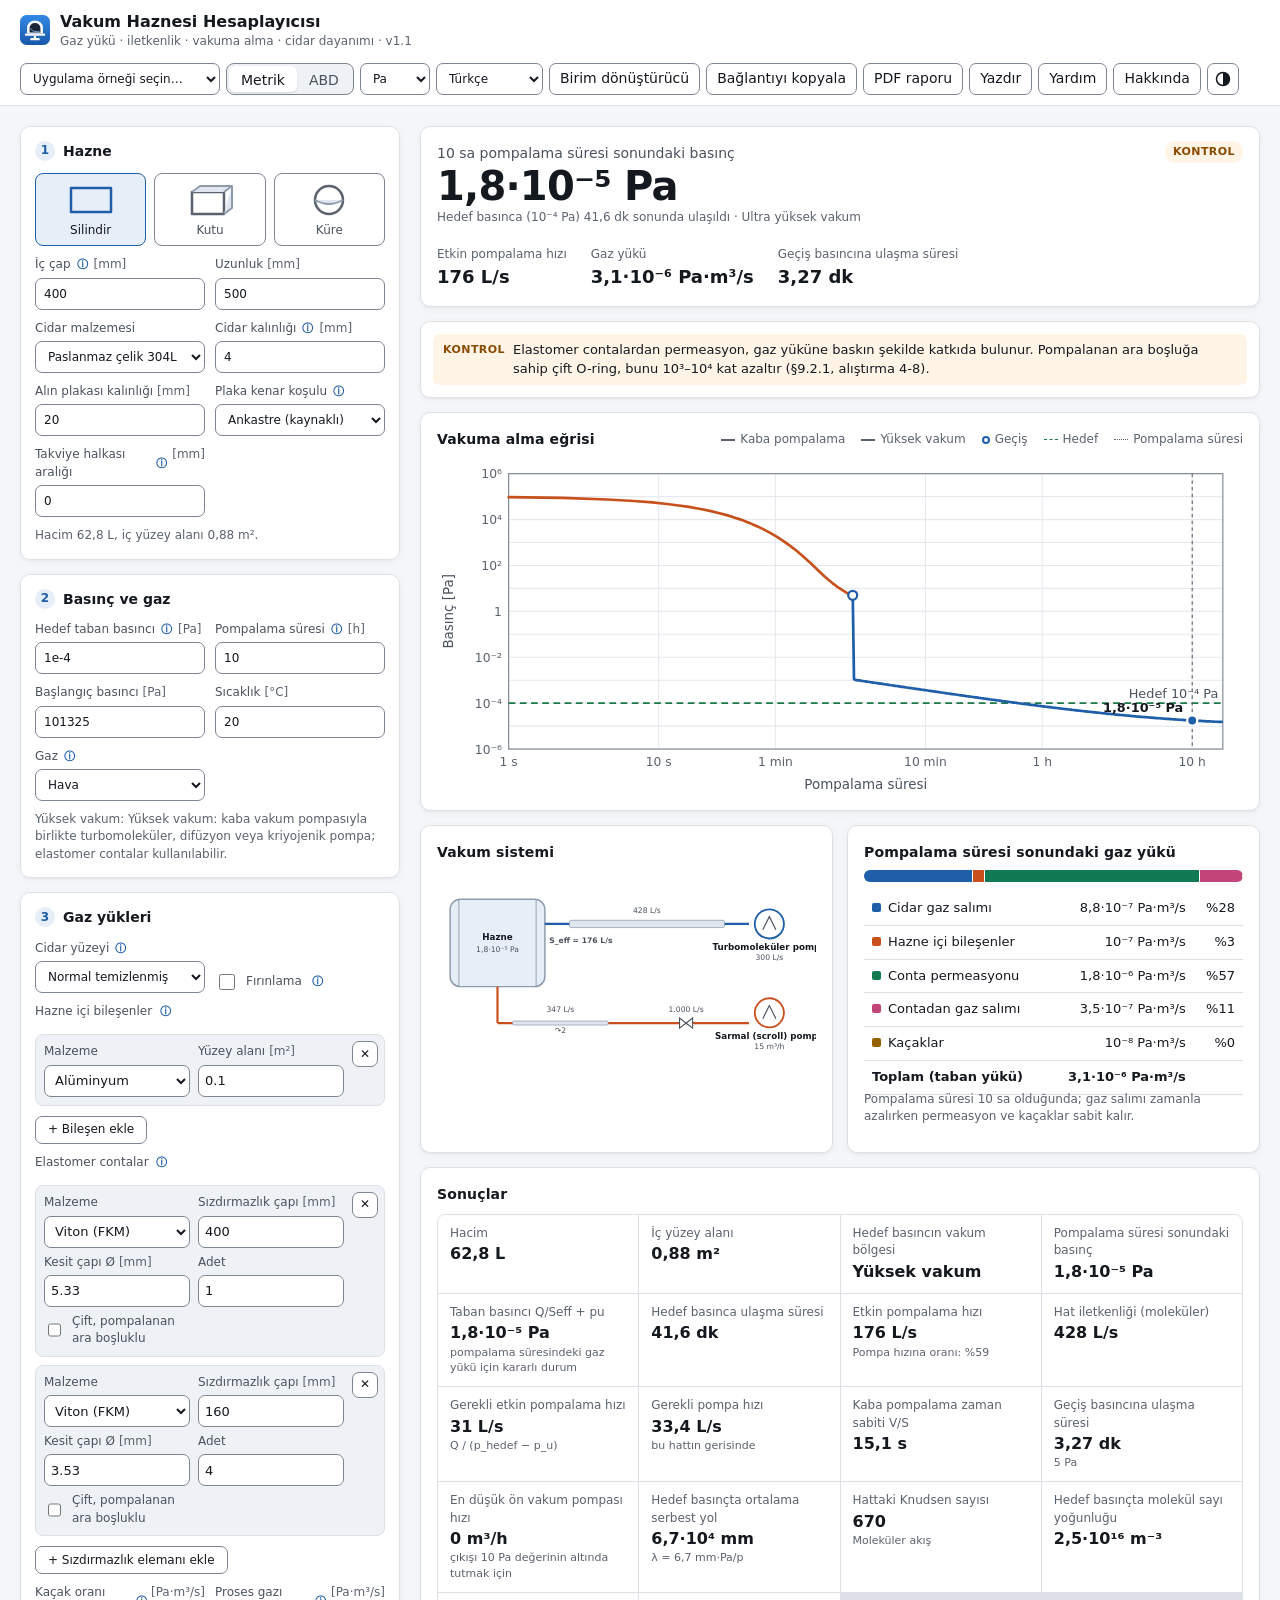
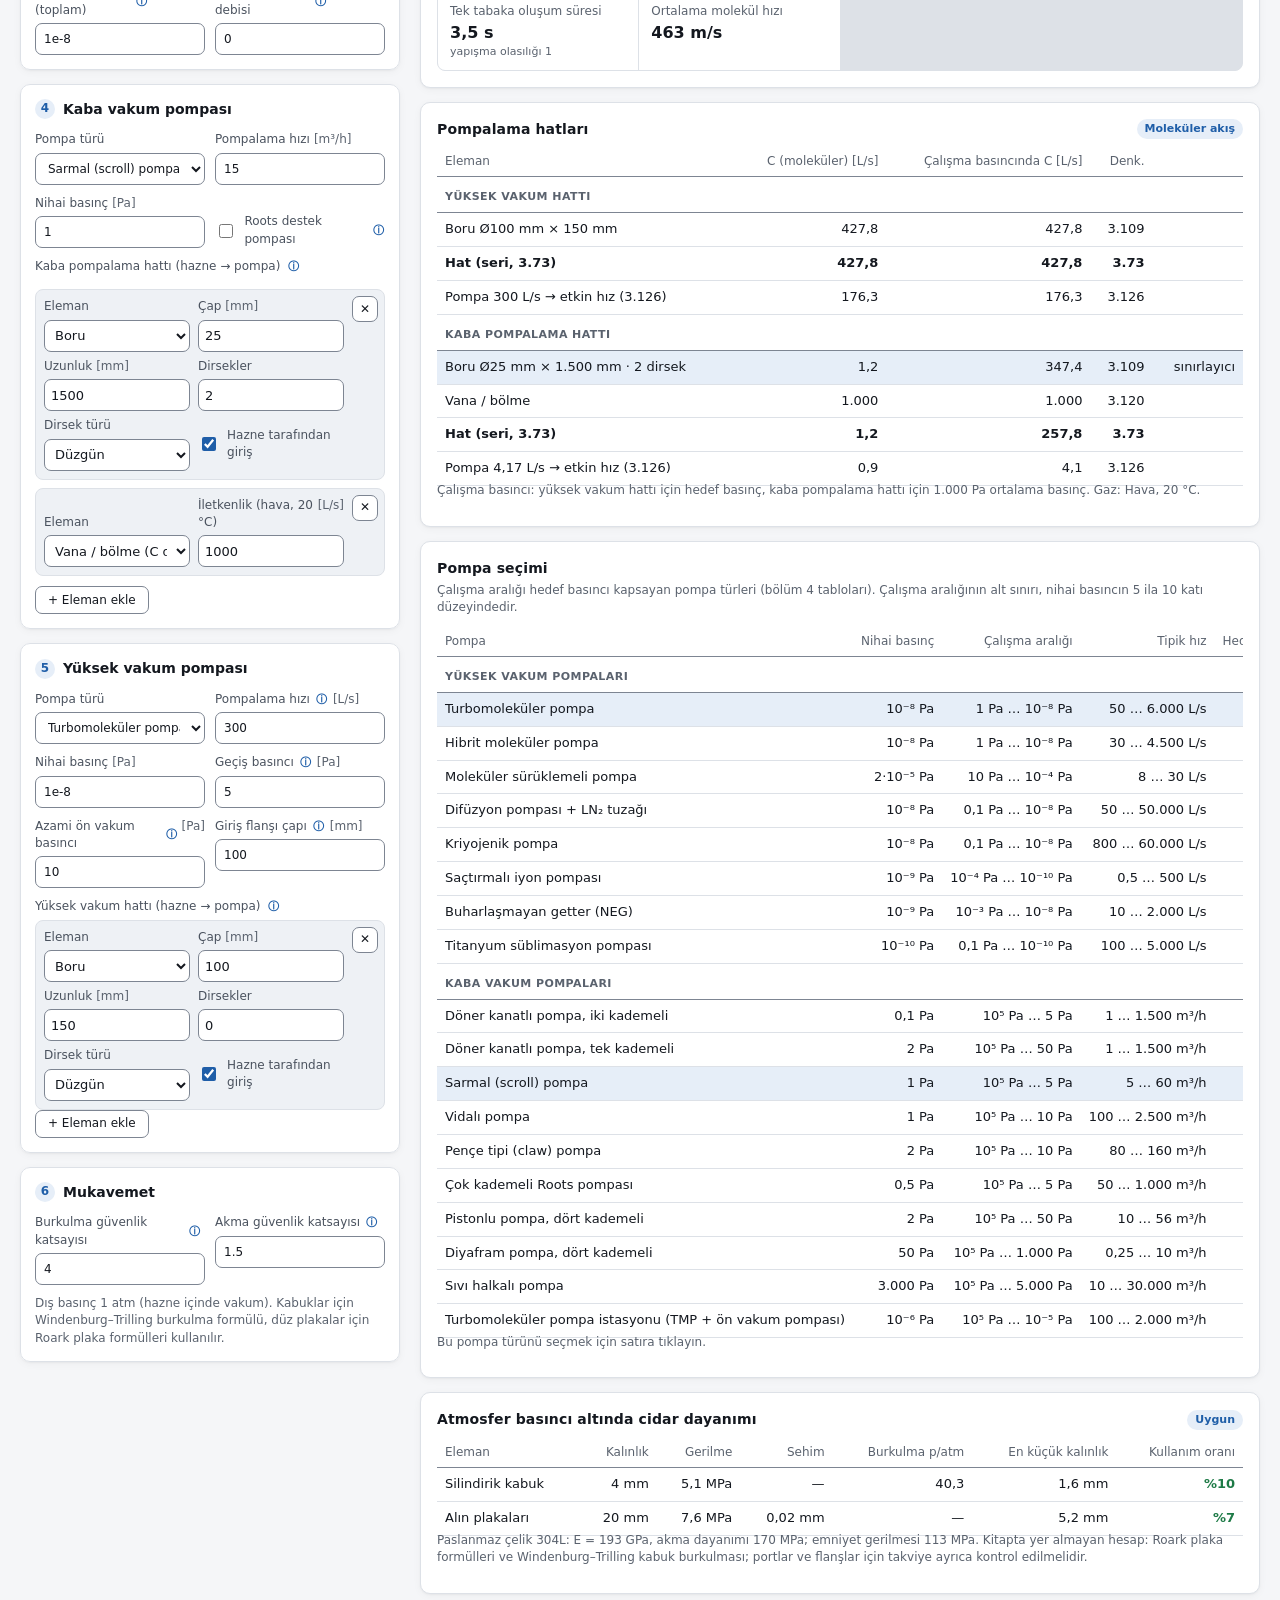
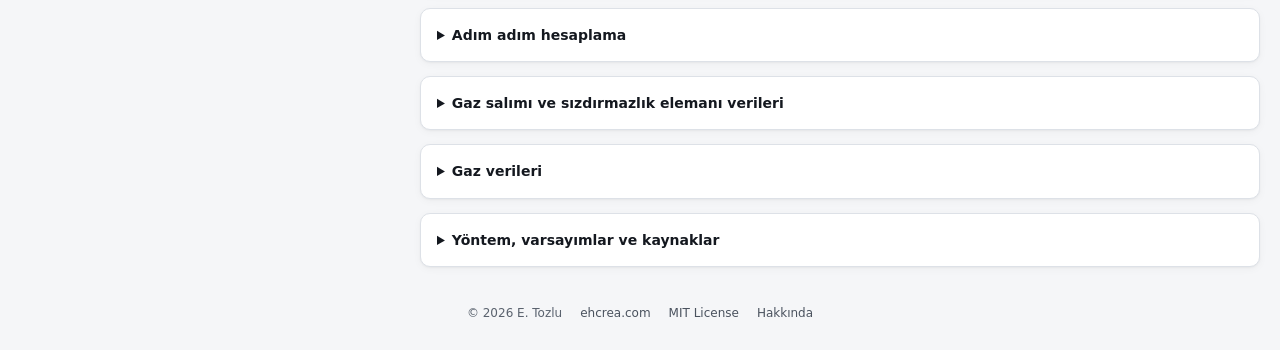
<file: tr/index.html>
<!doctype html>
<html lang="tr" data-page="tr">
<head>
  <meta charset="utf-8">
  <meta name="viewport" content="width=device-width, initial-scale=1">
  <!-- seo: generated by tools/build-pages.js -->
  <title>Vakum Haznesi Hesaplayıcısı: vakuma alma süresi, gaz yükü ve iletkenlik</title>
  <meta name="description" content="Ücretsiz çevrim içi vakum haznesi hesaplayıcısı: gaz salımı, permeasyon ve kaçaklardan kaynaklanan gaz yükü, pompalama hatlarının iletkenliği, etkin pompalama hızı, vakuma alma süresi, pompa seçimi ve cidar kalınlığı. Metrik veya ABD birimleri, PDF rapor.">
  <link rel="canonical" href="https://ehcrea.github.io/vacuum-chamber-calculator/tr/">
  <link rel="alternate" hreflang="en" href="https://ehcrea.github.io/vacuum-chamber-calculator/">
  <link rel="alternate" hreflang="de" href="https://ehcrea.github.io/vacuum-chamber-calculator/de/">
  <link rel="alternate" hreflang="nl" href="https://ehcrea.github.io/vacuum-chamber-calculator/nl/">
  <link rel="alternate" hreflang="tr" href="https://ehcrea.github.io/vacuum-chamber-calculator/tr/">
  <link rel="alternate" hreflang="es" href="https://ehcrea.github.io/vacuum-chamber-calculator/es/">
  <link rel="alternate" hreflang="x-default" href="https://ehcrea.github.io/vacuum-chamber-calculator/">
  <meta property="og:type" content="website">
  <meta property="og:site_name" content="ehcrea">
  <meta property="og:title" content="Vakum Haznesi Hesaplayıcısı: vakuma alma süresi, gaz yükü ve iletkenlik">
  <meta property="og:description" content="Ücretsiz çevrim içi vakum haznesi hesaplayıcısı: gaz salımı, permeasyon ve kaçaklardan kaynaklanan gaz yükü, pompalama hatlarının iletkenliği, etkin pompalama hızı, vakuma alma süresi, pompa seçimi ve cidar kalınlığı. Metrik veya ABD birimleri, PDF rapor.">
  <meta property="og:url" content="https://ehcrea.github.io/vacuum-chamber-calculator/tr/">
  <meta property="og:image" content="https://ehcrea.github.io/vacuum-chamber-calculator/icons/og-image.png">
  <meta property="og:image:width" content="1200">
  <meta property="og:image:height" content="630">
  <meta property="og:image:alt" content="Vakum Haznesi Hesaplayıcısı: vakuma alma süresi, gaz yükü ve iletkenlik">
  <meta property="og:locale" content="tr_TR">
  <meta property="og:locale:alternate" content="en_US">
  <meta property="og:locale:alternate" content="de_DE">
  <meta property="og:locale:alternate" content="nl_NL">
  <meta property="og:locale:alternate" content="es_ES">
  <meta name="twitter:card" content="summary_large_image">
  <meta name="twitter:title" content="Vakum Haznesi Hesaplayıcısı: vakuma alma süresi, gaz yükü ve iletkenlik">
  <meta name="twitter:description" content="Ücretsiz çevrim içi vakum haznesi hesaplayıcısı: gaz salımı, permeasyon ve kaçaklardan kaynaklanan gaz yükü, pompalama hatlarının iletkenliği, etkin pompalama hızı, vakuma alma süresi, pompa seçimi ve cidar kalınlığı. Metrik veya ABD birimleri, PDF rapor.">
  <meta name="twitter:image" content="https://ehcrea.github.io/vacuum-chamber-calculator/icons/og-image.png">
  <script type="application/ld+json">{"@context":"https://schema.org","@type":"WebApplication","name":"Vacuum Chamber Calculator","alternateName":"Vakum Haznesi Hesaplayıcısı: vakuma alma süresi, gaz yükü ve iletkenlik","url":"https://ehcrea.github.io/vacuum-chamber-calculator/tr/","description":"Ücretsiz çevrim içi vakum haznesi hesaplayıcısı: gaz salımı, permeasyon ve kaçaklardan kaynaklanan gaz yükü, pompalama hatlarının iletkenliği, etkin pompalama hızı, vakuma alma süresi, pompa seçimi ve cidar kalınlığı. Metrik veya ABD birimleri, PDF rapor.","applicationCategory":"EngineeringApplication","operatingSystem":"Any (web browser)","browserRequirements":"Requires JavaScript","inLanguage":["en","de","nl","tr","es"],"isAccessibleForFree":true,"offers":{"@type":"Offer","price":"0","priceCurrency":"EUR"},"license":"https://opensource.org/licenses/MIT","image":"https://ehcrea.github.io/vacuum-chamber-calculator/icons/og-image.png","author":{"@type":"Person","name":"E. Tozlu","url":"https://erentozlu.com"},"publisher":{"@type":"Organization","name":"ehcrea","url":"https://ehcrea.com"},"codeRepository":"https://github.com/ehcrea/vacuum-chamber-calculator"}</script>
  <!-- /seo -->
  <link rel="icon" href="../icons/favicon.svg" type="image/svg+xml">
  <link rel="icon" href="../icons/favicon-32.png" sizes="32x32" type="image/png">
  <link rel="icon" href="../icons/favicon-16.png" sizes="16x16" type="image/png">
  <link rel="apple-touch-icon" href="../icons/app-icon-180.png" sizes="180x180">
  <link rel="manifest" href="../manifest.webmanifest">
  <meta name="apple-mobile-web-app-capable" content="yes">
  <meta name="mobile-web-app-capable" content="yes">
  <meta name="apple-mobile-web-app-title" content="Vacuum">
  <meta name="apple-mobile-web-app-status-bar-style" content="default">
  <meta name="theme-color" content="#f5f6f8" media="(prefers-color-scheme: light)">
  <meta name="theme-color" content="#0f1216" media="(prefers-color-scheme: dark)">
  <link rel="stylesheet" href="../css/style.css?v=6">
  <script>
    // Apply the saved theme before first paint to avoid a flash.
    try { const t = (localStorage.getItem('ehcrea.theme') || localStorage.getItem('vacuum.theme')); if (t === 'light' || t === 'dark') document.documentElement.setAttribute('data-theme', t); } catch (e) { /* storage unavailable */ }
  </script>
</head>
<body>
  <header class="topbar">
    <div class="brand">
      <img class="logo" src="../icons/favicon.svg" alt="" width="30" height="30">
      <div>
        <h1>Vakum Haznesi Hesaplayıcısı</h1>
        <p class="subtitle">Gaz yükü · iletkenlik · vakuma alma · cidar dayanımı · v1.1</p>
      </div>
    </div>
    <div class="toolbar">
      <label class="preset">
        <span class="sr-only">Uygulama örneği</span>
        <select id="preset" aria-label="Uygulama örneği">
          <option value="">Uygulama örneği seçin…</option>
        </select>
      </label>
      <div class="seg" role="radiogroup" aria-label="Birim sistemi" id="units">
        <button type="button" role="radio" data-units="SI" aria-checked="true">Metrik</button>
        <button type="button" role="radio" data-units="IMP" aria-checked="false">ABD</button>
      </div>
      <label class="lang">
        <span class="sr-only">Basınç birimi</span>
        <select id="punit" aria-label="Basınç birimi">
          <option value="Pa">Pa</option>
          <option value="mbar">mbar</option>
          <option value="Torr">Torr</option>
        </select>
      </label>
      <label class="lang">
        <span class="sr-only">Dil</span>
        <select id="lang" aria-label="Dil"></select>
      </label>
      <button type="button" class="btn" id="converter-open" title="Birim dönüştürücüyü aç">Birim dönüştürücü</button>
      <button type="button" class="btn" id="share" title="Bu tasarımı içeren bağlantıyı kopyala">Bağlantıyı kopyala</button>
      <button type="button" class="btn" id="pdf" title="PDF tasarım raporunu indir">PDF raporu</button>
      <button type="button" class="btn" id="print" title="Bu sayfayı yazdır">Yazdır</button>
      <button type="button" class="btn" id="help-open" title="Hesaplayıcının kullanımı">Yardım</button>
      <button type="button" class="btn" id="about-open" title="Hesaplayıcı hakkında">Hakkında</button>
      <button type="button" class="btn btn-icon" id="theme" title="Açık/koyu temayı değiştir" aria-label="Temayı değiştir">
        <svg width="16" height="16" viewBox="0 0 16 16" aria-hidden="true"><circle cx="8" cy="8" r="6.5" fill="none" stroke="currentColor" stroke-width="1.5"></circle><path d="M8 1.5a6.5 6.5 0 0 1 0 13z" fill="currentColor"></path></svg>
      </button>
    </div>
  </header>

  <main class="layout">
    <!-- ================= INPUTS ================= -->
    <form class="inputs" id="form" autocomplete="off" novalidate>
      <fieldset>
        <legend><span class="step">1</span>Hazne</legend>
        <div class="layout-picker" role="radiogroup" aria-label="Hazne geometrisi" id="shape-picker">
          <button type="button" role="radio" data-shape="cyl" aria-checked="true">
            <svg viewBox="0 0 60 36" aria-hidden="true"><path d="M10 6H50V30H10Z"/><path class="metal" d="M10 6V30M50 6V30"/></svg>
            <span>Silindir</span>
          </button>
          <button type="button" role="radio" data-shape="box" aria-checked="false">
            <svg viewBox="0 0 60 36" aria-hidden="true"><path d="M12 10H44V32H12Z"/><path class="metal" d="M12 10L20 4H52L44 10M52 4V26L44 32"/></svg>
            <span>Kutu</span>
          </button>
          <button type="button" role="radio" data-shape="sphere" aria-checked="false">
            <svg viewBox="0 0 60 36" aria-hidden="true"><circle cx="30" cy="18" r="14" fill="none" stroke="currentColor"/><path class="metal" d="M16 18Q30 26 44 18"/></svg>
            <span>Küre</span>
          </button>
        </div>
        <div class="grid2">
          <label data-show="cyl sphere"><span class="lt">İç çap <span class="tip" tabindex="0" title="Kabuk iç çapı.">ⓘ</span></span> <span class="u" data-unit="length"></span><input type="number" step="any" min="0" data-key="D" data-q="length"></label>
          <label data-show="cyl box">Uzunluk <span class="u" data-unit="length"></span><input type="number" step="any" min="0" data-key="L" data-q="length"></label>
          <label data-show="box">Genişlik <span class="u" data-unit="length"></span><input type="number" step="any" min="0" data-key="W" data-q="length"></label>
          <label data-show="box">Yükseklik <span class="u" data-unit="length"></span><input type="number" step="any" min="0" data-key="H" data-q="length"></label>
        </div>
        <div class="grid2">
          <label>Cidar malzemesi
            <select data-key="wallMat" id="wallMat"></select>
          </label>
          <label><span class="lt">Cidar kalınlığı <span class="tip" tabindex="0" title="Silindir ve kürede kabuğun, kutuda ise yan cidarların ve tabanın kalınlığı.">ⓘ</span></span> <span class="u" data-unit="length"></span><input type="number" step="any" min="0" data-key="tw" data-q="length"></label>
          <label data-show="cyl box"><span class="lt" id="te-label">Alın plakası kalınlığı</span> <span class="u" data-unit="length"></span><input type="number" step="any" min="0" data-key="te" data-q="length"></label>
          <label data-show="cyl box"><span class="lt">Plaka kenar koşulu <span class="tip" tabindex="0" title="Kaynaklı veya kalın flanşlı kenarlar ankastre kabul edilir; O-ringli cıvatalı kapaklar ise basit mesnetliye daha yakındır.">ⓘ</span></span>
            <select data-key="edge">
              <option value="fixed">Ankastre (kaynaklı)</option>
              <option value="simple">Basit mesnetli (cıvatalı)</option>
            </select>
          </label>
          <label data-show="cyl"><span class="lt">Takviye halkası aralığı <span class="tip" tabindex="0" title="Çevresel takviye halkaları arasındaki uzaklık. 0 = halka yok; desteksiz silindir boyu, silindir uzunluğuna eşittir.">ⓘ</span></span> <span class="u" data-unit="length"></span><input type="number" step="any" min="0" data-key="stiff" data-q="length"></label>
        </div>
        <p class="hint" id="geo-hint"></p>
      </fieldset>

      <fieldset>
        <legend><span class="step">2</span>Basınç ve gaz</legend>
        <div class="grid2">
          <label><span class="lt">Hedef taban basıncı <span class="tip" tabindex="0" title="Haznenin ulaşması gereken basınç (proses gazı hariç). Basıncın ait olduğu vakum bölgesi, pompa türünü ve conta seçimini belirler.">ⓘ</span></span> <span class="u" data-unit="pressure"></span><input type="number" step="any" min="0" data-key="target" data-q="pressure"></label>
          <label><span class="lt">Pompalama süresi <span class="tip" tabindex="0" title="Basınç ve gaz salımı yükünün değerlendirildiği zaman; pompalamanın başlangıcından itibaren ölçülür. Gaz salımı yaklaşık 1/t oranında azaldığından, pompalama süresi uzadıkça basınç düşer.">ⓘ</span></span> <span class="u" data-unit="time"></span><input type="number" step="any" min="0" data-key="tEval" data-q="time"></label>
          <label>Başlangıç basıncı <span class="u" data-unit="pressure"></span><input type="number" step="any" min="0" data-key="p0" data-q="pressure"></label>
          <label>Sıcaklık <span class="u" data-unit="temp"></span><input type="number" step="any" data-key="T" data-q="temp"></label>
          <label><span class="lt">Gaz <span class="tip" tabindex="0" title="İletkenlik, ortalama serbest yol ve akış rejimi hesaplarında kullanılan gaz. Fırınlanmamış sistemlerde gaz salımının çoğu su buharıdır; hava kaçaklarında ise sisteme hava girer.">ⓘ</span></span>
            <select data-key="gas" id="gas"></select>
          </label>
        </div>
        <p class="hint" id="range-hint"></p>
      </fieldset>

      <fieldset>
        <legend><span class="step">3</span>Gaz yükleri</legend>
        <div class="grid2">
          <label><span class="lt">Cidar yüzeyi <span class="tip" tabindex="0" title="Metal cidarların 1 saat pompalama sonundaki gaz salımı (şekil 10.1): çok temiz yüzey için 10⁻⁶, normal temizlenmiş yüzey için 10⁻⁵, paslı yüzey için 10⁻⁴ Pa·m³/(s·m²); salım 1/t oranında azalır.">ⓘ</span></span>
            <select data-key="surface">
              <option value="clean">Çok temiz</option>
              <option value="normal">Normal temizlenmiş</option>
              <option value="rusty">Paslı / kirli</option>
              <option value="none">Gaz salımını ihmal et</option>
            </select>
          </label>
          <label class="check"><input type="checkbox" data-key="baked"> Fırınlama <span class="tip" tabindex="0" title="Fırınlamadan sonra gaz salımı, Ek D'de verilen fırınlanmış yüzey değerlerine düşer (paslanmaz çelik için 10⁻⁹–10⁻¹¹ Pa·m³/(s·m²)).">ⓘ</span></label>
          <label data-show="baked">Fırınlama sıcaklığı <span class="u" data-unit="temp"></span><input type="number" step="any" data-key="bakeT" data-q="temp"></label>
          <label data-show="baked"><span class="lt">Fırınlamanın bitiş zamanı <span class="tip" tabindex="0" title="Pompalamanın başlangıcından fırınlamanın tamamlanmasına ve haznenin oda sıcaklığına dönmesine kadar geçen süre. Bu süre boyunca fırınlanmamış yüzeyin gaz salımı esas alınır.">ⓘ</span></span> <span class="u" data-unit="time"></span><input type="number" step="any" min="0" data-key="bakeH" data-q="hours"></label>
        </div>
        <div class="mini-label">Hazne içi bileşenler <span class="tip" tabindex="0" title="Hazne içindeki bağlama elemanları, kablolar, yalıtım malzemeleri ve numunelerin yüzeyleri de gaz salar. Kendi gaz salım hızınızı girmek için “Özel” seçeneğini kullanın.">ⓘ</span></div>
        <div class="rows" id="comps"></div>
        <button type="button" class="btn btn-small" id="add-comp">+ Bileşen ekle</button>
        <div class="mini-label">Elastomer contalar <span class="tip" tabindex="0" title="O-ringlerde atmosferdeki gaz kauçuk içinden permeasyonla geçer (permeasyon ∝ uzunluk); vakuma açık kauçuk yüzey de gaz salar. Ara boşluğu pompalanan çift O-ring, contanın iki tarafındaki basınç farkını azaltır.">ⓘ</span></div>
        <div class="rows" id="seals"></div>
        <button type="button" class="btn btn-small" id="add-seal">+ Sızdırmazlık elemanı ekle</button>
        <div class="grid2">
          <label><span class="lt">Kaçak oranı (toplam) <span class="tip" tabindex="0" title="Kaynaklar, geçiş elemanları ve contalar için izin verilen toplam kaçak oranı. İyi bir helyum kaçak testi, bağlantı başına 10⁻¹⁰ Pa·m³/s düzeyine ulaşır.">ⓘ</span></span> <span class="u" data-unit="throughput"></span><input type="number" step="any" min="0" data-key="leak" data-q="throughput"></label>
          <label><span class="lt">Proses gazı debisi <span class="tip" tabindex="0" title="İşletme sırasında hazneye verilen gaz (saçtırma gazı, kaçak vanası). Taban basıncını değil, çalışma basıncını ve gerekli ön vakum pompası kapasitesini belirler.">ⓘ</span></span> <span class="u" data-unit="throughput"></span><input type="number" step="any" min="0" data-key="process" data-q="throughput"></label>
        </div>
      </fieldset>

      <fieldset>
        <legend><span class="step">4</span>Kaba vakum pompası</legend>
        <div class="grid2">
          <label>Pompa türü
            <select data-key="roughType" id="roughType"></select>
          </label>
          <label>Pompalama hızı <span class="u" data-unit="roughS"></span><input type="number" step="any" min="0" data-key="roughS" data-q="roughS"></label>
          <label>Nihai basınç <span class="u" data-unit="pressure"></span><input type="number" step="any" min="0" data-key="roughPu" data-q="pressure"></label>
          <label class="check"><input type="checkbox" data-key="boosterOn"> Roots destek pompası <span class="tip" tabindex="0" title="Seri bağlı bir Roots pompası, yaklaşık 10³ ile 10⁻¹ Pa arasında pompalama hızını artırır (§4.6).">ⓘ</span></label>
          <label data-show="booster">Roots pompalama hızı <span class="u" data-unit="roughS"></span><input type="number" step="any" min="0" data-key="boosterS" data-q="roughS"></label>
          <label data-show="booster">Roots devreye girme basıncı <span class="u" data-unit="pressure"></span><input type="number" step="any" min="0" data-key="boosterP" data-q="pressure"></label>
        </div>
        <div class="mini-label">Kaba pompalama hattı (hazne → pompa) <span class="tip" tabindex="0" title="Hazne ile kaba vakum pompası arasına seri bağlanan borular, vanalar ve orifisler.">ⓘ</span></div>
        <div class="rows" id="roughLine"></div>
        <button type="button" class="btn btn-small" data-add-line="roughLine">+ Eleman ekle</button>
      </fieldset>

      <fieldset>
        <legend><span class="step">5</span>Yüksek vakum pompası</legend>
        <div class="grid2">
          <label>Pompa türü
            <select data-key="hvType" id="hvType"></select>
          </label>
          <label data-show="hv"><span class="lt">Pompalama hızı <span class="tip" tabindex="0" title="Seçilen gaz için pompa girişindeki pompalama hızı; üretici veri sayfasından alınır.">ⓘ</span></span> <span class="u" data-unit="speed"></span><input type="number" step="any" min="0" data-key="hvS" data-q="speed"></label>
          <label data-show="hv">Nihai basınç <span class="u" data-unit="pressure"></span><input type="number" step="any" min="0" data-key="hvPu" data-q="pressure"></label>
          <label data-show="hv"><span class="lt">Geçiş basıncı <span class="tip" tabindex="0" title="Kaba pompalama vanasının kapatılıp yüksek vakum vanasının açıldığı basınç.">ⓘ</span></span> <span class="u" data-unit="pressure"></span><input type="number" step="any" min="0" data-key="hvCross" data-q="pressure"></label>
          <label data-show="backed"><span class="lt">Azami ön vakum basıncı <span class="tip" tabindex="0" title="Pompa çıkışındaki en yüksek ön vakum basıncı: turbo pompalar için yaklaşık 10 Pa, difüzyon pompaları için kritik ön vakum basıncı (≈20 Pa).">ⓘ</span></span> <span class="u" data-unit="pressure"></span><input type="number" step="any" min="0" data-key="hvBacking" data-q="pressure"></label>
          <label data-show="hv"><span class="lt">Giriş flanşı çapı <span class="tip" tabindex="0" title="Giriş açıklığının moleküler iletkenliği, bu flanşa bağlanan pompanın ulaşabileceği pompalama hızını sınırlar (alıştırma 4-5).">ⓘ</span></span> <span class="u" data-unit="length"></span><input type="number" step="any" min="0" data-key="hvFlange" data-q="length"></label>
        </div>
        <div data-show="hv">
          <div class="mini-label">Yüksek vakum hattı (hazne → pompa) <span class="tip" tabindex="0" title="Hazne ile yüksek vakum pompası arasına seri bağlanan portlar, vanalar, bölmeler ve tuzaklar.">ⓘ</span></div>
          <div class="rows" id="hvLine"></div>
          <button type="button" class="btn btn-small" data-add-line="hvLine">+ Eleman ekle</button>
        </div>
      </fieldset>

      <fieldset>
        <legend><span class="step">6</span>Mukavemet</legend>
        <div class="grid2">
          <label><span class="lt">Burkulma güvenlik katsayısı <span class="tip" tabindex="0" title="Elastik burkulma basıncının atmosfer basıncına oranı. İnce kabuklar geometrik kusurlara duyarlıdır; genellikle 3–5 aralığında güvenlik katsayısı kullanılır.">ⓘ</span></span><input type="number" step="any" min="1" data-key="sfB" data-q="num"></label>
          <label><span class="lt">Akma güvenlik katsayısı <span class="tip" tabindex="0" title="Emniyet gerilmesi = akma dayanımı / güvenlik katsayısı.">ⓘ</span></span><input type="number" step="any" min="1" data-key="sfY" data-q="num"></label>
        </div>
        <p class="hint">Dış basınç 1 atm (hazne içinde vakum). Kabuklar için Windenburg–Trilling burkulma formülü, düz plakalar için Roark plaka formülleri kullanılır.</p>
      </fieldset>
    </form>

    <!-- ================= RESULTS ================= -->
    <section class="results" aria-live="polite">
      <div class="card hero" id="hero">
        <div class="hero-main">
          <div class="hero-label" id="hero-label">Pompalama süresi sonundaki basınç</div>
          <div class="hero-value" id="hero-value">—</div>
          <div class="hero-sub" id="hero-sub"></div>
        </div>
        <dl class="hero-side" id="hero-side"></dl>
        <div class="status-chip" id="status-chip"></div>
      </div>

      <div class="card issues" id="issues" hidden></div>

      <div class="card">
        <div class="card-head"><h2 id="chart-title">Vakuma alma eğrisi</h2><span class="legend-key" id="chart-legend"></span></div>
        <div class="drawing chart" id="chart"></div>
      </div>

      <div class="grid-cards">
        <div class="card">
          <div class="card-head"><h2>Vakum sistemi</h2></div>
          <div class="drawing" id="schematic"></div>
        </div>
        <div class="card">
          <div class="card-head"><h2>Pompalama süresi sonundaki gaz yükü</h2></div>
          <div id="loads"></div>
        </div>
      </div>

      <div class="card">
        <h2>Sonuçlar</h2>
        <div class="metrics" id="metrics"></div>
      </div>

      <div class="card">
        <div class="card-head"><h2>Pompalama hatları</h2><span class="badge" id="line-badge"></span></div>
        <div class="table-wrap" id="line-table"></div>
      </div>

      <div class="card">
        <div class="card-head"><h2>Pompa seçimi</h2></div>
        <p class="card-note">Çalışma aralığı hedef basıncı kapsayan pompa türleri (bölüm 4 tabloları). Çalışma aralığının alt sınırı, nihai basıncın 5 ila 10 katı düzeyindedir.</p>
        <div class="table-wrap" id="pump-table"></div>
      </div>

      <div class="card">
        <div class="card-head"><h2>Atmosfer basıncı altında cidar dayanımı</h2><span class="badge" id="struct-badge"></span></div>
        <div class="table-wrap" id="struct-table"></div>
      </div>

      <details class="card lib" id="steps-card">
        <summary>Adım adım hesaplama</summary>
        <div class="steps" id="steps"></div>
      </details>

      <details class="card lib">
        <summary>Gaz salımı ve sızdırmazlık elemanı verileri</summary>
        <p class="card-note">Kitaptaki tipik değerler (şekil 10.1–10.3, tablolar 10.1–10.2, Ek D). Gerçek gaz salımı hızları temizliğe, yüzey geçmişine ve pompalama süresine bağlıdır; kritik sistemlerde ölçüm yapın.</p>
        <div class="table-wrap" id="outg-table"></div>
        <p class="card-note" data-i18n-html="nasa"><!--i18n:nasa-->Başka malzemeleri mi değerlendiriyorsunuz? <a href="https://etd.gsfc.nasa.gov/capabilities/outgassing-database/" target="_blank" rel="noopener">NASA'nın gaz salımı veritabanı</a>, binlerce polimer, yapıştırıcı ve kablo için TML ve CVCM değerlerini (ASTM E595: vakumda 125 °C'de 24 saat) verir. Yaygın kabul sınırı TML ≤ %1 ve CVCM ≤ %0,1'dir. Bunlar kütle kaybı yüzdeleridir, gaz salımı hızı değildir; malzeme seçiminde kullanın, hesaplayıcı için gaz salımı hızlarını yukarıdaki tablodan ya da ölçümlerden alın.<!--/i18n:nasa--></p>
        <div class="table-wrap" id="seal-table"></div>
      </details>

      <details class="card lib">
        <summary>Gaz verileri</summary>
        <div class="table-wrap" id="gas-table"></div>
      </details>

      <details class="card notes">
        <summary>Yöntem, varsayımlar ve kaynaklar</summary>
        <div class="notes-body" data-i18n-html="notes"><!--i18n:notes--><ul>
<li><b>Kaynak.</b> Formüller ve veriler <i>Vacuum Science and Technology</i> (Suurmeijer, Mulder, Verhoeven) kitabından alınmıştır: gazların kinetik teorisi (bölüm 1), gaz akışı ve iletkenlik (bölüm 3), pompalar ve pompalama sistemleri (bölüm 4), sızdırmazlık elemanları (bölüm 9), malzemeler, gaz salımı ve permeasyon (bölüm 10, Ek D). Hesaplayıcı, §3.17'deki çözümlü örneği ve 3-1, 3-2, 3-3, 4-5, 4-6, 4-8 ve 4-17 numaralı alıştırmaları doğrulamaktadır (depodaki testlere bakınız).</li>
<li><b>İletkenlik.</b> Moleküler akış: açıklık (3.97), Clausing katsayısı 4d/(4d + 3l) ile kısa borular (3.109–3.110), uzun borular (3.107), dikdörtgen kesitli kanallar (3.112–3.114), halka kesitli aralıklar (3.105, 3.116) ve eşdeğer ek uzunluk α·d ile dirsekler (3.118). Viskoz akış: Poiseuille (3.89, 3.91, 3.93). Geçiş rejimi: (3.123)'teki ampirik f(d·p) bağıntısı, her gaza uygulanabilmesi için d/λ cinsinden yazılmıştır; açıklıklar için moleküler ve boğulmuş akış arasında interpolasyon yapılır (varsayım). İletkenlikler √(T/M) ile ölçeklenir (3.120).</li>
<li><b>Gaz yükleri.</b> Metaller: 1 saatte 10⁻⁶, 10⁻⁵ ya da 10⁻⁴ Pa·m³/(s·m²) değerleriyle q = q₁ₕ·(1 h/t) (şekil 10.1, tablo 10.1); polimerler ve seramikler şekil 10.2'ye göre (≈1/t^0,6–0,85); fırınlamadan sonra Ek D değerleri. O-ringlerden permeasyon Q = P(T)·Δp·F·πD bağıntısıyla hesaplanır; P(T) şekil 10.3'e uydurulan Arrhenius bağıntısıdır, F = 2 geometri katsayısı ise §4.11.1'deki Viton örneğini ve alıştırma 4-8'i doğrular. Ara hacmi pompalanan çift O-ringde yalnızca ara hacim basıncı etkilidir (§9.2.1).</li>
<li><b>Vakuma alma.</b> V·dp/dt = Q(t) − S_eff·(p − p_u) denklemi üstel adımlar kullanılarak sayısal integrasyonla çözülür (7.4, 7.7). Pompa hızı S₀·(1 − p_u/p) bağıntısına göre azalır (7.8); gaz akısı, hattın en dar kesitindeki boğulmuş akışla sınırlanır. İsteğe bağlı Roots pompası devreye girme basıncının altında, yüksek vakum pompası ise geçiş basıncında devreye girer. 1/t bağıntısı, geçerli olduğu birkaç on saatlik sürenin ötesine bir uyarıyla birlikte ekstrapole edilir.</li>
<li><b>Pompalar.</b> Nihai basınçlar, çalışma aralıkları ve tipik hızlar bölüm 4 tablolarından alınmıştır; çalışma aralığı nihai basıncın 5 ila 10 katında sona erer. Ön vakum pompası: S_b ≥ Q_max/p_b,max (alıştırma 4-3, 4-6).</li>
<li><b>Cidar dayanımı (kitapta yer almaz).</b> Silindirler: uzun silindir sınırı 2E/(1−ν²)·(t/D)³ ile birlikte Windenburg–Trilling elastik burkulma formülü. Küreler: alt sınır olarak 0,25·E·(t/Rₒ)²; bu değer, varsayılan güvenlik katsayısı 4 ile ASME VIII-1 UG-28(d)'deki elastik izin verilen basınca eşittir. 1 atm yük altındaki düz plakalar: ankastre ya da basit mesnetli dikdörtgen ve dairesel plakalar için Roark formülleri. Portlar, flanşlar, kaynaklar ve takviyeler ilgili basınçlı kap standardına göre ayrıca kontrol edilmelidir.</li>
<li><b>Kapsam dışı olanlar.</b> Gaz karışımları ve kısmi basınçlar, üretici veri sayfalarındaki hız eğrileri, turbomoleküler pompaların sıkıştırma oranı, fırınlama sırasındaki desorpsiyon tepeleri, difüzyon denetimli gaz salımı, sanal kaçaklar, karmaşık geometrilerin iletkenliği (bunlar için sabit iletkenlik elemanını kullanın) ve ısıl transpirasyon.</li>
<li><b>Diğer kaynaklarla doğrulama.</b> Kitaptaki örneklere ek olarak testler, hesaplayıcıyı 20 °C'deki hava için standart el kitabı değerleriyle karşılaştırır (açıklık için cm² başına 11,6 L/s, uzun boru için 12,1·d³/l, Poiseuille akışı için 135·d⁴·p̄/l, boğulmuş akışta açıklık için cm² başına ≈ 20 L/s; d ve l cm, p̄ mbar cinsinden): tüm değerler %1 içinde uyumludur. Silindir burkulma basıncı, EN 13445-3'teki von Mises formülüyle %5 içinde uyumludur. Bilinen sapma: kitaptaki kısa boru katsayısı 4d/(4d + 3l), kesin Clausing değerlerinden %11'e kadar yüksektir; bu nedenle kısa boruların iletkenliği bir miktar iyimser hesaplanır.</li>
</ul><!--/i18n:notes--></div>
      </details>
    </section>
  </main>

  <footer class="site-footer">
    <span>© 2026 E. Tozlu</span>
    <a href="https://ehcrea.com" target="_blank" rel="noopener">ehcrea.com</a>
    <a href="https://github.com/ehcrea/vacuum-chamber-calculator/blob/main/LICENSE" target="_blank" rel="noopener">MIT License</a>
    <a href="#about" id="about-link">Hakkında</a>
  </footer>

  <dialog class="about" id="about" aria-labelledby="about-title">
    <form method="dialog"><button class="btn btn-icon about-close" title="Kapat" aria-label="Kapat">✕</button></form>
    <div data-i18n-html="about"><!--i18n:about--><div class="about-head"><img src="../icons/favicon.svg" alt=""><div><h2 id="about-title">Vakum Haznesi Hesaplayıcısı</h2><p>Sürüm 1.1 · E. Tozlu</p></div></div>
<p>Vakum haznesi ve pompalama sistemi tasarımına yönelik, tarayıcıda çalışan ücretsiz bir araçtır. Gaz salımı, contalardan permeasyon ve kaçakların oluşturduğu gaz yükünü hesaplar; pompalama hatlarının iletkenliğini ve etkin pompalama hızını belirler; atmosfer basıncından başlayan vakuma alma sürecini benzetimle hesaplar ve cidarların çökme dayanımını denetler. Tüm hesaplamalar tarayıcınızda yapılır.</p>
<p>Formüller, malzeme verileri ve çözümlü örnekler Bart Suurmeijer, Theo Mulder ve Jan Verhoeven'in <i>Vacuum Science and Technology</i> adlı ders kitabından alınmıştır; adım adım hesaplamada verilen denklem numaraları bu kitaptaki numaralarla aynıdır. Cidar dayanımı denetiminde Roark'ın plaka formülleri ile Windenburg–Trilling burkulma formülü kullanılır. Araç, yazarlar veya yayıneviyle bağlantılı değildir ve onlar tarafından onaylanmamıştır.</p>
<p>E. Tozlu tarafından geliştirilmiştir. Diğer mühendislik araçları ve projeler için: <a href="https://ehcrea.com" target="_blank" rel="noopener">ehcrea.com</a>.</p>
<p><a href="https://github.com/ehcrea/vacuum-chamber-calculator/blob/main/LICENSE" target="_blank" rel="noopener">MIT Lisansı</a> ile açık kaynak olarak yayımlanmıştır; kaynak kodu <a href="https://github.com/ehcrea/vacuum-chamber-calculator" target="_blank" rel="noopener">GitHub</a> üzerindedir.</p>
<div class="about-social"><span class="about-social-label">ehcrea.studio'yu takip edin</span><a class="social-link" href="https://www.instagram.com/ehcrea.studio" target="_blank" rel="noopener" aria-label="Instagram'da ehcrea.studio (yeni sekmede açılır)"><svg viewBox="0 0 24 24" width="18" height="18" aria-hidden="true" focusable="false"><rect x="3" y="3" width="18" height="18" rx="5" fill="none" stroke="currentColor" stroke-width="2"/><circle cx="12" cy="12" r="4" fill="none" stroke="currentColor" stroke-width="2"/><circle cx="17.5" cy="6.5" r="1.3" fill="currentColor"/></svg><span>Instagram</span></a><a class="social-link" href="https://www.facebook.com/ehcrea.studio" target="_blank" rel="noopener" aria-label="Facebook'ta ehcrea.studio (yeni sekmede açılır)"><svg viewBox="0 0 24 24" width="18" height="18" aria-hidden="true" focusable="false"><path fill="currentColor" d="M13.5 21v-7.5h2.6l.4-3h-3V8.6c0-.9.3-1.5 1.5-1.5h1.6V4.4c-.3 0-1.2-.1-2.3-.1-2.3 0-3.8 1.4-3.8 3.9v2.3H7.9v3h2.6V21h3z"/></svg><span>Facebook</span></a></div><div class="about-support"><p><strong>Vakum hesaplayıcısını faydalı buldunuz mu?</strong> Araç herkes için ücretsizdir ve boş zamanlarımda geliştirmeye devam ediyorum. Bir hazne tasarımında size zaman kazandırdıysa ya da konuyu öğrenmenize katkı sağladıysa, gelişimini Patreon üzerinden destekleyebilirsiniz. Büyük ya da küçük her katkı, yeni mühendislik araçları geliştirmemi kolaylaştırır. Teşekkürler!</p><a class="btn-support" href="https://www.patreon.com/ehcrea" target="_blank" rel="noopener"><span aria-hidden="true">♥</span> Patreon'da destek olun</a></div>
<p class="about-meta"><strong>Sorumluluk reddi.</strong> Sonuçlar kavramsal tasarıma yönelik mühendislik tahminleridir; onaylı bir hesap niteliği taşımaz. Hesaplar kitaptaki çözümlü örnekleri doğrulamakta olup standart el kitabı değerleri ve EN 13445-3'teki elastik burkulma formülü ile de karşılaştırılmıştır (sonuçların altındaki açıklamalara bakınız). Bilinen sınırlamalar: kitapta kısa borular için verilen Clausing katsayısı, iletkenliği kesin değerlere göre %11'e kadar yüksek verir; gaz salımı ve permeasyon verileri malzeme partisine, temizleme yöntemine ve yüzeyin geçmişine bağlı olarak bir mertebe değişebilir; pompa verileri tipik değerlerdir, gerçek pompa için üreticinin karakteristik eğrileri kullanılmalıdır. Kritik sistemler ölçümle doğrulanmalı; basınç taşıyan parçalar, portlar ve kaynaklar ilgili standarda (ör. ASME VIII-1 ya da EN 13445) göre kontrol ettirilmelidir. Araç “olduğu gibi” ve hiçbir garanti verilmeksizin sunulmaktadır; kullanım sorumluluğu kullanıcıya aittir.</p><!--/i18n:about--></div>
  </dialog>

  <dialog class="about help" id="help" aria-labelledby="help-title">
    <form method="dialog"><button class="btn btn-icon about-close" title="Kapat" aria-label="Kapat">✕</button></form>
    <div data-i18n-html="help"><!--i18n:help--><h2 id="help-title">Vakum Haznesi Hesaplayıcısının kullanımı</h2>
<p>Hesaplayıcıyı ilk kez mi kullanıyorsunuz? Araç çubuğundaki <b>Uygulama örneği seçin…</b> menüsünden bir örnek yükleyin; ardından değerleri teker teker değiştirerek vakuma alma eğrisindeki etkisini izleyin.</p>
<h3>Altı adımda kullanım</h3>
<ol>
<li><b>Hazne</b>: geometri, iç boyutlar, cidar malzemesi ve kalınlıklar.</li>
<li><b>Basınç ve gaz</b>: hedeflenen taban basıncı, bu basınca ulaşılması gereken pompalama süresi, gaz türü ve sıcaklık.</li>
<li><b>Gaz yükleri</b>: cidar yüzeyinin temizliği ve fırınlama, yüzey alanlarıyla birlikte hazne içi bileşenler, elastomer sızdırmazlık elemanları (O-ringler) ve izin verilen kaçak oranı. Proses gazı akısı yalnızca işletme koşulunda hesaba katılır.</li>
<li><b>Kaba vakum pompası</b> ve hazneden pompaya uzanan hat; isteğe bağlı olarak Roots destek pompası.</li>
<li><b>Yüksek vakum pompası</b>: pompalama hızı, geçiş basıncı, ön vakum basıncı ve hazne ile pompa arasındaki hat (portlar, vanalar, bölmeler).</li>
<li><b>Mukavemet</b>: cidarlara etkiyen atmosfer yükü için güvenlik katsayıları.</li>
</ol>
<h3>Temel kavramlar</h3>
<dl>
<dt>Gaz yükü Q</dt><dd>Birim zamanda hazneye giren gaz miktarı (gaz akısı) [Pa·m³/s]. Yaklaşık 10⁻² Pa'nın altında, zamanla yaklaşık 1/t oranında azalan gaz salımı (çoğunlukla su buharı) baskındır.</dd>
<dt>İletkenlik C</dt><dd>Gazın bir borudan veya açıklıktan ne kadar kolay geçtiğini gösteren büyüklük. Moleküler akışta basınçtan bağımsızdır; yalnızca geometriye ve gaza bağlıdır. Seri bağlı elemanlar için 1/C = Σ1/Cᵢ.</dd>
<dt>Etkin pompalama hızı</dt><dd>S_eff = S·C/(S + C): hazneye fiilen ulaşan pompalama hızı. Pompalama hızı hat iletkenliğinden çok büyük bir pompa seçmek etkin hızı kayda değer ölçüde artırmaz.</dd>
<dt>Taban basıncı</dt><dd>p = Q/S_eff + p_u: gaz yükünün etkin hıza oranı ile pompanın nihai basıncının toplamı.</dd>
<dt>Akış rejimi</dt><dd>Knudsen sayısı Kn = λ/d: 0,01'in altında viskoz, 1'in üzerinde moleküler akış. Kaba vakumda akış çoğunlukla viskoz, yüksek vakumda moleküler rejimdedir.</dd>
</dl>
<h3>Sonuçların yorumlanması</h3>
<ul>
<li>Durum etiketi <b>Uygun</b>, <b>Kontrol</b> veya <b>Sorun</b> olarak gösterilir. Her ileti yapılması gereken değişikliği belirtir ve kitaptaki ilgili bölüme atıfta bulunur.</li>
<li>Vakuma alma eğrisi kaba pompalamayı (turuncu), yüksek vakum pompalamasını (mavi), geçiş noktasını, hedef basıncı ve pompalama süresini gösterir.</li>
<li><b>Pompalama hatları</b> tablosunda tüm elemanlar listelenir; sınırlayıcı eleman vurgulanır. <b>Pompa seçimi</b> tablosu hedefe uygun pompa türlerini işaretler; bir türü kullanmak için ilgili satıra tıklayın.</li>
<li><b>Adım adım hesaplama</b> bölümünde tüm formüller denklem numaralarıyla birlikte verilir. <b>Bağlantıyı kopyala</b> tasarımı bir bağlantıya kaydeder; <b>PDF raporu</b> yazdırılabilir bir rapor oluşturur.</li>
</ul>
<h3>Öğrenciler için ücretsiz kaynaklar</h3>
<p>Aşağıdaki kaynakların tümü çevrimiçi olarak ücretsiz okunabilir (İngilizce) ve kabaca giriş düzeyinden ileri düzeye doğru sıralanmıştır.</p>
<ul class="reading">
<li><a href="https://www.leybold.com/en-us/knowledge/vacuum-fundamentals" target="_blank" rel="noopener">Leybold – Fundamentals of Vacuum Technology</a>: Gaz fiziğinden pompalara, vakum ölçerlere ve kaçak tespitine uzanan bir giriş; ücretsiz e-kitap olarak da sunulmaktadır.</li>
<li><a href="https://www.pfeiffervacuum.com/global/en/knowledge/vacuum-technology" target="_blank" rel="noopener">Pfeiffer Vacuum – The Vacuum Technology Book</a>: Temel hesaplar (basınç, gaz akışı, iletkenlik, vakuma alma süresi), bileşenler, pompalar ve ölçüm teknikleri.</li>
<li><a href="https://arxiv.org/abs/2006.01464" target="_blank" rel="noopener">E. Al-Dmour – Fundamentals of Vacuum Physics and Technology</a>: CERN Hızlandırıcı Okulu dersi (2020): gazların kinetik teorisi, gaz akışı ve başlıca gaz kaynakları, özlü bir anlatımla.</li>
<li><a href="https://arxiv.org/abs/1404.0960" target="_blank" rel="noopener">P. Chiggiato – Vacuum Technology for Ion Sources</a>: CERN Hızlandırıcı Okulu dersi (2014): akış rejimleri, iletkenlikler, pompa seçimi ve vakuma alma için elektriksel benzeşim.</li>
<li><a href="https://arxiv.org/abs/2105.07675" target="_blank" rel="noopener">M. Seidel – Accelerator Vacuum</a>: CERN Hızlandırıcı Okulu dersi (2021): uzun borular boyunca basınç dağılımı – birçok sistemin neden iletkenlikle sınırlı olduğu.</li>
<li><a href="https://arxiv.org/abs/2006.07124" target="_blank" rel="noopener">P. Chiggiato – Outgassing Properties of Vacuum Materials for Particle Accelerators</a>: CERN Hızlandırıcı Okulu dersi (2020): yüzeylerin neden gaz saldığı, su buharının ve fırınlamanın rolü, malzeme seçimi; 1/t bağıntısının arka planı.</li>
<li><a href="https://etd.gsfc.nasa.gov/capabilities/outgassing-database/" target="_blank" rel="noopener">NASA – Outgassing Data for Selecting Spacecraft Materials</a>: ASTM E595'e göre test edilmiş binlerce malzemeyi (yapıştırıcılar, elastomerler, plastikler, bantlar, kablolar) içeren, ücretsiz ve aranabilir bir veritabanı. TML (toplam kütle kaybı, %) ve CVCM (toplanan uçucu yoğuşabilir madde, %) değerlerini verir; bunlar malzeme seçimine yönelik eleme değerleridir, gaz salımı hızı değildir ve hesaplayıcıya doğrudan girilemez.</li>
<li><a href="https://arxiv.org/abs/2006.01574" target="_blank" rel="noopener">V. Baglin – Cryopumping and Vacuum Systems</a>: CERN Hızlandırıcı Okulu dersi (2020): yakalayıcı ve kriyojenik pompalar ile bunların büyük ölçekli gerçek bir sisteme (LHC) uygulanması.</li>
<li><a href="https://ntrs.nasa.gov/citations/20205011530" target="_blank" rel="noopener">NASA SP-8007 – Buckling of Thin-Walled Circular Cylinders (2020)</a>: Kabuk burkulması ve azaltma katsayıları üzerine NASA tasarım kılavuzu; cidar dayanımı hesabının arka planı.</li>
<li>Wikipedia'da kısa tanımlar: <a href="https://en.wikipedia.org/wiki/Vacuum" target="_blank" rel="noopener">Vacuum</a>, <a href="https://en.wikipedia.org/wiki/Mean_free_path" target="_blank" rel="noopener">Ortalama serbest yol</a>, <a href="https://en.wikipedia.org/wiki/Knudsen_number" target="_blank" rel="noopener">Knudsen number</a>, <a href="https://en.wikipedia.org/wiki/Free_molecular_flow" target="_blank" rel="noopener">Free molecular flow</a>, <a href="https://en.wikipedia.org/wiki/Outgassing" target="_blank" rel="noopener">Outgassing</a>, <a href="https://en.wikipedia.org/wiki/Vacuum_pump" target="_blank" rel="noopener">Vacuum pump</a>, <a href="https://en.wikipedia.org/wiki/Ultra-high_vacuum" target="_blank" rel="noopener">Ultra yüksek vakum</a>.</li>
</ul>
<p class="about-meta">Bağlantılar harici web sitelerine yönlendirir; içeriklerinden ilgili yazarlar sorumludur.</p>
<p class="about-meta">Basınçlar Pa, mbar ya da Torr olarak gösterilebilir; gaz akısı ve gaz salımı değerlerinin birimleri de bu seçime göre gösterilir.</p><!--/i18n:help--></div>
  </dialog>

  <dialog class="about converter" id="converter" aria-labelledby="conv-title">
    <form method="dialog"><button class="btn btn-icon about-close" title="Kapat" aria-label="Kapat">✕</button></form>
    <h2 id="conv-title">Birim dönüştürücü</h2>
    <div class="seg seg-wide conv-tabs" role="radiogroup" aria-label="Fiziksel büyüklük" id="conv-family">
      <button type="button" role="radio" data-family="pressure" aria-checked="true">Basınç</button>
      <button type="button" role="radio" data-family="throughput" aria-checked="false">Throughput</button>
      <button type="button" role="radio" data-family="speed" aria-checked="false">Pompalama hızı</button>
      <button type="button" role="radio" data-family="outg" aria-checked="false">Outgassing</button>
      <button type="button" role="radio" data-family="length" aria-checked="false">Uzunluk</button>
      <button type="button" role="radio" data-family="temp" aria-checked="false">Sıcaklık</button>
      <button type="button" role="radio" data-family="volume" aria-checked="false">Hacim</button>
    </div>
    <p class="hint">Type in any field; the others update.</p>
    <div class="conv-grid" id="conv-fields"></div>
    <p class="hint" id="conv-note"></p>
  </dialog>

  <div class="toast" id="toast" role="status" hidden></div>

  <script src="../js/units.js?v=6"></script>
  <script src="../js/i18n.js?v=6"></script>
  <script src="../js/data.js?v=6"></script>
  <script src="../js/physics.js?v=6"></script>
  <script src="../js/presets.js?v=6"></script>
  <script src="../js/steps.js?v=6"></script>
  <script src="../js/drawing.js?v=6"></script>
  <script src="../js/charts.js?v=6"></script>
  <script src="../js/report.js?v=6"></script>
  <script src="../js/app.js?v=6"></script>
</body>
</html>
</file>
<file: css/style.css>
:root {
  color-scheme: light;
  --bg: #f5f6f8;
  --surface: #ffffff;
  --surface-2: #eef1f5;
  --border: #dde1e7;
  --border-strong: #7d8592;
  --text: #14181f;
  --text-2: #4a525e;
  --text-3: #5a626e;
  --accent: #1f5ea8;
  --accent-ink: #ffffff;
  --accent-soft: #e6eef8;
  --metal: #dfe6ef;
  --metal-edge: #8f9bab;
  --rubber: #262b33;
  --grid: #e6e9ee;
  --s1: #1f5ea8; --s2: #c8501c; --s3: #117a52; --s4: #946200; --s5: #c2457a;
  --cold: #1f5ea8; --hot: #c8372f;
  --ok: #1d7a46; --warn: #8a4b00; --err: #b3261e; --info: #1f5ea8;
  --warn-bg: #fff4e5; --err-bg: #fdecec; --info-bg: #eaf1fa;
  --radius: 10px;
  --shadow: 0 1px 2px rgba(0,0,0,.04), 0 2px 8px rgba(0,0,0,.04);
  --mono: ui-monospace, SFMono-Regular, Menlo, Consolas, monospace;
}
@media (prefers-color-scheme: dark) {
  :root:not([data-theme="light"]) {
    color-scheme: dark;
    --bg: #0f1216; --surface: #171b21; --surface-2: #1f252d; --border: #2b323c; --border-strong: #6b7482;
    --text: #e7eaef; --text-2: #b4bcc7; --text-3: #9aa3af;
    --accent: #6aa5ec; --accent-ink: #0b1018; --accent-soft: #1b2a3d;
    --metal: #2a3542; --metal-edge: #6b7a8c; --rubber: #d5dae1; --grid: #262c35;
    --s1: #6aa5ec; --s2: #f08a4b; --s3: #3fbf8a; --s4: #e0a030; --s5: #e87ba4;
    --cold: #6aa5ec; --hot: #f07070;
    --ok: #5cc98c; --warn: #f3c27a; --err: #ff8a80; --info: #6aa5ec;
    --warn-bg: #2e2312; --err-bg: #331a1a; --info-bg: #17222f;
    --shadow: none;
  }
}
:root[data-theme="dark"] {
  color-scheme: dark;
  --bg: #0f1216; --surface: #171b21; --surface-2: #1f252d; --border: #2b323c; --border-strong: #6b7482;
  --text: #e7eaef; --text-2: #b4bcc7; --text-3: #9aa3af;
  --accent: #6aa5ec; --accent-ink: #0b1018; --accent-soft: #1b2a3d;
  --metal: #2a3542; --metal-edge: #6b7a8c; --rubber: #d5dae1; --grid: #262c35;
  --s1: #6aa5ec; --s2: #f08a4b; --s3: #3fbf8a; --s4: #e0a030; --s5: #e87ba4;
  --cold: #6aa5ec; --hot: #f07070;
  --ok: #5cc98c; --warn: #f3c27a; --err: #ff8a80; --info: #6aa5ec;
  --warn-bg: #2e2312; --err-bg: #331a1a; --info-bg: #17222f;
  --shadow: none;
}

* { box-sizing: border-box; }
html, body { margin: 0; }
body {
  background: var(--bg); color: var(--text);
  font: 14px/1.45 system-ui, -apple-system, "Segoe UI", Roboto, Helvetica, Arial, sans-serif;
  -webkit-font-smoothing: antialiased;
}
h1, h2 { margin: 0; font-weight: 600; }
h2 { font-size: 14px; letter-spacing: .01em; }
.sr-only { position: absolute; width: 1px; height: 1px; overflow: hidden; clip: rect(0 0 0 0); }

/* ---------- Top bar ---------- */
.topbar {
  position: sticky; top: 0; z-index: 10;
  display: flex; flex-wrap: wrap; gap: 12px; align-items: center; justify-content: space-between;
  padding: 10px 20px; background: color-mix(in srgb, var(--surface) 92%, transparent);
  backdrop-filter: blur(8px); border-bottom: 1px solid var(--border);
}
.brand { display: flex; align-items: center; gap: 10px; }
.logo { width: 30px; height: 30px; flex: none; }
.logo rect { fill: var(--accent); }
.logo path { stroke: var(--accent-ink); stroke-width: 2; fill: none; stroke-linecap: round; }
h1 { font-size: 16px; }
.subtitle { margin: 0; color: var(--text-3); font-size: 12px; }
.toolbar { display: flex; flex-wrap: wrap; gap: 8px; align-items: center; }

select, input[type="number"] {
  font: inherit; color: var(--text); background: var(--surface);
  border: 1px solid var(--border-strong); border-radius: 7px;
  padding: 6px 8px; width: 100%; min-width: 0; height: 32px;
}
input[type="number"] { font-variant-numeric: tabular-nums; }
select:focus-visible, input:focus-visible, button:focus-visible { outline: 2px solid var(--accent); outline-offset: 1px; }
input:invalid, input.bad { border-color: var(--err); }
.lang select { width: auto; }

.btn {
  font: inherit; font-weight: 500; height: 32px; padding: 0 12px; border-radius: 7px; cursor: pointer;
  border: 1px solid var(--border-strong); background: var(--surface); color: var(--text);
}
.btn:hover { background: var(--surface-2); }
.btn-primary { background: var(--accent); border-color: var(--accent); color: var(--accent-ink); }
.btn-primary:hover { background: var(--accent); filter: brightness(1.08); }
.btn:disabled { opacity: .6; cursor: progress; }
.btn-icon { width: 32px; padding: 0; display: inline-grid; place-items: center; }

.seg { display: inline-flex; border: 1px solid var(--border-strong); border-radius: 8px; padding: 2px; background: var(--surface-2); }
.seg button {
  font: inherit; font-weight: 500; border: 0; background: transparent; color: var(--text-2);
  padding: 4px 12px; border-radius: 6px; cursor: pointer; height: 26px;
}
.seg button[aria-checked="true"] { background: var(--surface); color: var(--text); box-shadow: 0 1px 2px rgba(0,0,0,.12); }
.seg-wide { display: flex; margin-bottom: 10px; }
.seg-wide button { flex: 1; white-space: nowrap; padding: 4px 6px; min-width: 0; overflow: hidden; text-overflow: ellipsis; }

/* ---------- Layout ---------- */
.layout {
  display: grid; grid-template-columns: minmax(300px, 380px) minmax(0, 1fr); gap: 20px;
  padding: 20px; max-width: 1440px; margin: 0 auto;
}
.inputs { display: flex; flex-direction: column; gap: 14px; }
fieldset {
  margin: 0; padding: 14px; border: 1px solid var(--border); border-radius: var(--radius);
  background: var(--surface); box-shadow: var(--shadow); display: flex; flex-direction: column; gap: 10px;
}
legend { font-weight: 600; padding: 0 6px; margin-left: -6px; display: flex; align-items: center; gap: 8px; float: left; width: 100%; margin-bottom: 2px; }
legend + * { clear: both; }
.step {
  display: inline-grid; place-items: center; width: 20px; height: 20px; border-radius: 50%;
  background: var(--accent-soft); color: var(--accent); font-size: 12px; font-weight: 700;
}
label { display: grid; grid-template-columns: auto 1fr; align-content: start; column-gap: 4px; row-gap: 4px; font-size: 12px; color: var(--text-2); font-weight: 500; }
label > input, label > select { grid-column: 1 / -1; }
label .u { color: var(--text-3); font-weight: 400; }
label.check { display: flex; flex-direction: row; align-items: center; gap: 8px; align-self: end; height: 32px; }
label.check input { width: 16px; height: 16px; accent-color: var(--accent); }
.grid2 { display: grid; grid-template-columns: 1fr 1fr; gap: 10px; }
.grid3 { display: grid; grid-template-columns: 1fr 1fr 1fr; gap: 10px; }
.hint { margin: 0; font-size: 12px; color: var(--text-3); }
.hint:empty { display: none; }
[hidden] { display: none !important; }

.layout-picker { display: grid; grid-template-columns: repeat(3, 1fr); gap: 8px; }
.layout-picker button {
  font: inherit; font-size: 12px; font-weight: 500; color: var(--text-2);
  display: flex; flex-direction: column; align-items: center; gap: 4px; padding: 8px 4px 6px;
  border: 1px solid var(--border-strong); border-radius: 8px; background: var(--surface); cursor: pointer;
}
.layout-picker svg { width: 60px; height: 36px; }
.layout-picker path { fill: none; stroke: var(--text-3); stroke-width: 2.5; stroke-linejoin: round; }
.layout-picker path.metal { stroke-width: 2; }
.layout-picker .ring { fill: var(--text-3); stroke: none; }
.layout-picker circle { stroke: var(--text-3); stroke-width: 2.5; }
.layout-picker button[aria-checked="true"] circle { stroke: var(--accent); }
.layout-picker .ring-path { display: none; }
.layout-picker button[aria-checked="true"] { border-color: var(--accent); background: var(--accent-soft); color: var(--text); }
.layout-picker button[aria-checked="true"] path { stroke: var(--accent); }
.layout-picker button[aria-checked="true"] .ring { fill: var(--accent); }

/* ---------- Results ---------- */
.results { display: flex; flex-direction: column; gap: 14px; min-width: 0; }
.card {
  background: var(--surface); border: 1px solid var(--border); border-radius: var(--radius);
  padding: 16px; box-shadow: var(--shadow); min-width: 0;
}
.card > h2 { margin-bottom: 10px; }
.card-head { display: flex; justify-content: space-between; align-items: center; gap: 10px; flex-wrap: wrap; margin-bottom: 8px; }
.card-note { margin: -4px 0 10px; color: var(--text-3); font-size: 12px; }
.grid-cards { display: grid; grid-template-columns: repeat(auto-fit, minmax(320px, 1fr)); gap: 14px; }

.hero { display: flex; gap: 20px; align-items: center; justify-content: space-between; flex-wrap: wrap; }
.hero-label { color: var(--text-2); font-weight: 500; }
.hero-value { font-size: 40px; font-weight: 650; letter-spacing: -.02em; font-variant-numeric: tabular-nums; line-height: 1.15; }
.hero-sub { color: var(--text-3); font-size: 12px; }
.hero-side { display: grid; grid-template-columns: repeat(3, auto); gap: 4px 24px; margin: 0; }
.hero-side div { display: flex; flex-direction: column; }
.hero-side dt { color: var(--text-3); font-size: 12px; }
.hero-side dd { margin: 0; font-size: 18px; font-weight: 600; font-variant-numeric: tabular-nums; }
.hero.invalid .hero-value { color: var(--text-3); }

/* Source results table */
.table-wrap { overflow-x: auto; }
table.data { width: 100%; border-collapse: collapse; font-size: 13px; font-variant-numeric: tabular-nums; }
table.data th { text-align: right; font-weight: 500; color: var(--text-3); font-size: 12px; padding: 6px 8px; border-bottom: 1px solid var(--border-strong); white-space: nowrap; }
table.data td { text-align: right; padding: 7px 8px; border-bottom: 1px solid var(--border); white-space: nowrap; }
table.data th:first-child, table.data td:first-child { text-align: left; }
table.data td.strong { font-weight: 600; }
.status { font-weight: 600; }
.status.ok { color: var(--ok); }
.status.over { color: var(--err); }

.issues { display: flex; flex-direction: column; gap: 6px; padding: 12px; }
.issue { display: flex; gap: 8px; align-items: flex-start; padding: 7px 10px; border-radius: 7px; font-size: 13px; }
.issue .tag { flex: none; font-size: 11px; font-weight: 700; text-transform: uppercase; letter-spacing: .04em; padding-top: 1px; min-width: 44px; }
.issue.error { background: var(--err-bg); } .issue.error .tag { color: var(--err); }
.issue.warn { background: var(--warn-bg); } .issue.warn .tag { color: var(--warn); }
.issue.info { background: var(--info-bg); } .issue.info .tag { color: var(--info); }

.section-wrap { margin-top: 10px; border-top: 1px solid var(--border); padding-top: 8px; }
.section-title { font-size: 12px; color: var(--text-3); margin-bottom: 4px; }
.section svg { max-height: 150px; }
.temp-legend { display: flex; align-items: center; gap: 8px; font-size: 12px; color: var(--text-2); font-variant-numeric: tabular-nums; }
.map-wrap { position: relative; }
.map-wrap svg { display: block; width: 100%; height: auto; max-height: 460px; }
.temp-legend .ramp { width: 120px; height: 8px; border-radius: 4px; background: linear-gradient(90deg, var(--cold), var(--hot)); }

.metrics { display: grid; grid-template-columns: repeat(auto-fill, minmax(170px, 1fr)); gap: 1px; background: var(--border); border: 1px solid var(--border); border-radius: 8px; overflow: hidden; }
.metric { background: var(--surface); padding: 10px 12px; }
.metric .k { font-size: 12px; color: var(--text-3); }
.metric .v { font-size: 16px; font-weight: 600; font-variant-numeric: tabular-nums; }
.metric .s { font-size: 11px; color: var(--text-3); }

.notes summary { cursor: pointer; font-weight: 600; }
.notes-body { color: var(--text-2); font-size: 13px; }
.notes-body ul { padding-left: 18px; }
.notes-body li { margin-bottom: 6px; }

.toast {
  position: fixed; bottom: 20px; left: 50%; transform: translateX(-50%);
  background: var(--text); color: var(--bg); padding: 8px 14px; border-radius: 8px; font-size: 13px; z-index: 20;
}

@media (max-width: 1000px) {
  .layout { grid-template-columns: 1fr; padding: 16px; }
  .inputs { order: 0; }
}
@media (max-width: 640px) {
  .grid4 { grid-template-columns: 1fr 1fr; }
  .topbar { padding: 10px 16px; position: static; }
  .grid-cards { grid-template-columns: 1fr; }
  .hero-value { font-size: 32px; }
  .hero-side { grid-template-columns: repeat(2, auto); }
  .grid3 { grid-template-columns: 1fr 1fr; }
  .toolbar { width: 100%; }
}

@media print {
  .topbar .toolbar, .toast, .site-footer, .about, .lib-tools, #suggest, #apply-rec, .tip { display: none; }
  .topbar { position: static; }
  body { background: #fff; }
  .layout { grid-template-columns: 300px 1fr; padding: 0; gap: 12px; }
  .card, fieldset { box-shadow: none; break-inside: avoid; }
  .notes { display: block; }
  .notes[open] summary ~ *, .notes summary ~ * { display: block; }
}
/* Footer and About dialog */
.site-footer { display: flex; flex-wrap: wrap; justify-content: center; gap: 6px 18px; padding: 18px 16px 28px; color: var(--text-3); font-size: 12px; }
.site-footer a { color: var(--text-2); text-decoration: none; }
.site-footer a:hover { color: var(--accent); text-decoration: underline; }
.about { width: min(520px, calc(100vw - 32px)); padding: 22px 24px 18px; border: 1px solid var(--border); border-radius: var(--radius); background: var(--surface); color: var(--text); box-shadow: 0 20px 60px rgba(0, 0, 0, 0.25); }
.about::backdrop { background: rgba(0, 0, 0, 0.4); }
.about-close { position: absolute; top: 12px; right: 12px; }
.about-head { display: flex; align-items: center; gap: 12px; margin-bottom: 12px; padding-right: 36px; }
.about-head img { width: 44px; height: 44px; border-radius: 10px; }
.about h2 { margin: 0; font-size: 18px; }
.about-head p { margin: 2px 0 0; color: var(--text-3); font-size: 12px; }
.about p { line-height: 1.55; margin: 0 0 10px; }
.about a { color: var(--accent); }
.about-social { display: flex; flex-wrap: wrap; align-items: center; gap: 8px; margin: 12px 0 0; }
.about-social-label { font-weight: 600; margin-right: 4px; }
.about a.social-link { display: inline-flex; align-items: center; gap: 6px; min-height: 32px; padding: 5px 12px; border: 1px solid var(--border); border-radius: 999px; color: inherit; font-weight: 600; font-size: 13px; text-decoration: none; }
.about a.social-link:hover { border-color: currentColor; text-decoration: underline; }
.about-support { margin: 14px 0 0; padding: 12px 14px; border: 1px solid var(--border); border-radius: var(--radius); background: var(--accent-soft); }
.about-support p { margin: 0 0 10px; }
.about a.btn-support { display: inline-flex; align-items: center; gap: 6px; padding: 7px 14px; border-radius: 999px; background: #d6303a; color: #fff; font-weight: 600; font-size: 13px; text-decoration: none; }
.about a.btn-support:hover { background: #c42b35; }
.about .about-meta { margin: 14px 0 0; padding-top: 10px; border-top: 1px solid var(--border); color: var(--text-3); font-size: 12px; }

/* ---------- O-ring designer additions ---------- */
.mini-label { font-size: 12px; color: var(--text-2); font-weight: 500; margin-bottom: 4px; }
.grid2 > div > .seg-wide { margin-bottom: 0; }
fieldset > .btn { align-self: flex-start; }
input[type="number"]:disabled { color: var(--text-2); background: var(--surface-2); }
details.sub { border-top: 1px solid var(--border); padding-top: 8px; display: flex; flex-direction: column; gap: 10px; }
details.sub summary { cursor: pointer; font-size: 12px; font-weight: 600; color: var(--text-2); }
details.sub[open] { gap: 10px; }
details.sub > * + * { margin-top: 10px; }
label.check { height: auto; font-weight: 500; }

.hero { position: relative; }
.status-chip { position: absolute; top: 14px; right: 16px; font-size: 11px; font-weight: 700; text-transform: uppercase; letter-spacing: .04em; padding: 3px 8px; border-radius: 99px; }
.status-chip.ok { color: var(--ok); background: color-mix(in srgb, var(--ok) 12%, transparent); }
.status-chip.warn { color: var(--warn); background: var(--warn-bg); }
.status-chip.error { color: var(--err); background: var(--err-bg); }
.hero-main { padding-right: 70px; }
.hero-value.ok { color: var(--text); }
.hero-value.warn { color: var(--warn); }
.hero-value.error { color: var(--err); }

.drawing { display: flex; justify-content: center; }
.drawing svg { display: block; width: 100%; height: auto; max-height: 340px; }
.legend-key { font-size: 12px; color: var(--text-3); display: inline-flex; align-items: center; gap: 6px; }
.legend-key .k-free { width: 14px; height: 0; border-top: 1.5px dashed var(--text-3); }
svg .metal { fill: var(--metal); stroke: var(--metal-edge); stroke-width: 1; }
svg .hatch line { stroke: var(--metal-edge); stroke-width: .8; }
svg .oring { fill: var(--rubber); }
svg .oring-free { fill: none; stroke: var(--text-3); stroke-width: 1.2; stroke-dasharray: 4 3; }
svg .oring-line { fill: none; stroke: var(--rubber); }
svg .wall { fill: none; stroke: var(--metal-edge); stroke-width: 1.5; }
svg .groove-fill { fill: var(--accent-soft); stroke: none; }
svg .dim { stroke: var(--text-3); stroke-width: 1; fill: none; }
svg .dim-text { fill: var(--text-2); font-size: 12px; font-variant-numeric: tabular-nums; }
svg .dim-text.strong { fill: var(--text); font-weight: 600; }
svg .axis { stroke: var(--text-3); stroke-width: 1; stroke-dasharray: 10 3 2 3; }
svg .press { stroke: var(--hot); stroke-width: 2; fill: none; }
svg .press-head { fill: var(--hot); }
svg .press-text { fill: var(--hot); font-size: 11px; font-weight: 700; }
svg .gap-hl { fill: var(--hot); opacity: .35; }

.badge { font-size: 11px; font-weight: 600; color: var(--accent); background: var(--accent-soft); border-radius: 99px; padding: 2px 8px; }
table.data td.hl, table.data tr.hl td { background: var(--accent-soft); }
table.data tr.click { cursor: pointer; }
table.data tr.click:hover td { background: var(--surface-2); }
table.data td.left, table.data th.left { text-align: left; }
table.data td.wrap { white-space: normal; text-align: left; min-width: 180px; color: var(--text-2); font-size: 12px; }
.lib summary { cursor: pointer; font-weight: 600; }
.lib[open] summary { margin-bottom: 10px; }
.lib-tools { display: flex; gap: 8px; margin-bottom: 8px; flex-wrap: wrap; }
.lib-tools select { width: auto; }
.lib-tools input[type="search"] { font: inherit; color: var(--text); background: var(--surface); border: 1px solid var(--border-strong); border-radius: 7px; padding: 6px 8px; height: 32px; flex: 1; min-width: 160px; }
.lib-scroll { max-height: 420px; overflow-y: auto; }
.lib-scroll thead th { position: sticky; top: 0; background: var(--surface); }

.metric.warn .v { color: var(--warn); }
.metric.error .v { color: var(--err); }

.converter { width: min(560px, calc(100vw - 32px)); }
.converter h2 { margin-bottom: 12px; padding-right: 40px; }
.conv-tabs { flex-wrap: wrap; }
.conv-tabs button { flex: 1 0 auto; }
.conv-grid { display: grid; grid-template-columns: repeat(auto-fill, minmax(150px, 1fr)); gap: 10px; margin-top: 10px; }
.conv-grid label { grid-template-columns: 1fr; }

@media (max-width: 640px) {
  .status-chip { position: static; }
  .hero-main { padding-right: 0; }
  .layout-picker button span { font-size: 11px; }
}
@media print {
  .lib:not([open]) { display: none; }
}

/* Five seal types, tooltips, help */
.layout-picker.five { grid-template-columns: repeat(5, 1fr); gap: 6px; }
.layout-picker.five button { padding: 6px 2px 5px; font-size: 11px; }
.layout-picker.five svg { width: 46px; height: 28px; }
.lt { display: inline-flex; align-items: center; gap: 4px; }
.tip { display: inline-grid; place-items: center; width: 15px; height: 15px; border-radius: 50%; font-size: 11px; line-height: 1; color: var(--accent); cursor: help; font-weight: 600; }
.tip:hover, .tip:focus-visible { background: var(--accent-soft); outline: none; }
.help { width: min(680px, calc(100vw - 32px)); max-height: calc(100vh - 48px); overflow-y: auto; }
.help h3 { font-size: 14px; margin: 16px 0 6px; }
.help ol, .help ul { padding-left: 20px; margin: 0 0 10px; line-height: 1.55; }
.help li { margin-bottom: 4px; }
.help dl { display: grid; grid-template-columns: max-content 1fr; gap: 4px 14px; margin: 0 0 10px; }
.help dt { font-weight: 600; }
.help dd { margin: 0; color: var(--text-2); }
.help svg { display: block; width: 100%; max-width: 420px; height: auto; margin: 6px auto 4px; }
.help svg .metal { fill: var(--metal); stroke: var(--metal-edge); }
.help svg .oring { fill: var(--rubber); }
.help svg .dim { stroke: var(--text-3); fill: none; }
.help svg text { fill: var(--text-2); font-size: 12px; font-weight: 600; }
.toast { max-width: min(520px, calc(100vw - 32px)); text-align: center; }
@media (max-width: 640px) {
  .help dl { grid-template-columns: 1fr; }
  .help dd { margin-bottom: 6px; }
}
.preset select { width: auto; max-width: 200px; }
.toolbar { gap: 6px; }
.toolbar .btn { padding: 0 10px; }
@media (max-width: 640px) { .preset, .preset select { width: 100%; max-width: 100%; } }

/* ---------- Vacuum chamber calculator ---------- */
.rows { display: flex; flex-direction: column; gap: 8px; }
.row { display: grid; grid-template-columns: repeat(auto-fill, minmax(118px, 1fr)); gap: 6px 8px; align-items: end; padding: 8px 40px 8px 8px; border: 1px solid var(--border); border-radius: 8px; background: var(--surface-2); position: relative; font-size: 12px; }
.row label { font-size: 12px; }
.row input[type="number"], .row select { padding: 4px 6px; font-size: 13px; }
.row label.check { align-self: center; }
.row-del { position: absolute; top: 6px; right: 6px; width: 26px; height: 26px; font-size: 12px; }
.btn-small { height: 28px; font-size: 12px; align-self: flex-start; }
.mini-label .tip { margin-left: 2px; }
.stack { display: flex; height: 12px; border-radius: 6px; overflow: hidden; background: var(--surface-2); margin: 2px 0 10px; }
.stack i { display: block; height: 100%; }
.stack i + i { border-left: 1px solid var(--surface); }
.s1 { background: var(--s1); } .s2 { background: var(--s2); } .s3 { background: var(--s3); } .s4 { background: var(--s4); } .s5 { background: var(--s5); }
.dot { display: inline-block; width: 9px; height: 9px; border-radius: 2px; margin-right: 7px; vertical-align: 0; }
table.data tr.total td { font-weight: 600; border-top: 1px solid var(--border-strong); }
table.data tr.section td { font-size: 11px; font-weight: 700; color: var(--text-3); text-transform: uppercase; letter-spacing: .04em; padding-top: 12px; border-bottom: 1px solid var(--border-strong); }
.badge.bad { color: var(--err); background: var(--err-bg); }
.chart svg { max-height: 360px; }
svg .grid { stroke: var(--grid); stroke-width: 1; }
svg .frame { fill: none; stroke: var(--border-strong); stroke-width: 1; }
svg .tick { fill: var(--text-3); font-size: 11px; font-variant-numeric: tabular-nums; }
svg .axis-title { fill: var(--text-2); font-size: 12px; }
svg .curve { fill: none; stroke-width: 2.4; stroke-linejoin: round; stroke-linecap: round; }
svg .curve.rough { stroke: var(--s2); }
svg .curve.hv { stroke: var(--s1); }
svg .target { stroke: var(--ok); stroke-width: 1.4; stroke-dasharray: 6 4; }
svg .eval { stroke: var(--text-3); stroke-width: 1; stroke-dasharray: 3 3; }
svg .dot-cross { fill: var(--surface); stroke: var(--s1); stroke-width: 2; }
svg .dot-eval { fill: var(--accent); stroke: var(--surface); stroke-width: 2; }
svg .mark-text { fill: var(--text-2); font-size: 11.5px; }
svg .mark-text.strong, svg .small.strong { fill: var(--text); font-weight: 600; }
.legend-key .lk { display: inline-flex; align-items: center; gap: 5px; margin-left: 10px; }
.legend-key .lk i { display: inline-block; width: 14px; height: 0; border-top: 2.4px solid; }
.legend-key .k-rough { border-color: var(--s2); }
.legend-key .k-hv { border-color: var(--s1); }
.legend-key .k-target { border-top: 1.5px dashed var(--ok) !important; }
.legend-key .k-eval { border-top: 1.5px dotted var(--text-3) !important; }
.legend-key .k-cross { width: 8px !important; height: 8px !important; border: 2px solid var(--s1) !important; border-radius: 50%; }
svg.schem .ch { fill: var(--accent-soft); stroke: var(--metal-edge); stroke-width: 2; }
svg.schem .ch-edge { fill: none; stroke: var(--metal-edge); stroke-width: 1.2; }
svg.schem .pipe { stroke: var(--metal-edge); stroke-width: 3; }
svg.schem .pipe.hv { stroke: var(--s1); }
svg.schem .pipe.rough { stroke: var(--s2); }
svg.schem .elem { fill: var(--metal); stroke: var(--metal-edge); stroke-width: 1; }
svg.schem .valve { fill: var(--surface); stroke: var(--text-2); stroke-width: 1.5; }
svg.schem .orifice { stroke: var(--text); stroke-width: 3; }
svg.schem .pump { fill: var(--surface); stroke-width: 2.5; }
svg.schem .pump.hv { stroke: var(--s1); }
svg.schem .pump.rough { stroke: var(--s2); }
svg.schem .pump-mark { fill: none; stroke: var(--text-2); stroke-width: 1.6; }
svg.schem .lbl { fill: var(--text); font-size: 12px; font-weight: 600; }
svg.schem .small { fill: var(--text-2); font-size: 10.5px; font-variant-numeric: tabular-nums; }
.steps h3 { font-size: 13px; margin: 14px 0 4px; }
.steps h3:first-child { margin-top: 0; }
table.steps-table td { white-space: normal; vertical-align: top; font-size: 12.5px; }
table.steps-table td.formula { font-family: var(--mono); font-size: 12px; color: var(--text-2); }
table.steps-table td.eq { color: var(--text-3); font-size: 11.5px; white-space: nowrap; }
table.steps-table td:first-child { width: 26%; }
@media print {
  .topbar .toolbar, .inputs .btn, .row-del { display: none !important; }
}

/* Phones: every panel stays inside the screen width, in every language
   (same rules in all ehcrea calculators). Grid and flex children may shrink below their
   content width, long labels wrap, wide tables scroll inside their own box. */
.layout > *, .results > *, fieldset, .card, .grid2 > *, .grid3 > *, .grid-cards > *, .layout-picker > *, .stack-legend > * { min-width: 0; }
.layout-picker button { overflow-wrap: anywhere; }
input, select, textarea { max-width: 100%; }
.legend-key { display: inline-flex; flex-wrap: wrap; align-items: center; row-gap: 4px; max-width: 100%; }
.table-wrap { max-width: 100%; }
@media (max-width: 640px) {
  table.data td:first-child { white-space: normal; }
  /* Field label and unit wrap onto two lines instead of widening the form. */
  .layout label:not(.check) { display: flex; flex-wrap: wrap; align-items: baseline; }
  .layout label:not(.check) > input, .layout label:not(.check) > select { flex: 1 0 100%; min-width: 0; }
}

/* Theme switch: square icon button with the icon exactly centred (same in every ehcrea
   calculator). ".toolbar .btn" padding must not apply to it, or the 16 px icon is pushed right. */
.toolbar .btn-icon, #theme { width: 32px; height: 32px; padding: 0; display: inline-grid; place-items: center; }
</file>
